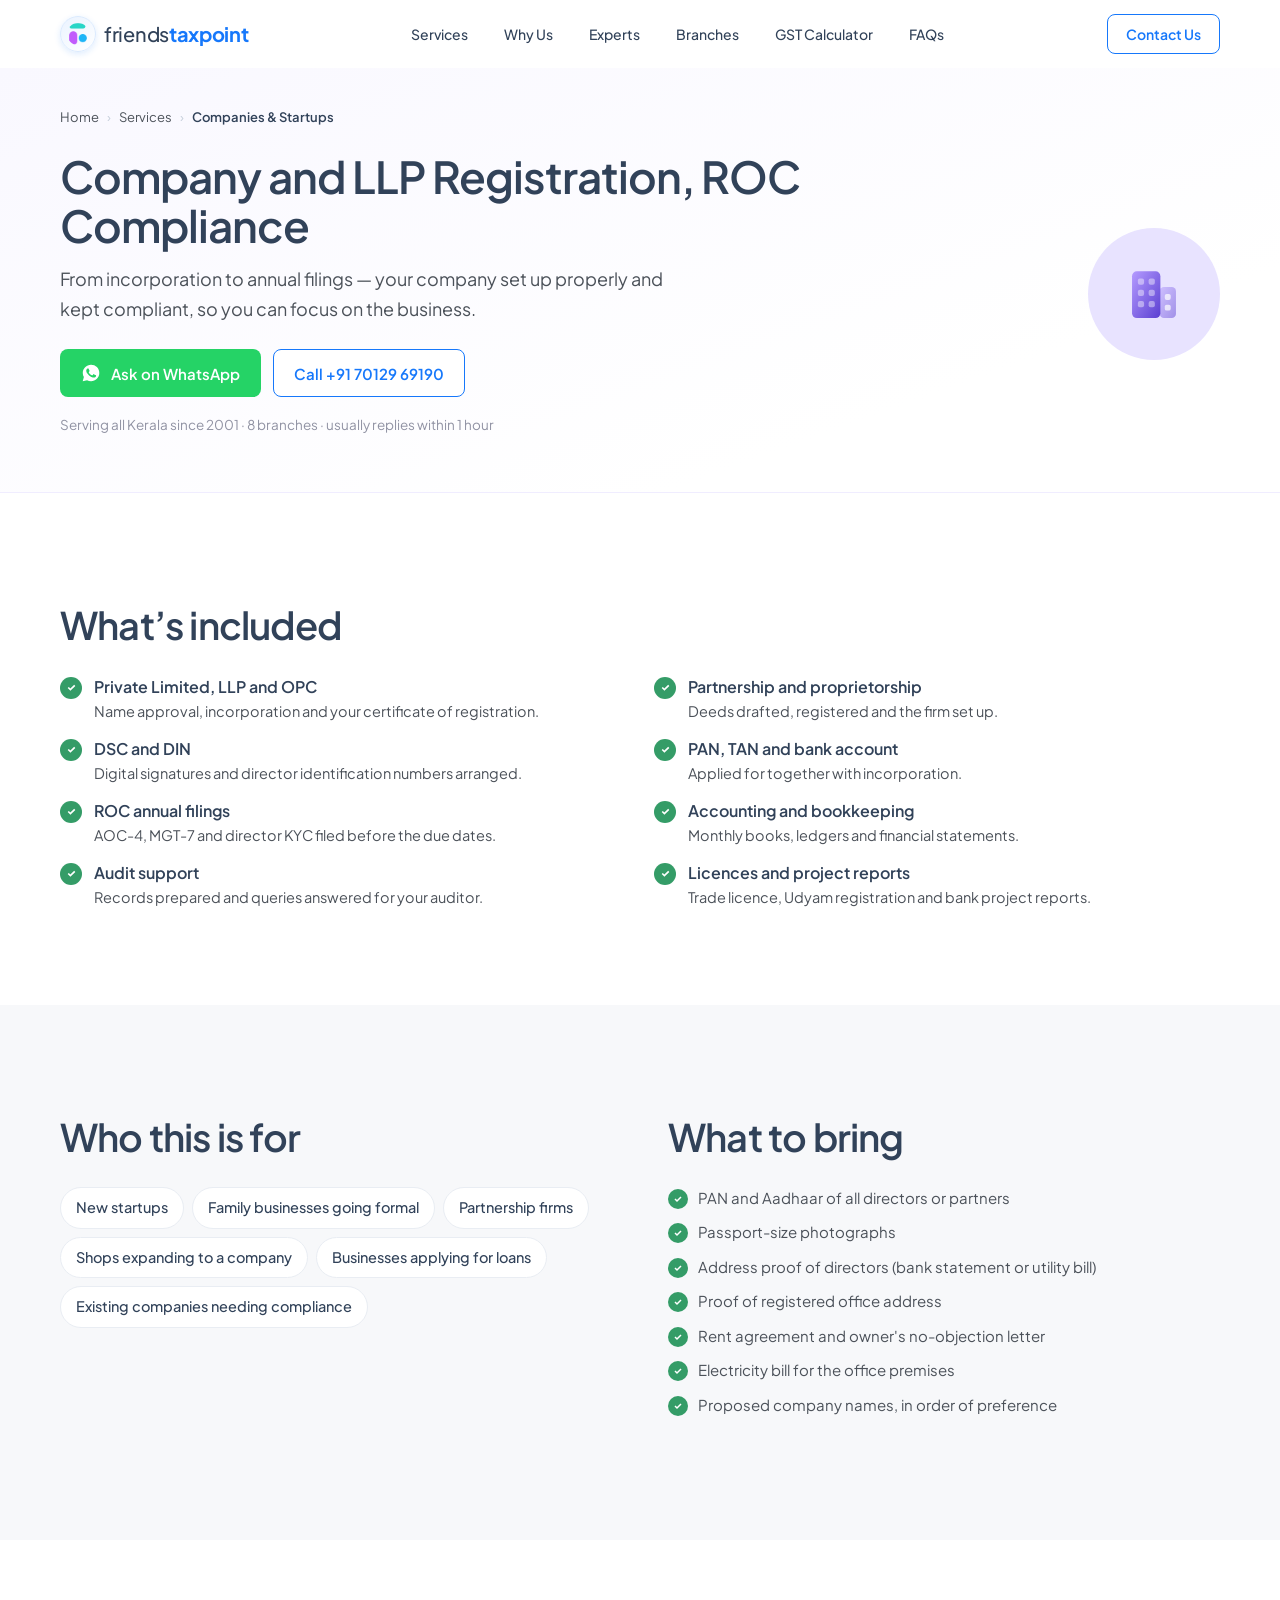
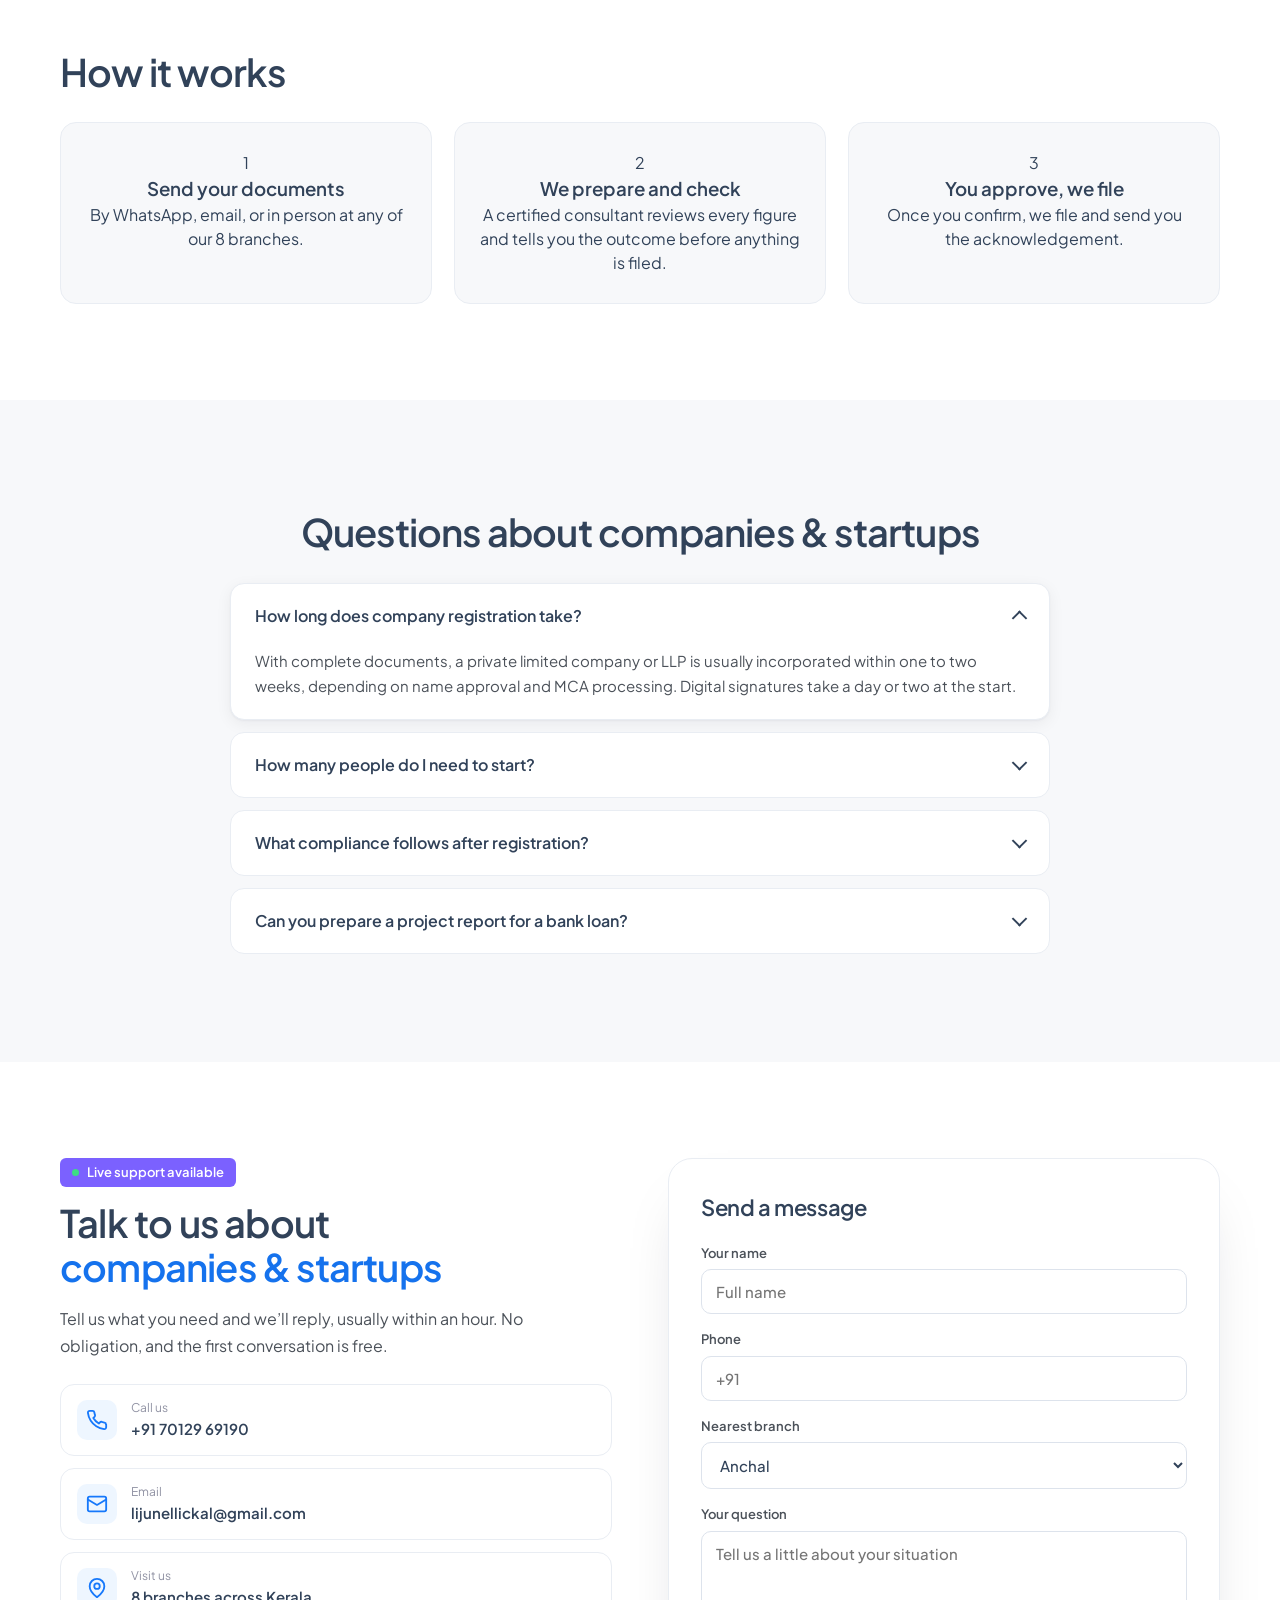
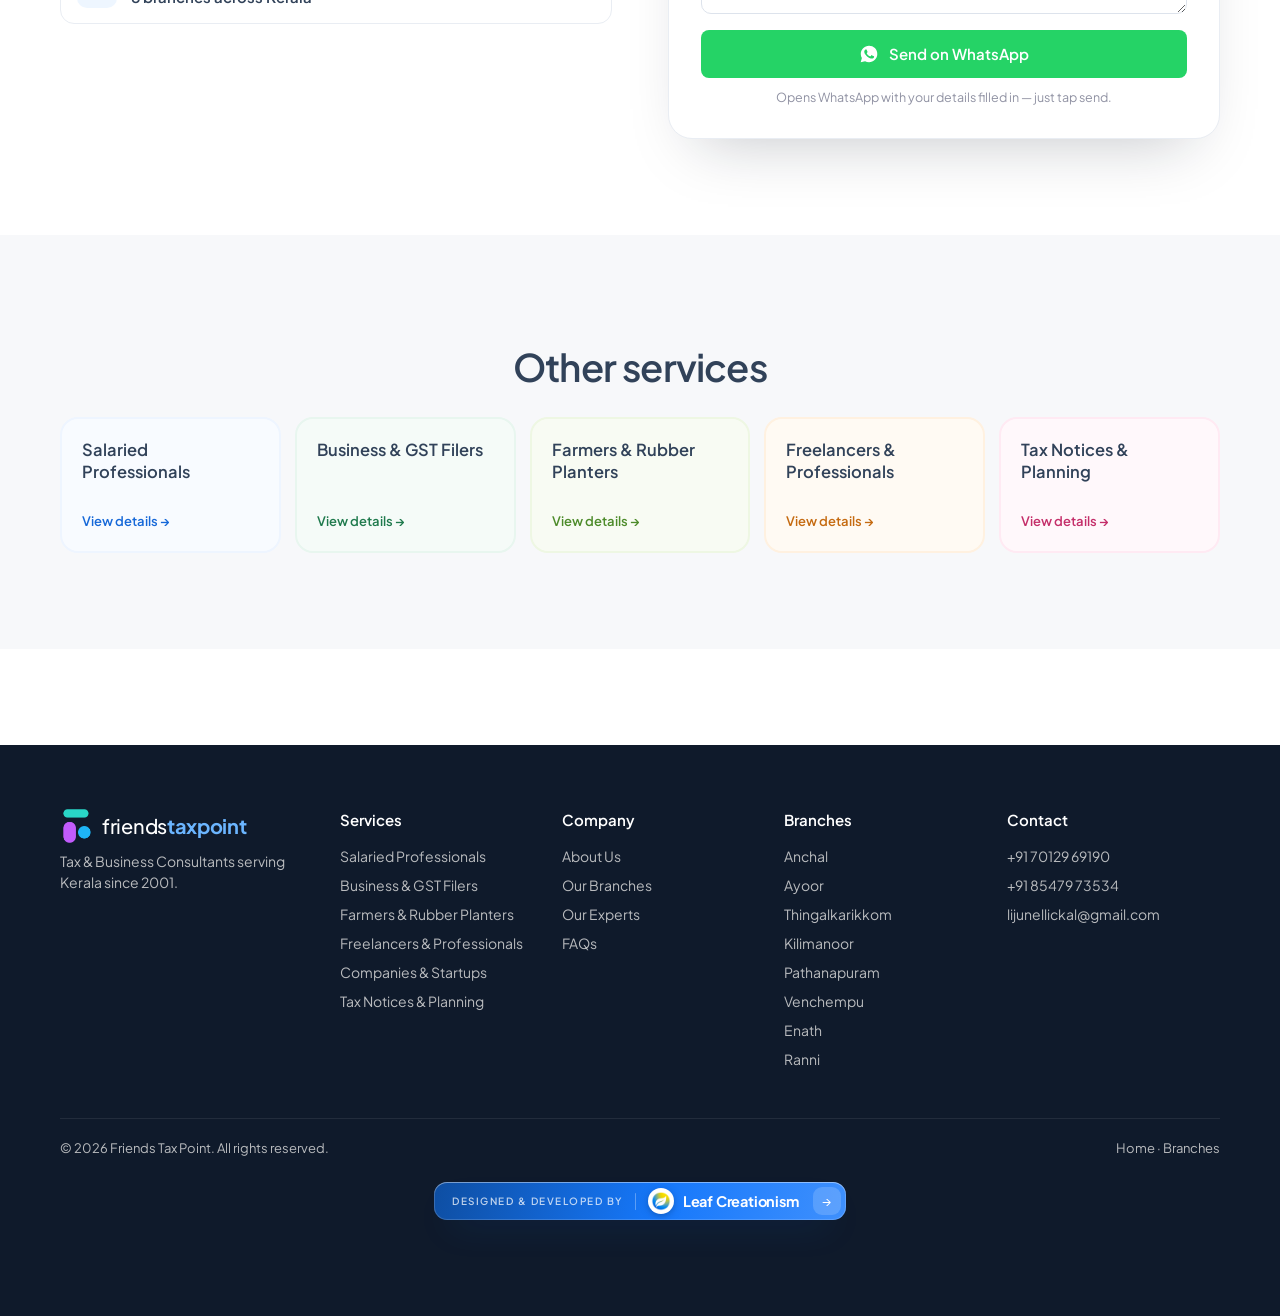
<file: services/company-llp-registration.html>
<!doctype html>
<html lang="en-IN">
<head>
  <meta charset="utf-8" />
  <meta name="viewport" content="width=device-width, initial-scale=1" />
  <title>Company & LLP Registration in Kerala | ROC Filing | Friends Tax Point</title>
  <meta name="description" content="Private limited, LLP and OPC registration in Kerala, plus ROC annual filings, bookkeeping, audit support, partnership deeds, licences and project reports." />
  <link rel="canonical" href="https://friendstaxpoint.com/services/company-llp-registration.html" />
  <meta name="robots" content="index, follow, max-image-preview:large, max-snippet:-1" />
  <meta name="geo.region" content="IN-KL" />
  <meta property="og:type" content="website" />
  <meta property="og:site_name" content="Friends Tax Point" />
  <meta property="og:locale" content="en_IN" />
  <meta property="og:url" content="https://friendstaxpoint.com/services/company-llp-registration.html" />
  <meta property="og:title" content="Company & LLP Registration in Kerala | ROC Filing | Friends Tax Point" />
  <meta property="og:description" content="Private limited, LLP and OPC registration in Kerala, plus ROC annual filings, bookkeeping, audit support, partnership deeds, licences and project reports." />
  <meta property="og:image" content="https://friendstaxpoint.com/images/og-image.jpg" />
  <meta name="twitter:card" content="summary_large_image" />
  <meta name="theme-color" content="#1678fb" />
  <link rel="icon" type="image/png" sizes="32x32" href="../favicon-32.png" />
  <link rel="apple-touch-icon" href="../apple-touch-icon.png" />
  <link rel="preconnect" href="https://fonts.googleapis.com" />
  <link rel="preconnect" href="https://fonts.gstatic.com" crossorigin />
  <link href="https://fonts.googleapis.com/css2?family=Plus+Jakarta+Sans:wght@400;500;600;700&display=swap" rel="stylesheet" />
  <link rel="stylesheet" href="../styles.css?v=144011c" />
  <script type="application/ld+json">
  {
    "@context": "https://schema.org",
    "@graph": [
      {
        "@type": "Service",
        "@id": "https://friendstaxpoint.com/services/company-llp-registration.html#service",
        "name": "Company and LLP Registration, ROC Compliance",
        "serviceType": "Companies & Startups",
        "description": "Private limited, LLP and OPC registration in Kerala, plus ROC annual filings, bookkeeping, audit support, partnership deeds, licences and project reports.",
        "url": "https://friendstaxpoint.com/services/company-llp-registration.html",
        "provider": {
          "@type": "AccountingService",
          "@id": "https://friendstaxpoint.com/#business",
          "name": "Friends Tax Point",
          "telephone": "+91-7012969190",
          "url": "https://friendstaxpoint.com/",
          "areaServed": [
            {
              "@type": "State",
              "name": "Kerala"
            },
            {
              "@type": "AdministrativeArea",
              "name": "Thiruvananthapuram district"
            },
            {
              "@type": "AdministrativeArea",
              "name": "Kollam district"
            },
            {
              "@type": "AdministrativeArea",
              "name": "Pathanamthitta district"
            },
            {
              "@type": "AdministrativeArea",
              "name": "Alappuzha district"
            },
            {
              "@type": "AdministrativeArea",
              "name": "Kottayam district"
            },
            {
              "@type": "AdministrativeArea",
              "name": "Idukki district"
            },
            {
              "@type": "AdministrativeArea",
              "name": "Ernakulam district"
            },
            {
              "@type": "AdministrativeArea",
              "name": "Thrissur district"
            },
            {
              "@type": "AdministrativeArea",
              "name": "Palakkad district"
            },
            {
              "@type": "AdministrativeArea",
              "name": "Malappuram district"
            },
            {
              "@type": "AdministrativeArea",
              "name": "Kozhikode district"
            },
            {
              "@type": "AdministrativeArea",
              "name": "Wayanad district"
            },
            {
              "@type": "AdministrativeArea",
              "name": "Kannur district"
            },
            {
              "@type": "AdministrativeArea",
              "name": "Kasaragod district"
            }
          ]
        },
        "areaServed": [
          {
            "@type": "State",
            "name": "Kerala"
          },
          {
            "@type": "AdministrativeArea",
            "name": "Thiruvananthapuram district"
          },
          {
            "@type": "AdministrativeArea",
            "name": "Kollam district"
          },
          {
            "@type": "AdministrativeArea",
            "name": "Pathanamthitta district"
          },
          {
            "@type": "AdministrativeArea",
            "name": "Alappuzha district"
          },
          {
            "@type": "AdministrativeArea",
            "name": "Kottayam district"
          },
          {
            "@type": "AdministrativeArea",
            "name": "Idukki district"
          },
          {
            "@type": "AdministrativeArea",
            "name": "Ernakulam district"
          },
          {
            "@type": "AdministrativeArea",
            "name": "Thrissur district"
          },
          {
            "@type": "AdministrativeArea",
            "name": "Palakkad district"
          },
          {
            "@type": "AdministrativeArea",
            "name": "Malappuram district"
          },
          {
            "@type": "AdministrativeArea",
            "name": "Kozhikode district"
          },
          {
            "@type": "AdministrativeArea",
            "name": "Wayanad district"
          },
          {
            "@type": "AdministrativeArea",
            "name": "Kannur district"
          },
          {
            "@type": "AdministrativeArea",
            "name": "Kasaragod district"
          }
        ],
        "hasOfferCatalog": {
          "@type": "OfferCatalog",
          "name": "Company and LLP Registration, ROC Compliance",
          "itemListElement": [
            {
              "@type": "Offer",
              "itemOffered": {
                "@type": "Service",
                "name": "Private Limited, LLP and OPC"
              }
            },
            {
              "@type": "Offer",
              "itemOffered": {
                "@type": "Service",
                "name": "Partnership and proprietorship"
              }
            },
            {
              "@type": "Offer",
              "itemOffered": {
                "@type": "Service",
                "name": "DSC and DIN"
              }
            },
            {
              "@type": "Offer",
              "itemOffered": {
                "@type": "Service",
                "name": "PAN, TAN and bank account"
              }
            },
            {
              "@type": "Offer",
              "itemOffered": {
                "@type": "Service",
                "name": "ROC annual filings"
              }
            },
            {
              "@type": "Offer",
              "itemOffered": {
                "@type": "Service",
                "name": "Accounting and bookkeeping"
              }
            },
            {
              "@type": "Offer",
              "itemOffered": {
                "@type": "Service",
                "name": "Audit support"
              }
            },
            {
              "@type": "Offer",
              "itemOffered": {
                "@type": "Service",
                "name": "Licences and project reports"
              }
            }
          ]
        }
      },
      {
        "@type": "BreadcrumbList",
        "itemListElement": [
          {
            "@type": "ListItem",
            "position": 1,
            "name": "Home",
            "item": "https://friendstaxpoint.com/"
          },
          {
            "@type": "ListItem",
            "position": 2,
            "name": "Services",
            "item": "https://friendstaxpoint.com/#for"
          },
          {
            "@type": "ListItem",
            "position": 3,
            "name": "Companies & Startups",
            "item": "https://friendstaxpoint.com/services/company-llp-registration.html"
          }
        ]
      },
      {
        "@type": "FAQPage",
        "mainEntity": [
          {
            "@type": "Question",
            "name": "How long does company registration take?",
            "acceptedAnswer": {
              "@type": "Answer",
              "text": "With complete documents, a private limited company or LLP is usually incorporated within one to two weeks, depending on name approval and MCA processing. Digital signatures take a day or two at the start."
            }
          },
          {
            "@type": "Question",
            "name": "How many people do I need to start?",
            "acceptedAnswer": {
              "@type": "Answer",
              "text": "A private limited company needs at least two directors and two shareholders. An LLP needs two partners. If you are on your own, a One Person Company or a proprietorship may suit you better — we'll explain the trade-offs."
            }
          },
          {
            "@type": "Question",
            "name": "What compliance follows after registration?",
            "acceptedAnswer": {
              "@type": "Answer",
              "text": "Every company files annual returns with the ROC, keeps books, holds board meetings and files income tax returns — whether or not it trades. Missing these brings penalties that grow daily, so we keep a calendar for you."
            }
          },
          {
            "@type": "Question",
            "name": "Can you prepare a project report for a bank loan?",
            "acceptedAnswer": {
              "@type": "Answer",
              "text": "Yes. We prepare project reports with financial projections in the format banks and schemes expect, based on realistic figures for your business."
            }
          }
        ]
      }
    ]
  }
  </script>
</head>
<body>

<header class="header" id="top">
  <div class="container header__inner">
    <a href="../index.html" class="logo">
      <img src="../images/logo.png?v=2" alt="Friends Tax Point" />
      <span>friends<b>taxpoint</b></span>
    </a>
    <nav class="nav" id="nav">
      <a href="../index.html#for">Services</a>
      <a href="../index.html#why">Why Us</a>
      <a href="../index.html#experts">Experts</a>
      <a href="../index.html#branches">Branches</a>
      <a href="../index.html#calculator">GST Calculator</a>
      <a href="../index.html#faq">FAQs</a>
    </nav>
    <div class="header__cta">
      <a href="#enquire" class="btn btn--outline btn--sm shine">Contact Us</a>
      <a href="tel:+917012969190" class="hcall" aria-label="Call Friends Tax Point"><svg viewBox="0 0 24 24"><path d="M22 16.9v3a2 2 0 0 1-2.2 2 19.8 19.8 0 0 1-8.6-3.1 19.5 19.5 0 0 1-6-6A19.8 19.8 0 0 1 2.1 4.2 2 2 0 0 1 4.1 2h3a2 2 0 0 1 2 1.7c.1.9.4 1.8.7 2.7a2 2 0 0 1-.5 2.1L8 9.8a16 16 0 0 0 6 6l1.3-1.3a2 2 0 0 1 2.1-.4c.9.3 1.8.6 2.7.7a2 2 0 0 1 1.7 2z"/></svg></a>
      <button class="burger" id="burger" aria-label="Menu" aria-expanded="false"><span></span><span></span><span></span></button>
    </div>
  </div>
</header>

<main>
<section class="svc-hero p-lav">
  <div class="container">
    <nav class="crumb" aria-label="Breadcrumb">
      <a href="../index.html">Home</a> <span>&#8250;</span> <a href="../index.html#for">Services</a> <span>&#8250;</span> <b>Companies & Startups</b>
    </nav>
    <div class="svc-hero__grid">
      <div>
        <h1>Company and LLP Registration, ROC Compliance</h1>
        <p class="lead">From incorporation to annual filings — your company set up properly and kept compliant, so you can focus on the business.</p>
        <div class="svc-hero__cta">
          <a href="#enquire" class="btn btn--wa"><svg viewBox="0 0 24 24" class="wa-ico" aria-hidden="true"><path fill="currentColor" stroke="none" d="M12.04 2C6.58 2 2.13 6.45 2.13 11.91c0 1.75.46 3.45 1.32 4.95L2.05 22l5.25-1.38a9.9 9.9 0 0 0 4.74 1.21h.01c5.46 0 9.91-4.45 9.91-9.91 0-2.65-1.03-5.14-2.9-7.01A9.84 9.84 0 0 0 12.04 2zm5.8 14.06c-.24.68-1.4 1.3-1.95 1.38-.5.07-1.13.1-1.82-.11-.42-.13-.96-.31-1.65-.61-2.9-1.25-4.8-4.17-4.94-4.36-.14-.2-1.18-1.57-1.18-3s.75-2.13 1.02-2.42c.27-.29.58-.36.78-.36l.56.01c.18.01.42-.07.66.5.24.58.82 2 .89 2.14.07.15.12.32.02.51-.1.2-.15.32-.29.5-.15.17-.31.38-.44.51-.15.15-.3.31-.13.6.17.29.75 1.24 1.61 2 1.1.98 2.03 1.29 2.32 1.43.29.15.46.12.63-.07.17-.2.73-.85.92-1.14.2-.29.39-.24.66-.15.27.1 1.7.8 2 .95.29.14.48.22.55.34.07.12.07.7-.17 1.38z"/></svg>Ask on WhatsApp</a>
          <a href="tel:+917012969190" class="btn btn--outline">Call +91 70129 69190</a>
        </div>
        <p class="svc-hero__note">Serving all Kerala since 2001 &middot; 8 branches &middot; usually replies within 1 hour</p>
      </div>
      <span class="svc-hero__icon"><svg viewBox="0 0 48 48" class="ai ai-building"><defs><linearGradient id="gBld" x1="0" y1="0" x2="1" y2="1"><stop offset="0" stop-color="#b49bff"/><stop offset="1" stop-color="#5b3fd1"/></linearGradient></defs><rect x="28" y="19" width="11.5" height="22" rx="3" fill="url(#gBld)" fill-opacity=".5"/><rect x="8.5" y="8" width="20" height="33" rx="3.4" fill="url(#gBld)"/><g class="win"><rect x="12.6" y="13" width="4.4" height="4.4" rx="1.4"/><rect x="20.2" y="13" width="4.4" height="4.4" rx="1.4"/><rect x="12.6" y="21" width="4.4" height="4.4" rx="1.4"/><rect x="20.2" y="21" width="4.4" height="4.4" rx="1.4"/><rect x="12.6" y="29" width="4.4" height="4.4" rx="1.4"/><rect x="20.2" y="29" width="4.4" height="4.4" rx="1.4"/></g><rect x="31.6" y="24" width="4.2" height="4.2" rx="1.3" fill="#fff" fill-opacity=".7"/><rect x="31.6" y="31.5" width="4.2" height="4.2" rx="1.3" fill="#fff" fill-opacity=".7"/></svg></span>
    </div>
  </div>
</section>

<section class="section">
  <div class="container">
    <h2 class="h2 svc-h2">What&rsquo;s included</h2>
    <ul class="inc-grid">
        <li><b>Private Limited, LLP and OPC</b><span>Name approval, incorporation and your certificate of registration.</span></li>
        <li><b>Partnership and proprietorship</b><span>Deeds drafted, registered and the firm set up.</span></li>
        <li><b>DSC and DIN</b><span>Digital signatures and director identification numbers arranged.</span></li>
        <li><b>PAN, TAN and bank account</b><span>Applied for together with incorporation.</span></li>
        <li><b>ROC annual filings</b><span>AOC-4, MGT-7 and director KYC filed before the due dates.</span></li>
        <li><b>Accounting and bookkeeping</b><span>Monthly books, ledgers and financial statements.</span></li>
        <li><b>Audit support</b><span>Records prepared and queries answered for your auditor.</span></li>
        <li><b>Licences and project reports</b><span>Trade licence, Udyam registration and bank project reports.</span></li>
    </ul>
  </div>
</section>

<section class="section section--soft">
  <div class="container svc-two">
    <div>
      <h2 class="h2 svc-h2">Who this is for</h2>
      <ul class="chips-list">
<li>New startups</li>
<li>Family businesses going formal</li>
<li>Partnership firms</li>
<li>Shops expanding to a company</li>
<li>Businesses applying for loans</li>
<li>Existing companies needing compliance</li>
      </ul>
    </div>
    <div>
      <h2 class="h2 svc-h2">What to bring</h2>
      <ul class="ticks">
<li>PAN and Aadhaar of all directors or partners</li>
<li>Passport-size photographs</li>
<li>Address proof of directors (bank statement or utility bill)</li>
<li>Proof of registered office address</li>
<li>Rent agreement and owner's no-objection letter</li>
<li>Electricity bill for the office premises</li>
<li>Proposed company names, in order of preference</li>
      </ul>
    </div>
  </div>
</section>

<section class="section">
  <div class="container">
    <h2 class="h2 svc-h2">How it works</h2>
    <div class="steps-row">
      <div class="step"><div class="step__num">1</div><h3>Send your documents</h3><p>By WhatsApp, email, or in person at any of our 8 branches.</p></div>
      <div class="step"><div class="step__num">2</div><h3>We prepare and check</h3><p>A certified consultant reviews every figure and tells you the outcome before anything is filed.</p></div>
      <div class="step"><div class="step__num">3</div><h3>You approve, we file</h3><p>Once you confirm, we file and send you the acknowledgement.</p></div>
    </div>
  </div>
</section>

<section class="section section--soft">
  <div class="container narrow">
    <h2 class="h2 svc-h2 centered">Questions about companies & startups</h2>
    <div class="faq">
      <details class="reveal" open><summary>How long does company registration take?</summary><div><p>With complete documents, a private limited company or LLP is usually incorporated within one to two weeks, depending on name approval and MCA processing. Digital signatures take a day or two at the start.</p></div></details>
      <details class="reveal"><summary>How many people do I need to start?</summary><div><p>A private limited company needs at least two directors and two shareholders. An LLP needs two partners. If you are on your own, a One Person Company or a proprietorship may suit you better — we'll explain the trade-offs.</p></div></details>
      <details class="reveal"><summary>What compliance follows after registration?</summary><div><p>Every company files annual returns with the ROC, keeps books, holds board meetings and files income tax returns — whether or not it trades. Missing these brings penalties that grow daily, so we keep a calendar for you.</p></div></details>
      <details class="reveal"><summary>Can you prepare a project report for a bank loan?</summary><div><p>Yes. We prepare project reports with financial projections in the format banks and schemes expect, based on realistic figures for your business.</p></div></details>
    </div>
  </div>
</section>

<section class="section" id="enquire">
  <div class="container svc-form-wrap">
    <div class="reveal">
      <span class="label"><i class="live"></i> Live support available</span>
      <h2 class="h2">Talk to us about<br /><span class="blue">companies & startups</span></h2>
      <p class="lead">Tell us what you need and we&rsquo;ll reply, usually within an hour. No obligation, and the first conversation is free.</p>
      <div class="clist">
        <a href="tel:+917012969190" class="citem"><svg viewBox="0 0 24 24" class="ai ai-phone"><path class="wiggle" d="M22 16.9v3a2 2 0 0 1-2.2 2 19.8 19.8 0 0 1-8.6-3.1 19.5 19.5 0 0 1-6-6A19.8 19.8 0 0 1 2.1 4.2 2 2 0 0 1 4.1 2h3a2 2 0 0 1 2 1.7c.1.9.4 1.8.7 2.7a2 2 0 0 1-.5 2.1L8 9.8a16 16 0 0 0 6 6l1.3-1.3a2 2 0 0 1 2.1-.4c.9.3 1.8.6 2.7.7a2 2 0 0 1 1.7 2z"/></svg><div><small>Call us</small><b>+91 70129 69190</b></div></a>
        <a href="mailto:lijunellickal@gmail.com" class="citem"><svg viewBox="0 0 24 24" class="ai ai-mail"><rect x="2" y="4" width="20" height="16" rx="2"/><path class="flap" d="m22 7-10 6L2 7"/></svg><div><small>Email</small><b>lijunellickal@gmail.com</b></div></a>
        <a href="../index.html#branches" class="citem"><svg viewBox="0 0 24 24" class="ai ai-pin"><g class="drop"><path d="M20 10c0 6-8 12-8 12s-8-6-8-12a8 8 0 0 1 16 0z"/><circle cx="12" cy="10" r="3"/></g></svg><div><small>Visit us</small><b>8 branches across Kerala</b></div></a>
      </div>
    </div>
    <form class="form reveal" id="contactForm" data-service="Business Registration">
      <h3>Send a message</h3>
      <label>Your name<input name="name" required placeholder="Full name" /></label>
      <label>Phone<input name="phone" required placeholder="+91" /></label>
      <label>Nearest branch
        <select name="branch"><option>Anchal</option><option>Ayoor</option><option>Thingalkarikkom</option><option>Kilimanoor</option><option>Pathanapuram</option><option>Venchempu</option><option>Enath</option><option>Ranni</option><option>Not sure</option></select>
      </label>
      <label>Your question<textarea name="message" rows="3" placeholder="Tell us a little about your situation"></textarea></label>
      <button type="submit" class="btn btn--wa btn--block"><svg viewBox="0 0 24 24" class="wa-ico" aria-hidden="true"><path fill="currentColor" stroke="none" d="M12.04 2C6.58 2 2.13 6.45 2.13 11.91c0 1.75.46 3.45 1.32 4.95L2.05 22l5.25-1.38a9.9 9.9 0 0 0 4.74 1.21h.01c5.46 0 9.91-4.45 9.91-9.91 0-2.65-1.03-5.14-2.9-7.01A9.84 9.84 0 0 0 12.04 2zm5.8 14.06c-.24.68-1.4 1.3-1.95 1.38-.5.07-1.13.1-1.82-.11-.42-.13-.96-.31-1.65-.61-2.9-1.25-4.8-4.17-4.94-4.36-.14-.2-1.18-1.57-1.18-3s.75-2.13 1.02-2.42c.27-.29.58-.36.78-.36l.56.01c.18.01.42-.07.66.5.24.58.82 2 .89 2.14.07.15.12.32.02.51-.1.2-.15.32-.29.5-.15.17-.31.38-.44.51-.15.15-.3.31-.13.6.17.29.75 1.24 1.61 2 1.1.98 2.03 1.29 2.32 1.43.29.15.46.12.63-.07.17-.2.73-.85.92-1.14.2-.29.39-.24.66-.15.27.1 1.7.8 2 .95.29.14.48.22.55.34.07.12.07.7-.17 1.38z"/></svg>Send on WhatsApp</button>
      <p class="form__note">Opens WhatsApp with your details filled in &mdash; just tap send.</p>
    </form>
  </div>
</section>

<section class="section section--soft">
  <div class="container">
    <h2 class="h2 svc-h2 centered">Other services</h2>
    <div class="rel-grid">
        <a class="rel-card p-blue" href="itr-filing-salaried.html"><span class="rel-card__t">Salaried Professionals</span><span class="rel-card__g">View details <i>&#8594;</i></span></a>
        <a class="rel-card p-mint" href="gst-registration-returns.html"><span class="rel-card__t">Business & GST Filers</span><span class="rel-card__g">View details <i>&#8594;</i></span></a>
        <a class="rel-card p-lime" href="rubber-board-agriculture.html"><span class="rel-card__t">Farmers & Rubber Planters</span><span class="rel-card__g">View details <i>&#8594;</i></span></a>
        <a class="rel-card p-peach" href="freelancer-tax-filing.html"><span class="rel-card__t">Freelancers & Professionals</span><span class="rel-card__g">View details <i>&#8594;</i></span></a>
        <a class="rel-card p-pink" href="tax-notice-reply.html"><span class="rel-card__t">Tax Notices & Planning</span><span class="rel-card__g">View details <i>&#8594;</i></span></a>
    </div>
  </div>
</section>
</main>

<footer class="footer">
  <div class="container footer__grid">
    <div>
      <a href="../index.html" class="logo logo--light"><img src="../images/logo.png?v=2" alt="" /><span>friends<b>taxpoint</b></span></a>
      <p>Tax &amp; Business Consultants serving Kerala since 2001.</p>
    </div>
    <div><h4>Services</h4><a href="itr-filing-salaried.html">Salaried Professionals</a>
<a href="gst-registration-returns.html">Business & GST Filers</a>
<a href="rubber-board-agriculture.html">Farmers & Rubber Planters</a>
<a href="freelancer-tax-filing.html">Freelancers & Professionals</a>
<a href="company-llp-registration.html">Companies & Startups</a>
<a href="tax-notice-reply.html">Tax Notices & Planning</a></div>
    <div><h4>Company</h4><a href="../index.html#about">About Us</a><a href="../index.html#branches">Our Branches</a><a href="../index.html#experts">Our Experts</a><a href="../index.html#faq">FAQs</a></div>
    <div><h4>Branches</h4><a href="../index.html#branches">Anchal</a><a href="../index.html#branches">Ayoor</a><a href="../index.html#branches">Thingalkarikkom</a><a href="../index.html#branches">Kilimanoor</a><a href="../index.html#branches">Pathanapuram</a><a href="../index.html#branches">Venchempu</a><a href="../index.html#branches">Enath</a><a href="../index.html#branches">Ranni</a></div>
    <div><h4>Contact</h4><a href="tel:+917012969190">+91 70129 69190</a><a href="tel:+918547973534">+91 85479 73534</a><a href="mailto:lijunellickal@gmail.com">lijunellickal@gmail.com</a></div>
  </div>
  <div class="container footer__bottom">
    <span>&copy; <span id="year"></span> Friends Tax Point. All rights reserved.</span>
    <span><a href="../index.html">Home</a> &middot; <a href="../index.html#branches">Branches</a></span>
  </div>
  <div class="container">
    <a class="credit" href="https://leafcreationism.in" target="_blank" rel="noopener">
      <span class="credit__shine" aria-hidden="true"></span>
      <span class="credit__label">Designed &amp; developed by</span>
      <span class="credit__brand">
        <img class="credit__leaf" src="../images/leaf-creationism-logo.png" alt="Leaf Creationism logo" width="22" height="22" loading="lazy" decoding="async" />
        Leaf Creationism
      </span>
      <i class="credit__go" aria-hidden="true">&#8594;</i>
    </a>
  </div>
</footer>

<script src="../service.js?v=144011c"></script>
</body>
</html>
</file>
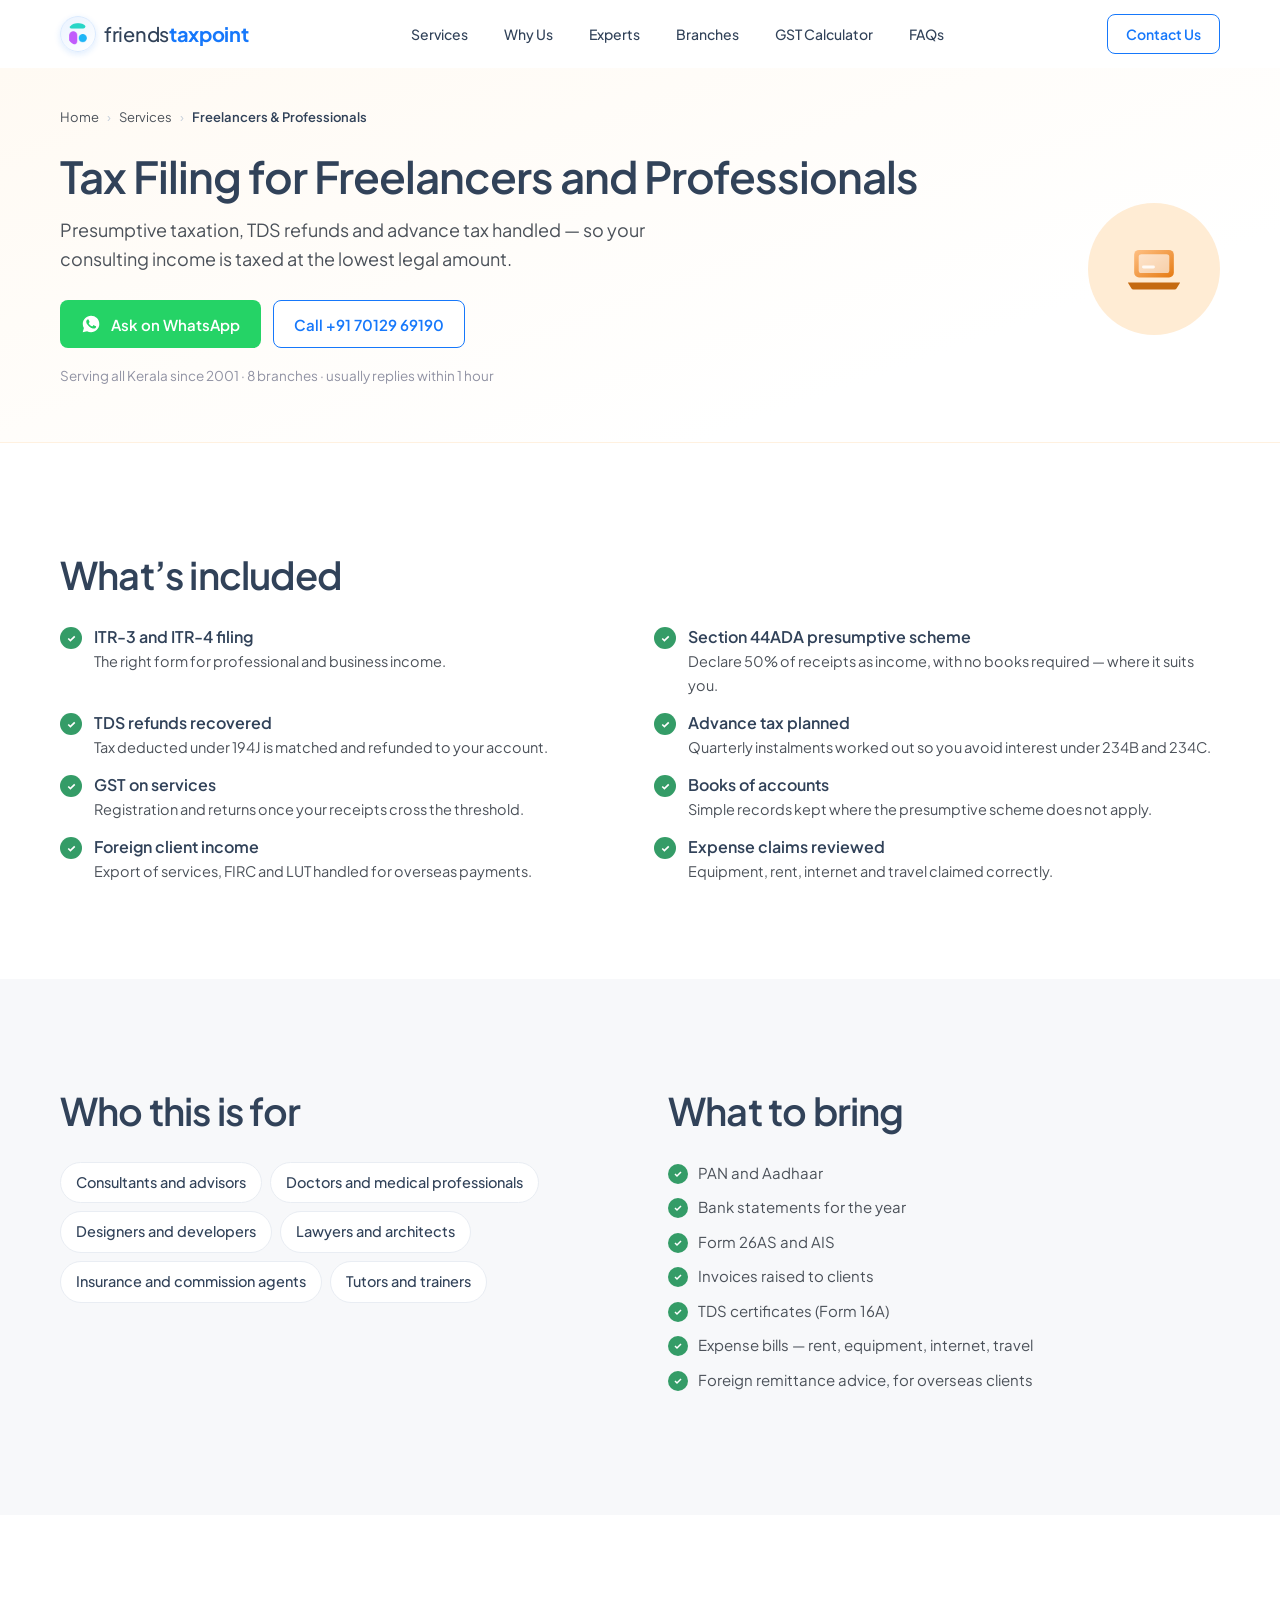
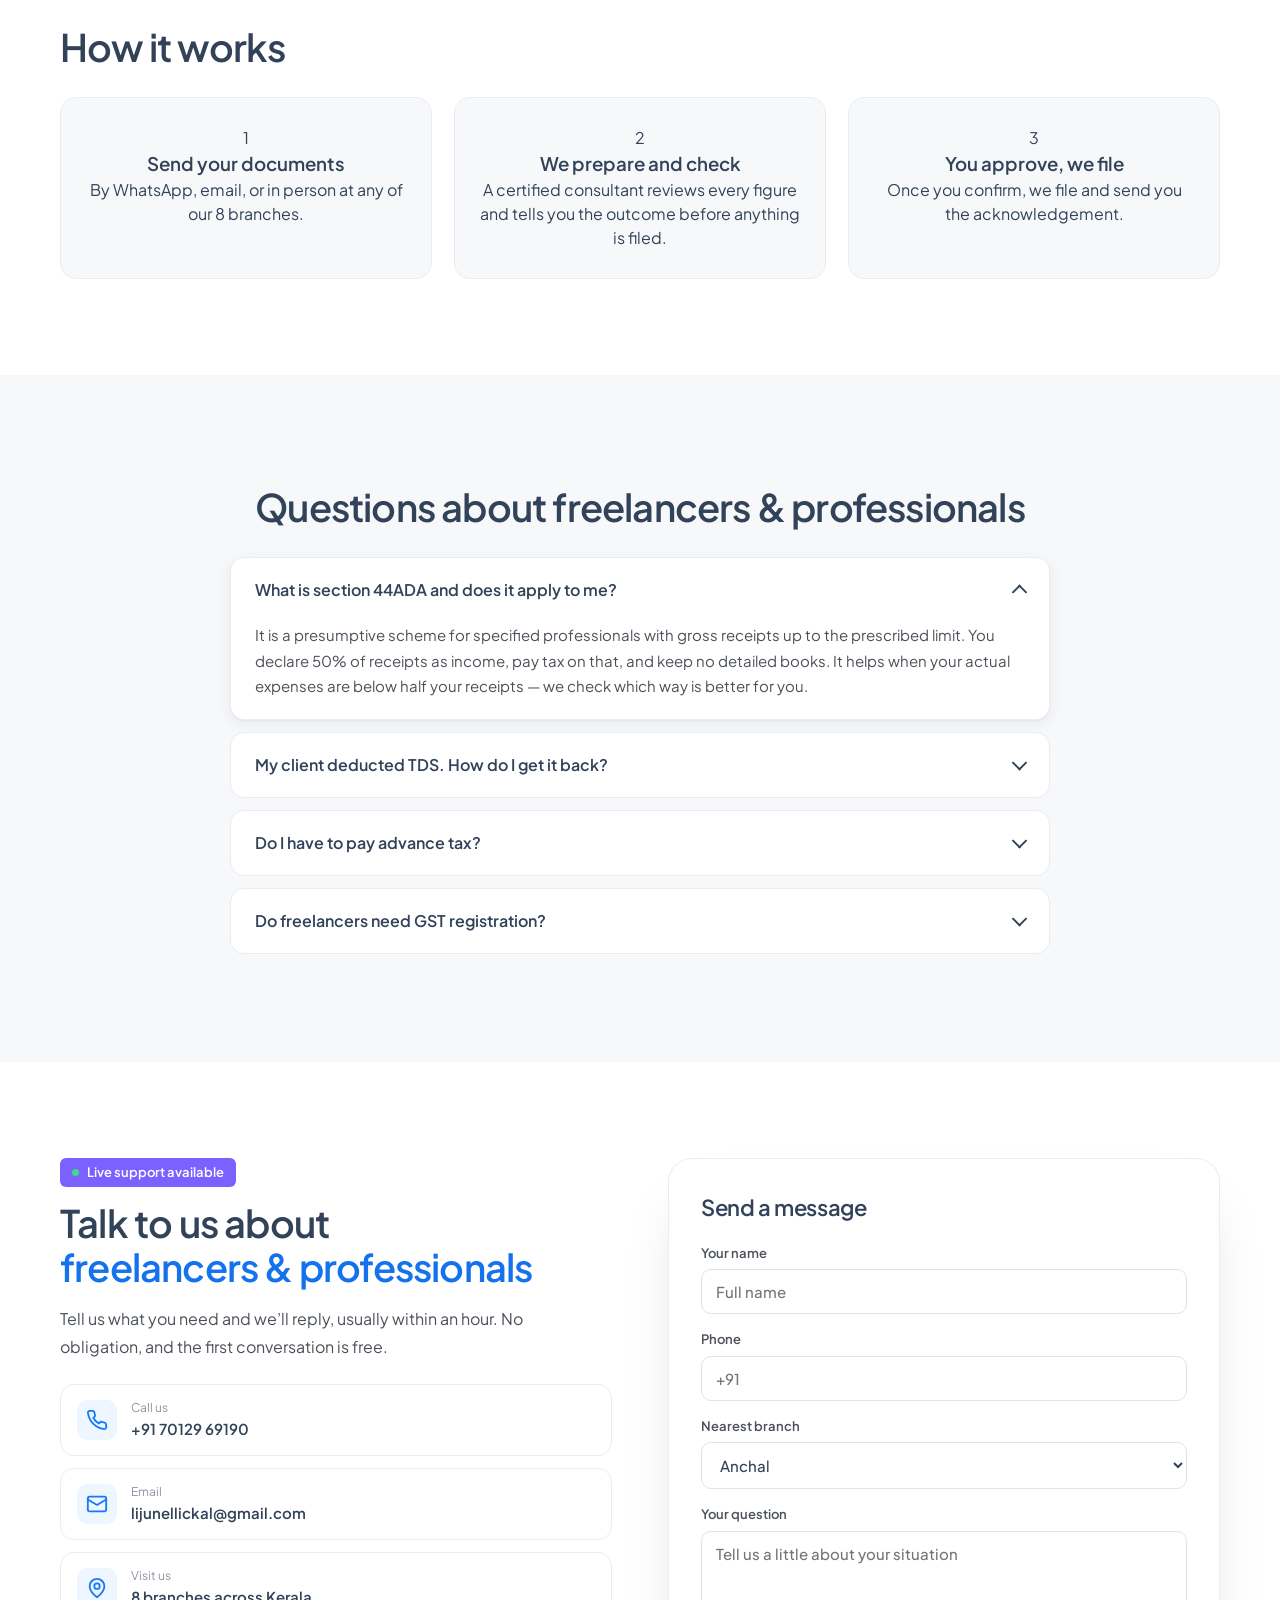
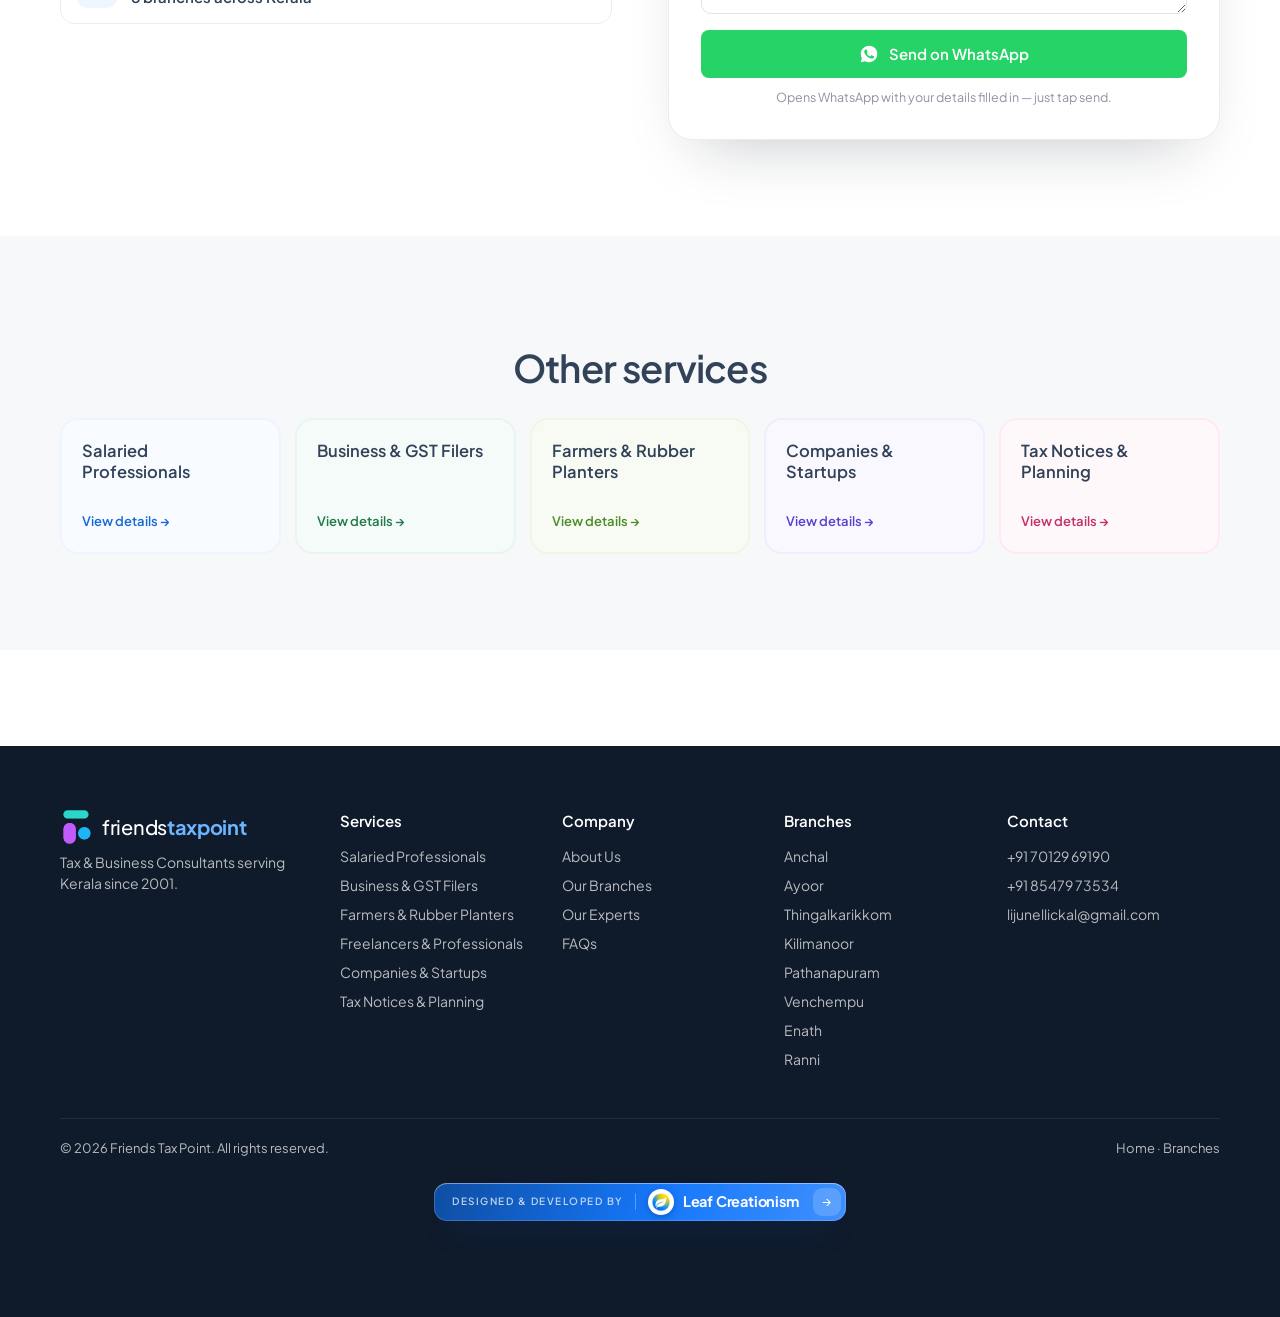
<file: services/freelancer-tax-filing.html>
<!doctype html>
<html lang="en-IN">
<head>
  <meta charset="utf-8" />
  <meta name="viewport" content="width=device-width, initial-scale=1" />
  <title>Freelancer & Professional Tax Filing in Kerala | Friends Tax Point</title>
  <meta name="description" content="Income tax filing for freelancers, consultants, doctors and professionals in Kerala. Section 44ADA presumptive taxation, TDS refunds, advance tax and GST on services." />
  <link rel="canonical" href="https://friendstaxpoint.com/services/freelancer-tax-filing.html" />
  <meta name="robots" content="index, follow, max-image-preview:large, max-snippet:-1" />
  <meta name="geo.region" content="IN-KL" />
  <meta property="og:type" content="website" />
  <meta property="og:site_name" content="Friends Tax Point" />
  <meta property="og:locale" content="en_IN" />
  <meta property="og:url" content="https://friendstaxpoint.com/services/freelancer-tax-filing.html" />
  <meta property="og:title" content="Freelancer & Professional Tax Filing in Kerala | Friends Tax Point" />
  <meta property="og:description" content="Income tax filing for freelancers, consultants, doctors and professionals in Kerala. Section 44ADA presumptive taxation, TDS refunds, advance tax and GST on services." />
  <meta property="og:image" content="https://friendstaxpoint.com/images/og-image.jpg" />
  <meta name="twitter:card" content="summary_large_image" />
  <meta name="theme-color" content="#1678fb" />
  <link rel="icon" type="image/png" sizes="32x32" href="../favicon-32.png" />
  <link rel="apple-touch-icon" href="../apple-touch-icon.png" />
  <link rel="preconnect" href="https://fonts.googleapis.com" />
  <link rel="preconnect" href="https://fonts.gstatic.com" crossorigin />
  <link href="https://fonts.googleapis.com/css2?family=Plus+Jakarta+Sans:wght@400;500;600;700&display=swap" rel="stylesheet" />
  <link rel="stylesheet" href="../styles.css?v=144011c" />
  <script type="application/ld+json">
  {
    "@context": "https://schema.org",
    "@graph": [
      {
        "@type": "Service",
        "@id": "https://friendstaxpoint.com/services/freelancer-tax-filing.html#service",
        "name": "Tax Filing for Freelancers and Professionals",
        "serviceType": "Freelancers & Professionals",
        "description": "Income tax filing for freelancers, consultants, doctors and professionals in Kerala. Section 44ADA presumptive taxation, TDS refunds, advance tax and GST on services.",
        "url": "https://friendstaxpoint.com/services/freelancer-tax-filing.html",
        "provider": {
          "@type": "AccountingService",
          "@id": "https://friendstaxpoint.com/#business",
          "name": "Friends Tax Point",
          "telephone": "+91-7012969190",
          "url": "https://friendstaxpoint.com/",
          "areaServed": [
            {
              "@type": "State",
              "name": "Kerala"
            },
            {
              "@type": "AdministrativeArea",
              "name": "Thiruvananthapuram district"
            },
            {
              "@type": "AdministrativeArea",
              "name": "Kollam district"
            },
            {
              "@type": "AdministrativeArea",
              "name": "Pathanamthitta district"
            },
            {
              "@type": "AdministrativeArea",
              "name": "Alappuzha district"
            },
            {
              "@type": "AdministrativeArea",
              "name": "Kottayam district"
            },
            {
              "@type": "AdministrativeArea",
              "name": "Idukki district"
            },
            {
              "@type": "AdministrativeArea",
              "name": "Ernakulam district"
            },
            {
              "@type": "AdministrativeArea",
              "name": "Thrissur district"
            },
            {
              "@type": "AdministrativeArea",
              "name": "Palakkad district"
            },
            {
              "@type": "AdministrativeArea",
              "name": "Malappuram district"
            },
            {
              "@type": "AdministrativeArea",
              "name": "Kozhikode district"
            },
            {
              "@type": "AdministrativeArea",
              "name": "Wayanad district"
            },
            {
              "@type": "AdministrativeArea",
              "name": "Kannur district"
            },
            {
              "@type": "AdministrativeArea",
              "name": "Kasaragod district"
            }
          ]
        },
        "areaServed": [
          {
            "@type": "State",
            "name": "Kerala"
          },
          {
            "@type": "AdministrativeArea",
            "name": "Thiruvananthapuram district"
          },
          {
            "@type": "AdministrativeArea",
            "name": "Kollam district"
          },
          {
            "@type": "AdministrativeArea",
            "name": "Pathanamthitta district"
          },
          {
            "@type": "AdministrativeArea",
            "name": "Alappuzha district"
          },
          {
            "@type": "AdministrativeArea",
            "name": "Kottayam district"
          },
          {
            "@type": "AdministrativeArea",
            "name": "Idukki district"
          },
          {
            "@type": "AdministrativeArea",
            "name": "Ernakulam district"
          },
          {
            "@type": "AdministrativeArea",
            "name": "Thrissur district"
          },
          {
            "@type": "AdministrativeArea",
            "name": "Palakkad district"
          },
          {
            "@type": "AdministrativeArea",
            "name": "Malappuram district"
          },
          {
            "@type": "AdministrativeArea",
            "name": "Kozhikode district"
          },
          {
            "@type": "AdministrativeArea",
            "name": "Wayanad district"
          },
          {
            "@type": "AdministrativeArea",
            "name": "Kannur district"
          },
          {
            "@type": "AdministrativeArea",
            "name": "Kasaragod district"
          }
        ],
        "hasOfferCatalog": {
          "@type": "OfferCatalog",
          "name": "Tax Filing for Freelancers and Professionals",
          "itemListElement": [
            {
              "@type": "Offer",
              "itemOffered": {
                "@type": "Service",
                "name": "ITR-3 and ITR-4 filing"
              }
            },
            {
              "@type": "Offer",
              "itemOffered": {
                "@type": "Service",
                "name": "Section 44ADA presumptive scheme"
              }
            },
            {
              "@type": "Offer",
              "itemOffered": {
                "@type": "Service",
                "name": "TDS refunds recovered"
              }
            },
            {
              "@type": "Offer",
              "itemOffered": {
                "@type": "Service",
                "name": "Advance tax planned"
              }
            },
            {
              "@type": "Offer",
              "itemOffered": {
                "@type": "Service",
                "name": "GST on services"
              }
            },
            {
              "@type": "Offer",
              "itemOffered": {
                "@type": "Service",
                "name": "Books of accounts"
              }
            },
            {
              "@type": "Offer",
              "itemOffered": {
                "@type": "Service",
                "name": "Foreign client income"
              }
            },
            {
              "@type": "Offer",
              "itemOffered": {
                "@type": "Service",
                "name": "Expense claims reviewed"
              }
            }
          ]
        }
      },
      {
        "@type": "BreadcrumbList",
        "itemListElement": [
          {
            "@type": "ListItem",
            "position": 1,
            "name": "Home",
            "item": "https://friendstaxpoint.com/"
          },
          {
            "@type": "ListItem",
            "position": 2,
            "name": "Services",
            "item": "https://friendstaxpoint.com/#for"
          },
          {
            "@type": "ListItem",
            "position": 3,
            "name": "Freelancers & Professionals",
            "item": "https://friendstaxpoint.com/services/freelancer-tax-filing.html"
          }
        ]
      },
      {
        "@type": "FAQPage",
        "mainEntity": [
          {
            "@type": "Question",
            "name": "What is section 44ADA and does it apply to me?",
            "acceptedAnswer": {
              "@type": "Answer",
              "text": "It is a presumptive scheme for specified professionals with gross receipts up to the prescribed limit. You declare 50% of receipts as income, pay tax on that, and keep no detailed books. It helps when your actual expenses are below half your receipts — we check which way is better for you."
            }
          },
          {
            "@type": "Question",
            "name": "My client deducted TDS. How do I get it back?",
            "acceptedAnswer": {
              "@type": "Answer",
              "text": "The TDS appears in your Form 26AS. When your actual tax works out lower than the amount deducted, filing a return gets the difference refunded to your bank account, usually within a few weeks."
            }
          },
          {
            "@type": "Question",
            "name": "Do I have to pay advance tax?",
            "acceptedAnswer": {
              "@type": "Answer",
              "text": "If your tax for the year after TDS exceeds Rs 10,000, yes — in quarterly instalments. Missing them means interest under sections 234B and 234C. We work out a schedule at the start of the year."
            }
          },
          {
            "@type": "Question",
            "name": "Do freelancers need GST registration?",
            "acceptedAnswer": {
              "@type": "Answer",
              "text": "Only once your receipts cross the threshold for services, or if you supply inter-state or through an online platform. Export of services has its own rules, and we set up an LUT so you can bill overseas clients without IGST."
            }
          }
        ]
      }
    ]
  }
  </script>
</head>
<body>

<header class="header" id="top">
  <div class="container header__inner">
    <a href="../index.html" class="logo">
      <img src="../images/logo.png?v=2" alt="Friends Tax Point" />
      <span>friends<b>taxpoint</b></span>
    </a>
    <nav class="nav" id="nav">
      <a href="../index.html#for">Services</a>
      <a href="../index.html#why">Why Us</a>
      <a href="../index.html#experts">Experts</a>
      <a href="../index.html#branches">Branches</a>
      <a href="../index.html#calculator">GST Calculator</a>
      <a href="../index.html#faq">FAQs</a>
    </nav>
    <div class="header__cta">
      <a href="#enquire" class="btn btn--outline btn--sm shine">Contact Us</a>
      <a href="tel:+917012969190" class="hcall" aria-label="Call Friends Tax Point"><svg viewBox="0 0 24 24"><path d="M22 16.9v3a2 2 0 0 1-2.2 2 19.8 19.8 0 0 1-8.6-3.1 19.5 19.5 0 0 1-6-6A19.8 19.8 0 0 1 2.1 4.2 2 2 0 0 1 4.1 2h3a2 2 0 0 1 2 1.7c.1.9.4 1.8.7 2.7a2 2 0 0 1-.5 2.1L8 9.8a16 16 0 0 0 6 6l1.3-1.3a2 2 0 0 1 2.1-.4c.9.3 1.8.6 2.7.7a2 2 0 0 1 1.7 2z"/></svg></a>
      <button class="burger" id="burger" aria-label="Menu" aria-expanded="false"><span></span><span></span><span></span></button>
    </div>
  </div>
</header>

<main>
<section class="svc-hero p-peach">
  <div class="container">
    <nav class="crumb" aria-label="Breadcrumb">
      <a href="../index.html">Home</a> <span>&#8250;</span> <a href="../index.html#for">Services</a> <span>&#8250;</span> <b>Freelancers & Professionals</b>
    </nav>
    <div class="svc-hero__grid">
      <div>
        <h1>Tax Filing for Freelancers and Professionals</h1>
        <p class="lead">Presumptive taxation, TDS refunds and advance tax handled — so your consulting income is taxed at the lowest legal amount.</p>
        <div class="svc-hero__cta">
          <a href="#enquire" class="btn btn--wa"><svg viewBox="0 0 24 24" class="wa-ico" aria-hidden="true"><path fill="currentColor" stroke="none" d="M12.04 2C6.58 2 2.13 6.45 2.13 11.91c0 1.75.46 3.45 1.32 4.95L2.05 22l5.25-1.38a9.9 9.9 0 0 0 4.74 1.21h.01c5.46 0 9.91-4.45 9.91-9.91 0-2.65-1.03-5.14-2.9-7.01A9.84 9.84 0 0 0 12.04 2zm5.8 14.06c-.24.68-1.4 1.3-1.95 1.38-.5.07-1.13.1-1.82-.11-.42-.13-.96-.31-1.65-.61-2.9-1.25-4.8-4.17-4.94-4.36-.14-.2-1.18-1.57-1.18-3s.75-2.13 1.02-2.42c.27-.29.58-.36.78-.36l.56.01c.18.01.42-.07.66.5.24.58.82 2 .89 2.14.07.15.12.32.02.51-.1.2-.15.32-.29.5-.15.17-.31.38-.44.51-.15.15-.3.31-.13.6.17.29.75 1.24 1.61 2 1.1.98 2.03 1.29 2.32 1.43.29.15.46.12.63-.07.17-.2.73-.85.92-1.14.2-.29.39-.24.66-.15.27.1 1.7.8 2 .95.29.14.48.22.55.34.07.12.07.7-.17 1.38z"/></svg>Ask on WhatsApp</a>
          <a href="tel:+917012969190" class="btn btn--outline">Call +91 70129 69190</a>
        </div>
        <p class="svc-hero__note">Serving all Kerala since 2001 &middot; 8 branches &middot; usually replies within 1 hour</p>
      </div>
      <span class="svc-hero__icon"><svg viewBox="0 0 48 48" class="ai ai-laptop"><defs><linearGradient id="gLap" x1="0" y1="0" x2="1" y2="1"><stop offset="0" stop-color="#ffc083"/><stop offset="1" stop-color="#e57a12"/></linearGradient></defs><rect x="10" y="10.5" width="28" height="19.5" rx="3.4" fill="url(#gLap)"/><rect x="13.2" y="13.6" width="21.6" height="13.3" rx="1.8" fill="#fff" fill-opacity=".62"/><path class="type" d="M16.6 18.4h12.8" stroke="#fff" stroke-width="2.1" stroke-linecap="round"/><path class="cursor" d="M16.6 22.6h7" stroke="#fff" stroke-opacity=".85" stroke-width="2.1" stroke-linecap="round"/><path d="M5.5 33.5h37l-2.6 4.2a1.6 1.6 0 0 1-1.3.8H9.4a1.6 1.6 0 0 1-1.3-.8z" fill="#c56a10"/></svg></span>
    </div>
  </div>
</section>

<section class="section">
  <div class="container">
    <h2 class="h2 svc-h2">What&rsquo;s included</h2>
    <ul class="inc-grid">
        <li><b>ITR-3 and ITR-4 filing</b><span>The right form for professional and business income.</span></li>
        <li><b>Section 44ADA presumptive scheme</b><span>Declare 50% of receipts as income, with no books required — where it suits you.</span></li>
        <li><b>TDS refunds recovered</b><span>Tax deducted under 194J is matched and refunded to your account.</span></li>
        <li><b>Advance tax planned</b><span>Quarterly instalments worked out so you avoid interest under 234B and 234C.</span></li>
        <li><b>GST on services</b><span>Registration and returns once your receipts cross the threshold.</span></li>
        <li><b>Books of accounts</b><span>Simple records kept where the presumptive scheme does not apply.</span></li>
        <li><b>Foreign client income</b><span>Export of services, FIRC and LUT handled for overseas payments.</span></li>
        <li><b>Expense claims reviewed</b><span>Equipment, rent, internet and travel claimed correctly.</span></li>
    </ul>
  </div>
</section>

<section class="section section--soft">
  <div class="container svc-two">
    <div>
      <h2 class="h2 svc-h2">Who this is for</h2>
      <ul class="chips-list">
<li>Consultants and advisors</li>
<li>Doctors and medical professionals</li>
<li>Designers and developers</li>
<li>Lawyers and architects</li>
<li>Insurance and commission agents</li>
<li>Tutors and trainers</li>
      </ul>
    </div>
    <div>
      <h2 class="h2 svc-h2">What to bring</h2>
      <ul class="ticks">
<li>PAN and Aadhaar</li>
<li>Bank statements for the year</li>
<li>Form 26AS and AIS</li>
<li>Invoices raised to clients</li>
<li>TDS certificates (Form 16A)</li>
<li>Expense bills — rent, equipment, internet, travel</li>
<li>Foreign remittance advice, for overseas clients</li>
      </ul>
    </div>
  </div>
</section>

<section class="section">
  <div class="container">
    <h2 class="h2 svc-h2">How it works</h2>
    <div class="steps-row">
      <div class="step"><div class="step__num">1</div><h3>Send your documents</h3><p>By WhatsApp, email, or in person at any of our 8 branches.</p></div>
      <div class="step"><div class="step__num">2</div><h3>We prepare and check</h3><p>A certified consultant reviews every figure and tells you the outcome before anything is filed.</p></div>
      <div class="step"><div class="step__num">3</div><h3>You approve, we file</h3><p>Once you confirm, we file and send you the acknowledgement.</p></div>
    </div>
  </div>
</section>

<section class="section section--soft">
  <div class="container narrow">
    <h2 class="h2 svc-h2 centered">Questions about freelancers & professionals</h2>
    <div class="faq">
      <details class="reveal" open><summary>What is section 44ADA and does it apply to me?</summary><div><p>It is a presumptive scheme for specified professionals with gross receipts up to the prescribed limit. You declare 50% of receipts as income, pay tax on that, and keep no detailed books. It helps when your actual expenses are below half your receipts — we check which way is better for you.</p></div></details>
      <details class="reveal"><summary>My client deducted TDS. How do I get it back?</summary><div><p>The TDS appears in your Form 26AS. When your actual tax works out lower than the amount deducted, filing a return gets the difference refunded to your bank account, usually within a few weeks.</p></div></details>
      <details class="reveal"><summary>Do I have to pay advance tax?</summary><div><p>If your tax for the year after TDS exceeds Rs 10,000, yes — in quarterly instalments. Missing them means interest under sections 234B and 234C. We work out a schedule at the start of the year.</p></div></details>
      <details class="reveal"><summary>Do freelancers need GST registration?</summary><div><p>Only once your receipts cross the threshold for services, or if you supply inter-state or through an online platform. Export of services has its own rules, and we set up an LUT so you can bill overseas clients without IGST.</p></div></details>
    </div>
  </div>
</section>

<section class="section" id="enquire">
  <div class="container svc-form-wrap">
    <div class="reveal">
      <span class="label"><i class="live"></i> Live support available</span>
      <h2 class="h2">Talk to us about<br /><span class="blue">freelancers & professionals</span></h2>
      <p class="lead">Tell us what you need and we&rsquo;ll reply, usually within an hour. No obligation, and the first conversation is free.</p>
      <div class="clist">
        <a href="tel:+917012969190" class="citem"><svg viewBox="0 0 24 24" class="ai ai-phone"><path class="wiggle" d="M22 16.9v3a2 2 0 0 1-2.2 2 19.8 19.8 0 0 1-8.6-3.1 19.5 19.5 0 0 1-6-6A19.8 19.8 0 0 1 2.1 4.2 2 2 0 0 1 4.1 2h3a2 2 0 0 1 2 1.7c.1.9.4 1.8.7 2.7a2 2 0 0 1-.5 2.1L8 9.8a16 16 0 0 0 6 6l1.3-1.3a2 2 0 0 1 2.1-.4c.9.3 1.8.6 2.7.7a2 2 0 0 1 1.7 2z"/></svg><div><small>Call us</small><b>+91 70129 69190</b></div></a>
        <a href="mailto:lijunellickal@gmail.com" class="citem"><svg viewBox="0 0 24 24" class="ai ai-mail"><rect x="2" y="4" width="20" height="16" rx="2"/><path class="flap" d="m22 7-10 6L2 7"/></svg><div><small>Email</small><b>lijunellickal@gmail.com</b></div></a>
        <a href="../index.html#branches" class="citem"><svg viewBox="0 0 24 24" class="ai ai-pin"><g class="drop"><path d="M20 10c0 6-8 12-8 12s-8-6-8-12a8 8 0 0 1 16 0z"/><circle cx="12" cy="10" r="3"/></g></svg><div><small>Visit us</small><b>8 branches across Kerala</b></div></a>
      </div>
    </div>
    <form class="form reveal" id="contactForm" data-service="Income Tax Filing (Freelancer)">
      <h3>Send a message</h3>
      <label>Your name<input name="name" required placeholder="Full name" /></label>
      <label>Phone<input name="phone" required placeholder="+91" /></label>
      <label>Nearest branch
        <select name="branch"><option>Anchal</option><option>Ayoor</option><option>Thingalkarikkom</option><option>Kilimanoor</option><option>Pathanapuram</option><option>Venchempu</option><option>Enath</option><option>Ranni</option><option>Not sure</option></select>
      </label>
      <label>Your question<textarea name="message" rows="3" placeholder="Tell us a little about your situation"></textarea></label>
      <button type="submit" class="btn btn--wa btn--block"><svg viewBox="0 0 24 24" class="wa-ico" aria-hidden="true"><path fill="currentColor" stroke="none" d="M12.04 2C6.58 2 2.13 6.45 2.13 11.91c0 1.75.46 3.45 1.32 4.95L2.05 22l5.25-1.38a9.9 9.9 0 0 0 4.74 1.21h.01c5.46 0 9.91-4.45 9.91-9.91 0-2.65-1.03-5.14-2.9-7.01A9.84 9.84 0 0 0 12.04 2zm5.8 14.06c-.24.68-1.4 1.3-1.95 1.38-.5.07-1.13.1-1.82-.11-.42-.13-.96-.31-1.65-.61-2.9-1.25-4.8-4.17-4.94-4.36-.14-.2-1.18-1.57-1.18-3s.75-2.13 1.02-2.42c.27-.29.58-.36.78-.36l.56.01c.18.01.42-.07.66.5.24.58.82 2 .89 2.14.07.15.12.32.02.51-.1.2-.15.32-.29.5-.15.17-.31.38-.44.51-.15.15-.3.31-.13.6.17.29.75 1.24 1.61 2 1.1.98 2.03 1.29 2.32 1.43.29.15.46.12.63-.07.17-.2.73-.85.92-1.14.2-.29.39-.24.66-.15.27.1 1.7.8 2 .95.29.14.48.22.55.34.07.12.07.7-.17 1.38z"/></svg>Send on WhatsApp</button>
      <p class="form__note">Opens WhatsApp with your details filled in &mdash; just tap send.</p>
    </form>
  </div>
</section>

<section class="section section--soft">
  <div class="container">
    <h2 class="h2 svc-h2 centered">Other services</h2>
    <div class="rel-grid">
        <a class="rel-card p-blue" href="itr-filing-salaried.html"><span class="rel-card__t">Salaried Professionals</span><span class="rel-card__g">View details <i>&#8594;</i></span></a>
        <a class="rel-card p-mint" href="gst-registration-returns.html"><span class="rel-card__t">Business & GST Filers</span><span class="rel-card__g">View details <i>&#8594;</i></span></a>
        <a class="rel-card p-lime" href="rubber-board-agriculture.html"><span class="rel-card__t">Farmers & Rubber Planters</span><span class="rel-card__g">View details <i>&#8594;</i></span></a>
        <a class="rel-card p-lav" href="company-llp-registration.html"><span class="rel-card__t">Companies & Startups</span><span class="rel-card__g">View details <i>&#8594;</i></span></a>
        <a class="rel-card p-pink" href="tax-notice-reply.html"><span class="rel-card__t">Tax Notices & Planning</span><span class="rel-card__g">View details <i>&#8594;</i></span></a>
    </div>
  </div>
</section>
</main>

<footer class="footer">
  <div class="container footer__grid">
    <div>
      <a href="../index.html" class="logo logo--light"><img src="../images/logo.png?v=2" alt="" /><span>friends<b>taxpoint</b></span></a>
      <p>Tax &amp; Business Consultants serving Kerala since 2001.</p>
    </div>
    <div><h4>Services</h4><a href="itr-filing-salaried.html">Salaried Professionals</a>
<a href="gst-registration-returns.html">Business & GST Filers</a>
<a href="rubber-board-agriculture.html">Farmers & Rubber Planters</a>
<a href="freelancer-tax-filing.html">Freelancers & Professionals</a>
<a href="company-llp-registration.html">Companies & Startups</a>
<a href="tax-notice-reply.html">Tax Notices & Planning</a></div>
    <div><h4>Company</h4><a href="../index.html#about">About Us</a><a href="../index.html#branches">Our Branches</a><a href="../index.html#experts">Our Experts</a><a href="../index.html#faq">FAQs</a></div>
    <div><h4>Branches</h4><a href="../index.html#branches">Anchal</a><a href="../index.html#branches">Ayoor</a><a href="../index.html#branches">Thingalkarikkom</a><a href="../index.html#branches">Kilimanoor</a><a href="../index.html#branches">Pathanapuram</a><a href="../index.html#branches">Venchempu</a><a href="../index.html#branches">Enath</a><a href="../index.html#branches">Ranni</a></div>
    <div><h4>Contact</h4><a href="tel:+917012969190">+91 70129 69190</a><a href="tel:+918547973534">+91 85479 73534</a><a href="mailto:lijunellickal@gmail.com">lijunellickal@gmail.com</a></div>
  </div>
  <div class="container footer__bottom">
    <span>&copy; <span id="year"></span> Friends Tax Point. All rights reserved.</span>
    <span><a href="../index.html">Home</a> &middot; <a href="../index.html#branches">Branches</a></span>
  </div>
  <div class="container">
    <a class="credit" href="https://leafcreationism.in" target="_blank" rel="noopener">
      <span class="credit__shine" aria-hidden="true"></span>
      <span class="credit__label">Designed &amp; developed by</span>
      <span class="credit__brand">
        <img class="credit__leaf" src="../images/leaf-creationism-logo.png" alt="Leaf Creationism logo" width="22" height="22" loading="lazy" decoding="async" />
        Leaf Creationism
      </span>
      <i class="credit__go" aria-hidden="true">&#8594;</i>
    </a>
  </div>
</footer>

<script src="../service.js?v=144011c"></script>
</body>
</html>
</file>
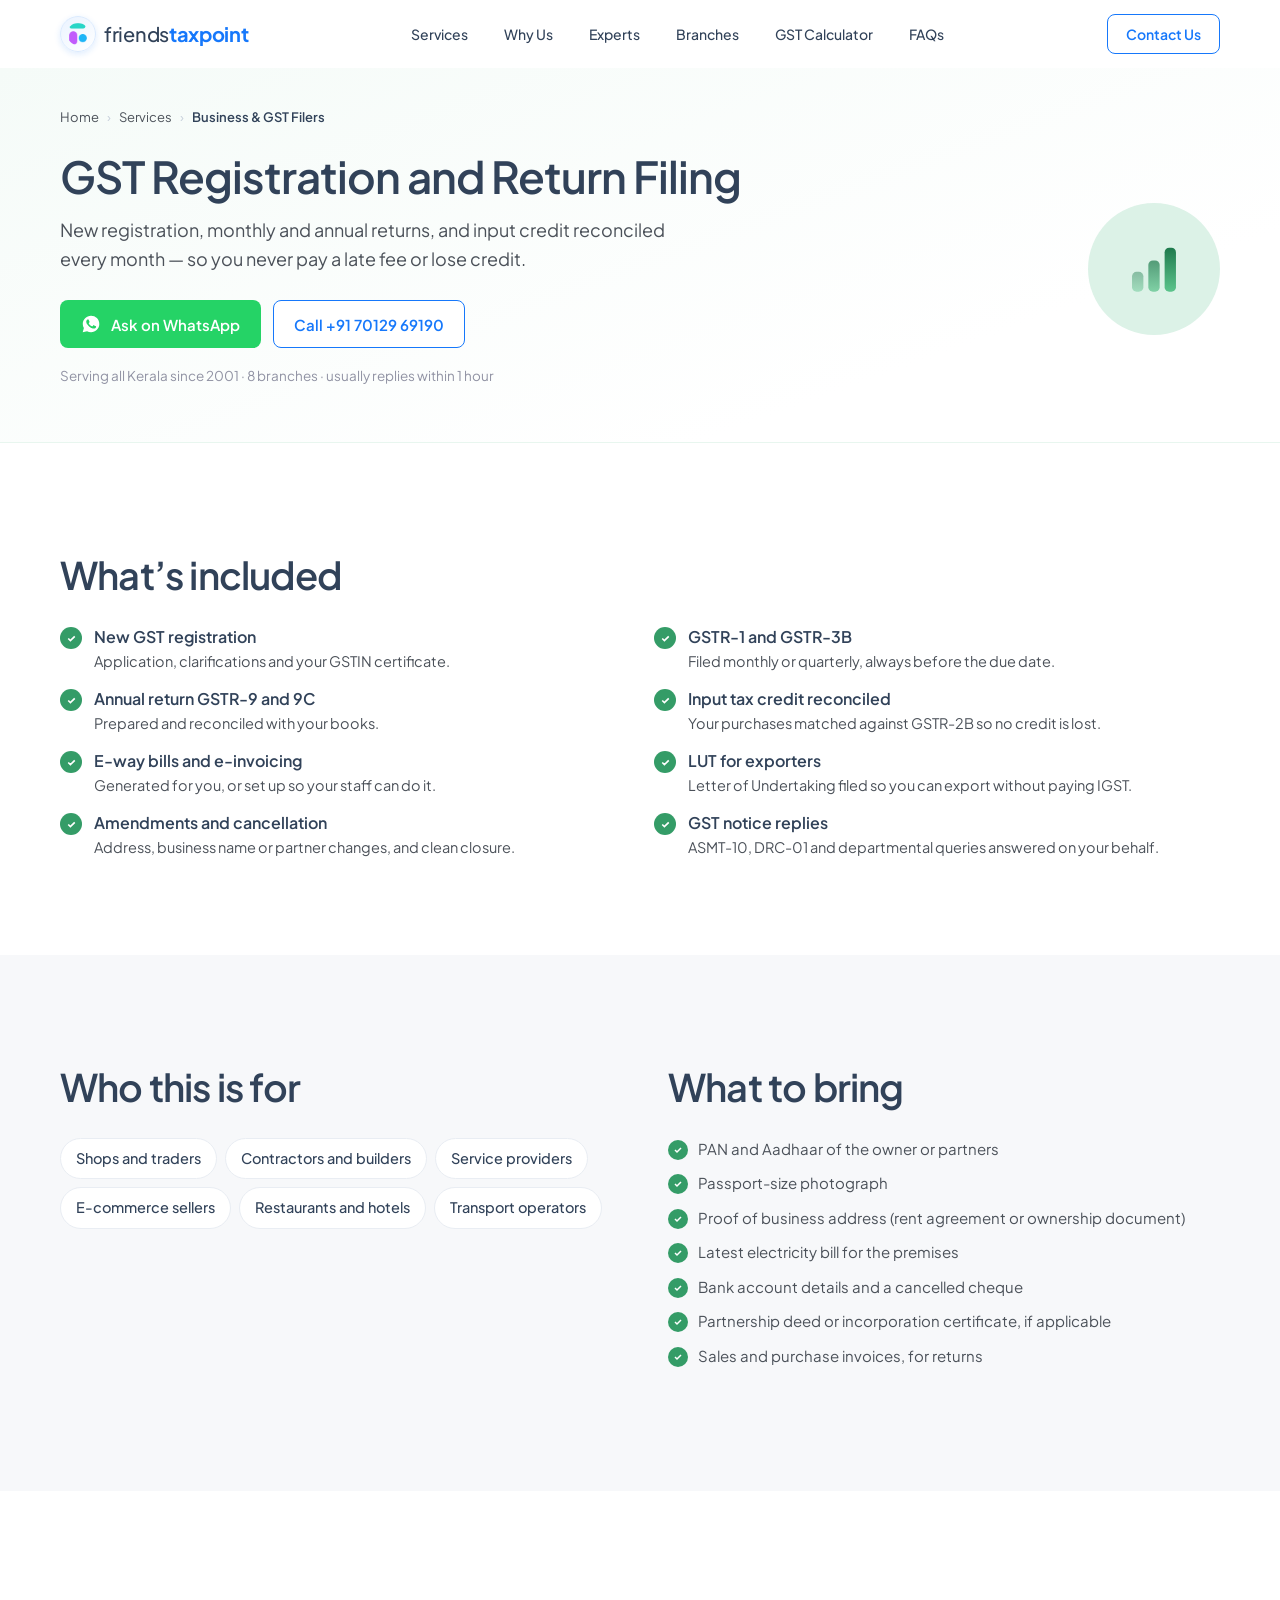
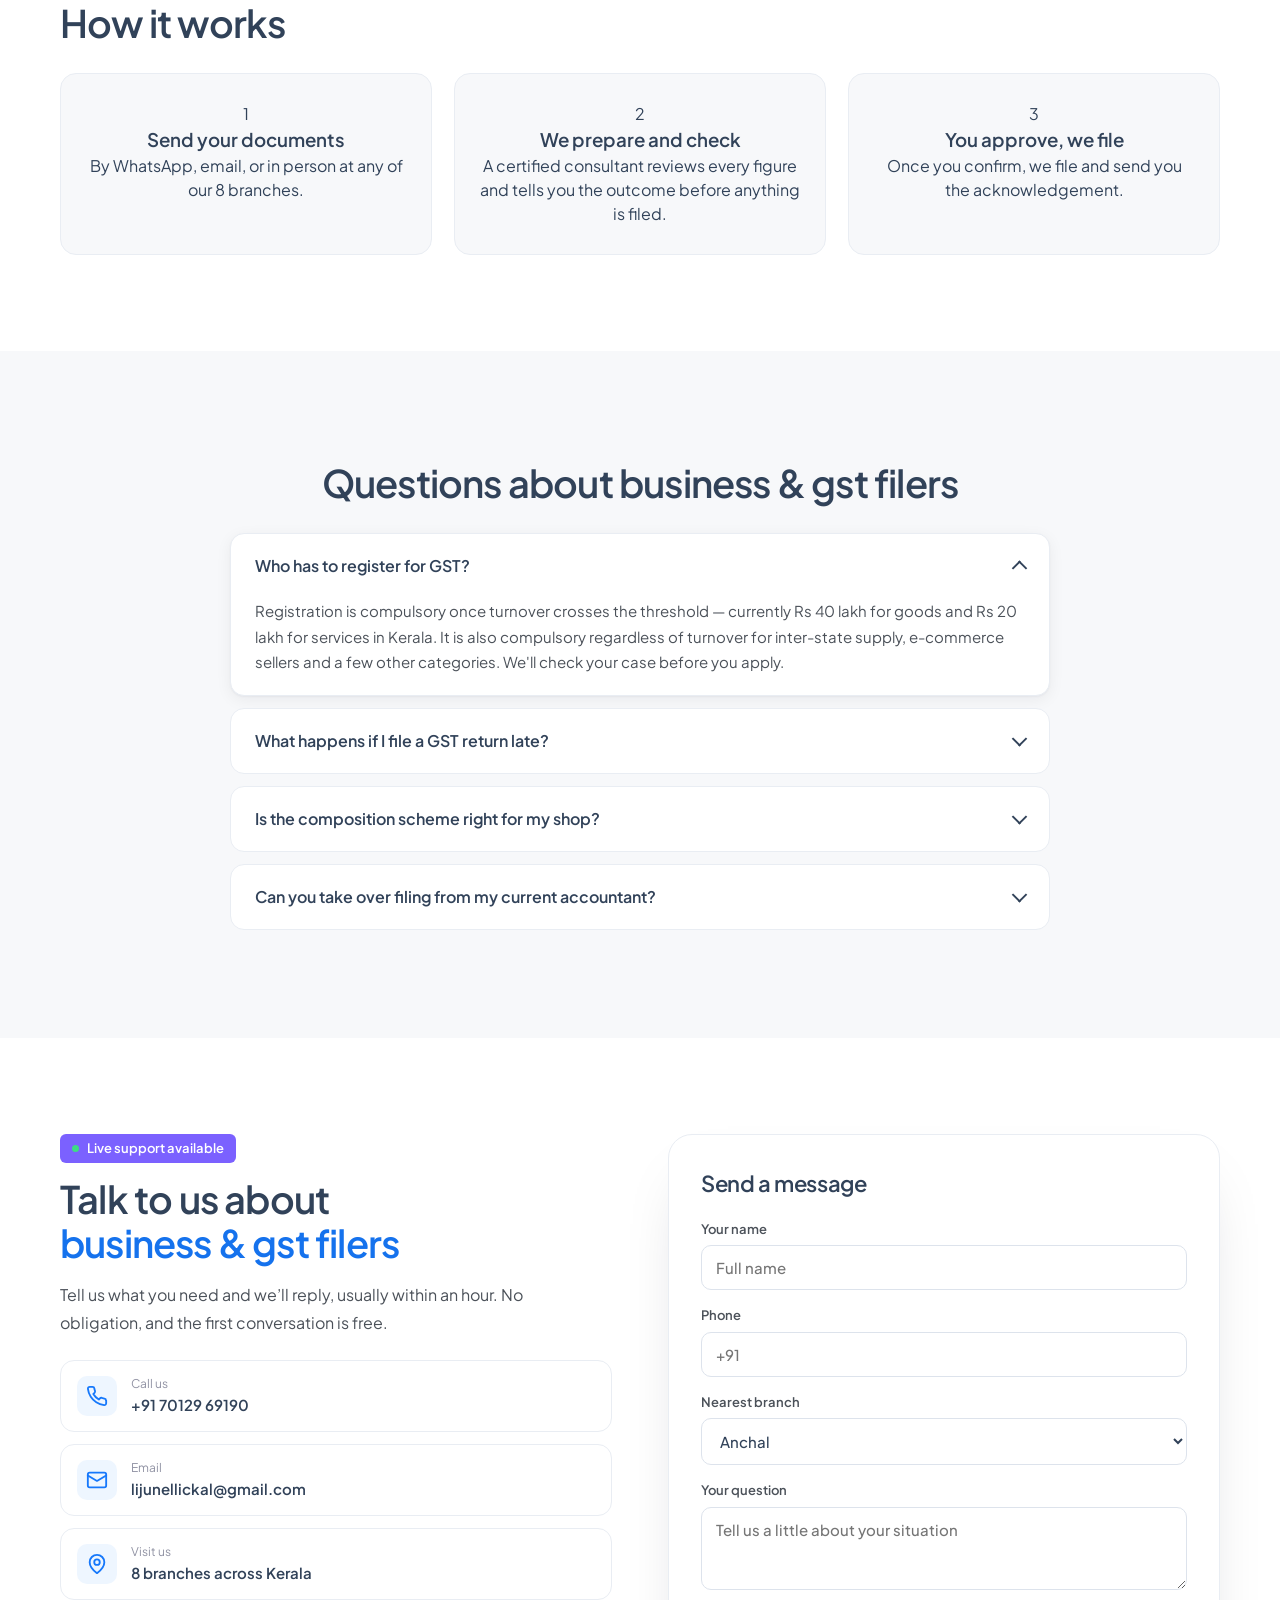
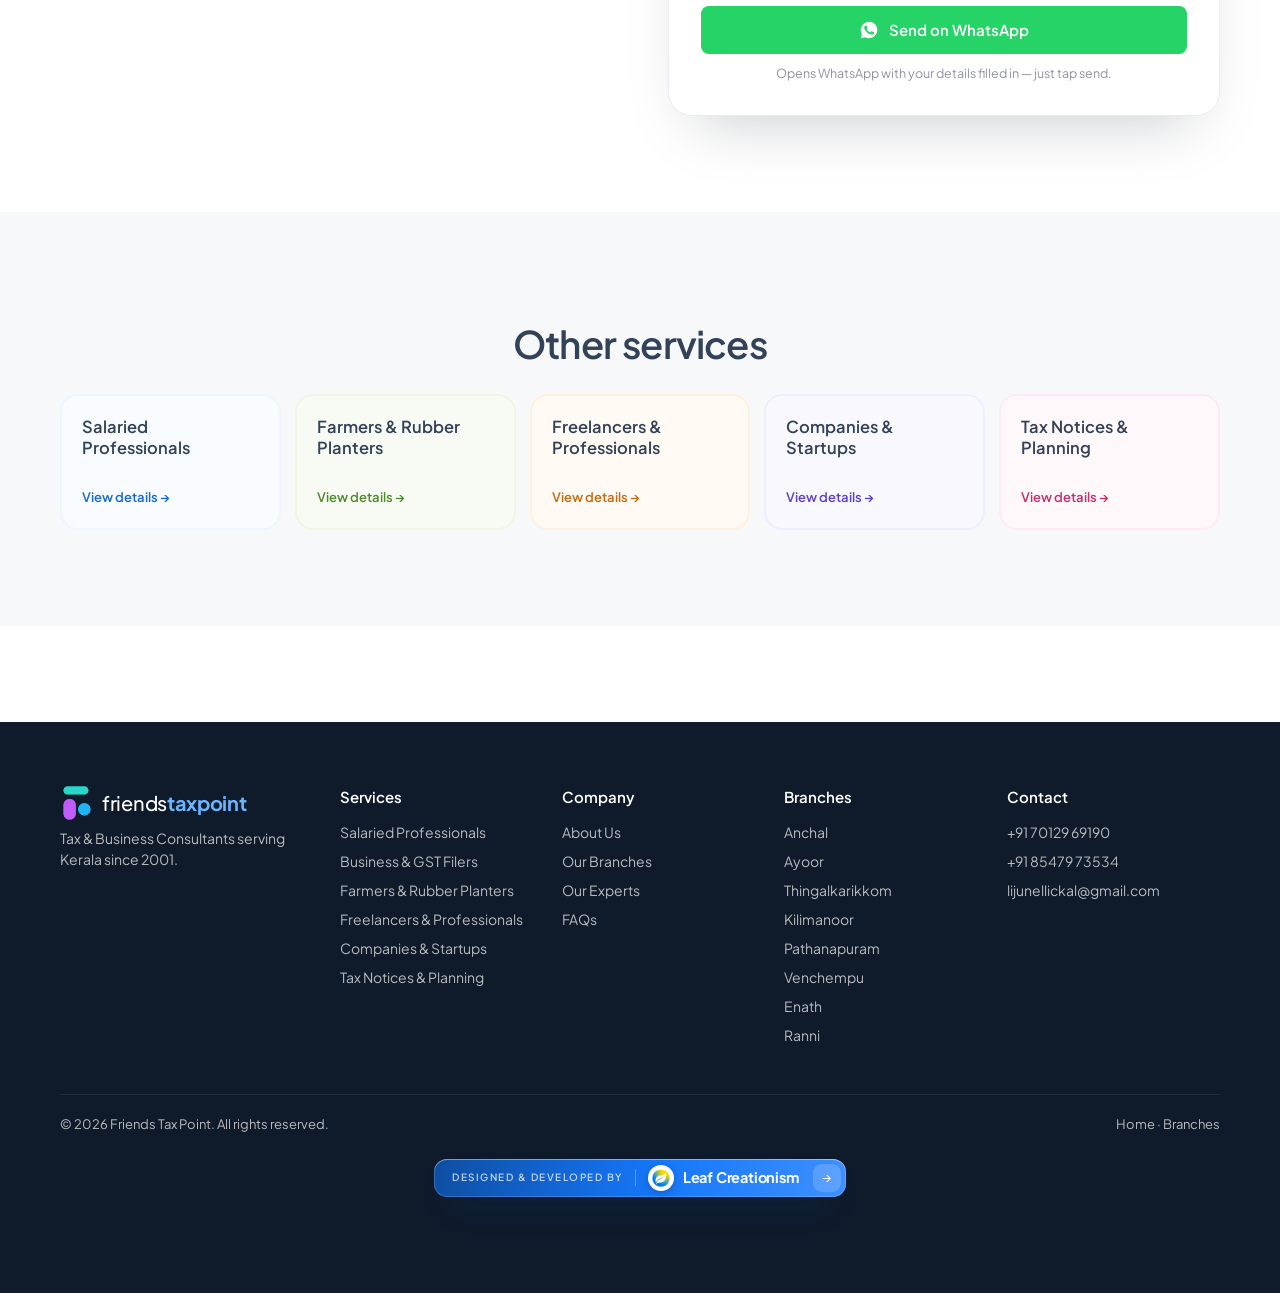
<file: services/gst-registration-returns.html>
<!doctype html>
<html lang="en-IN">
<head>
  <meta charset="utf-8" />
  <meta name="viewport" content="width=device-width, initial-scale=1" />
  <title>GST Registration & Return Filing in Kerala | Friends Tax Point</title>
  <meta name="description" content="GST registration, GSTR-1, GSTR-3B and annual returns for businesses in Kerala. Input tax credit reconciled, e-way bills, e-invoicing and GST notice replies." />
  <link rel="canonical" href="https://friendstaxpoint.com/services/gst-registration-returns.html" />
  <meta name="robots" content="index, follow, max-image-preview:large, max-snippet:-1" />
  <meta name="geo.region" content="IN-KL" />
  <meta property="og:type" content="website" />
  <meta property="og:site_name" content="Friends Tax Point" />
  <meta property="og:locale" content="en_IN" />
  <meta property="og:url" content="https://friendstaxpoint.com/services/gst-registration-returns.html" />
  <meta property="og:title" content="GST Registration & Return Filing in Kerala | Friends Tax Point" />
  <meta property="og:description" content="GST registration, GSTR-1, GSTR-3B and annual returns for businesses in Kerala. Input tax credit reconciled, e-way bills, e-invoicing and GST notice replies." />
  <meta property="og:image" content="https://friendstaxpoint.com/images/og-image.jpg" />
  <meta name="twitter:card" content="summary_large_image" />
  <meta name="theme-color" content="#1678fb" />
  <link rel="icon" type="image/png" sizes="32x32" href="../favicon-32.png" />
  <link rel="apple-touch-icon" href="../apple-touch-icon.png" />
  <link rel="preconnect" href="https://fonts.googleapis.com" />
  <link rel="preconnect" href="https://fonts.gstatic.com" crossorigin />
  <link href="https://fonts.googleapis.com/css2?family=Plus+Jakarta+Sans:wght@400;500;600;700&display=swap" rel="stylesheet" />
  <link rel="stylesheet" href="../styles.css?v=144011c" />
  <script type="application/ld+json">
  {
    "@context": "https://schema.org",
    "@graph": [
      {
        "@type": "Service",
        "@id": "https://friendstaxpoint.com/services/gst-registration-returns.html#service",
        "name": "GST Registration and Return Filing",
        "serviceType": "Business & GST Filers",
        "description": "GST registration, GSTR-1, GSTR-3B and annual returns for businesses in Kerala. Input tax credit reconciled, e-way bills, e-invoicing and GST notice replies.",
        "url": "https://friendstaxpoint.com/services/gst-registration-returns.html",
        "provider": {
          "@type": "AccountingService",
          "@id": "https://friendstaxpoint.com/#business",
          "name": "Friends Tax Point",
          "telephone": "+91-7012969190",
          "url": "https://friendstaxpoint.com/",
          "areaServed": [
            {
              "@type": "State",
              "name": "Kerala"
            },
            {
              "@type": "AdministrativeArea",
              "name": "Thiruvananthapuram district"
            },
            {
              "@type": "AdministrativeArea",
              "name": "Kollam district"
            },
            {
              "@type": "AdministrativeArea",
              "name": "Pathanamthitta district"
            },
            {
              "@type": "AdministrativeArea",
              "name": "Alappuzha district"
            },
            {
              "@type": "AdministrativeArea",
              "name": "Kottayam district"
            },
            {
              "@type": "AdministrativeArea",
              "name": "Idukki district"
            },
            {
              "@type": "AdministrativeArea",
              "name": "Ernakulam district"
            },
            {
              "@type": "AdministrativeArea",
              "name": "Thrissur district"
            },
            {
              "@type": "AdministrativeArea",
              "name": "Palakkad district"
            },
            {
              "@type": "AdministrativeArea",
              "name": "Malappuram district"
            },
            {
              "@type": "AdministrativeArea",
              "name": "Kozhikode district"
            },
            {
              "@type": "AdministrativeArea",
              "name": "Wayanad district"
            },
            {
              "@type": "AdministrativeArea",
              "name": "Kannur district"
            },
            {
              "@type": "AdministrativeArea",
              "name": "Kasaragod district"
            }
          ]
        },
        "areaServed": [
          {
            "@type": "State",
            "name": "Kerala"
          },
          {
            "@type": "AdministrativeArea",
            "name": "Thiruvananthapuram district"
          },
          {
            "@type": "AdministrativeArea",
            "name": "Kollam district"
          },
          {
            "@type": "AdministrativeArea",
            "name": "Pathanamthitta district"
          },
          {
            "@type": "AdministrativeArea",
            "name": "Alappuzha district"
          },
          {
            "@type": "AdministrativeArea",
            "name": "Kottayam district"
          },
          {
            "@type": "AdministrativeArea",
            "name": "Idukki district"
          },
          {
            "@type": "AdministrativeArea",
            "name": "Ernakulam district"
          },
          {
            "@type": "AdministrativeArea",
            "name": "Thrissur district"
          },
          {
            "@type": "AdministrativeArea",
            "name": "Palakkad district"
          },
          {
            "@type": "AdministrativeArea",
            "name": "Malappuram district"
          },
          {
            "@type": "AdministrativeArea",
            "name": "Kozhikode district"
          },
          {
            "@type": "AdministrativeArea",
            "name": "Wayanad district"
          },
          {
            "@type": "AdministrativeArea",
            "name": "Kannur district"
          },
          {
            "@type": "AdministrativeArea",
            "name": "Kasaragod district"
          }
        ],
        "hasOfferCatalog": {
          "@type": "OfferCatalog",
          "name": "GST Registration and Return Filing",
          "itemListElement": [
            {
              "@type": "Offer",
              "itemOffered": {
                "@type": "Service",
                "name": "New GST registration"
              }
            },
            {
              "@type": "Offer",
              "itemOffered": {
                "@type": "Service",
                "name": "GSTR-1 and GSTR-3B"
              }
            },
            {
              "@type": "Offer",
              "itemOffered": {
                "@type": "Service",
                "name": "Annual return GSTR-9 and 9C"
              }
            },
            {
              "@type": "Offer",
              "itemOffered": {
                "@type": "Service",
                "name": "Input tax credit reconciled"
              }
            },
            {
              "@type": "Offer",
              "itemOffered": {
                "@type": "Service",
                "name": "E-way bills and e-invoicing"
              }
            },
            {
              "@type": "Offer",
              "itemOffered": {
                "@type": "Service",
                "name": "LUT for exporters"
              }
            },
            {
              "@type": "Offer",
              "itemOffered": {
                "@type": "Service",
                "name": "Amendments and cancellation"
              }
            },
            {
              "@type": "Offer",
              "itemOffered": {
                "@type": "Service",
                "name": "GST notice replies"
              }
            }
          ]
        }
      },
      {
        "@type": "BreadcrumbList",
        "itemListElement": [
          {
            "@type": "ListItem",
            "position": 1,
            "name": "Home",
            "item": "https://friendstaxpoint.com/"
          },
          {
            "@type": "ListItem",
            "position": 2,
            "name": "Services",
            "item": "https://friendstaxpoint.com/#for"
          },
          {
            "@type": "ListItem",
            "position": 3,
            "name": "Business & GST Filers",
            "item": "https://friendstaxpoint.com/services/gst-registration-returns.html"
          }
        ]
      },
      {
        "@type": "FAQPage",
        "mainEntity": [
          {
            "@type": "Question",
            "name": "Who has to register for GST?",
            "acceptedAnswer": {
              "@type": "Answer",
              "text": "Registration is compulsory once turnover crosses the threshold — currently Rs 40 lakh for goods and Rs 20 lakh for services in Kerala. It is also compulsory regardless of turnover for inter-state supply, e-commerce sellers and a few other categories. We'll check your case before you apply."
            }
          },
          {
            "@type": "Question",
            "name": "What happens if I file a GST return late?",
            "acceptedAnswer": {
              "@type": "Answer",
              "text": "A late fee runs per day for each return, plus interest on any tax due, and your buyers cannot claim credit until you file. We track all your due dates and file on time."
            }
          },
          {
            "@type": "Question",
            "name": "Is the composition scheme right for my shop?",
            "acceptedAnswer": {
              "@type": "Answer",
              "text": "It means a lower flat rate and simpler quarterly returns, but you cannot collect GST from customers or claim input credit. It suits small retailers selling to end customers. We'll work out whether it saves you money."
            }
          },
          {
            "@type": "Question",
            "name": "Can you take over filing from my current accountant?",
            "acceptedAnswer": {
              "@type": "Answer",
              "text": "Yes. We review the returns already filed, fix any mismatch in your input credit, and continue from the current period."
            }
          }
        ]
      }
    ]
  }
  </script>
</head>
<body>

<header class="header" id="top">
  <div class="container header__inner">
    <a href="../index.html" class="logo">
      <img src="../images/logo.png?v=2" alt="Friends Tax Point" />
      <span>friends<b>taxpoint</b></span>
    </a>
    <nav class="nav" id="nav">
      <a href="../index.html#for">Services</a>
      <a href="../index.html#why">Why Us</a>
      <a href="../index.html#experts">Experts</a>
      <a href="../index.html#branches">Branches</a>
      <a href="../index.html#calculator">GST Calculator</a>
      <a href="../index.html#faq">FAQs</a>
    </nav>
    <div class="header__cta">
      <a href="#enquire" class="btn btn--outline btn--sm shine">Contact Us</a>
      <a href="tel:+917012969190" class="hcall" aria-label="Call Friends Tax Point"><svg viewBox="0 0 24 24"><path d="M22 16.9v3a2 2 0 0 1-2.2 2 19.8 19.8 0 0 1-8.6-3.1 19.5 19.5 0 0 1-6-6A19.8 19.8 0 0 1 2.1 4.2 2 2 0 0 1 4.1 2h3a2 2 0 0 1 2 1.7c.1.9.4 1.8.7 2.7a2 2 0 0 1-.5 2.1L8 9.8a16 16 0 0 0 6 6l1.3-1.3a2 2 0 0 1 2.1-.4c.9.3 1.8.6 2.7.7a2 2 0 0 1 1.7 2z"/></svg></a>
      <button class="burger" id="burger" aria-label="Menu" aria-expanded="false"><span></span><span></span><span></span></button>
    </div>
  </div>
</header>

<main>
<section class="svc-hero p-mint">
  <div class="container">
    <nav class="crumb" aria-label="Breadcrumb">
      <a href="../index.html">Home</a> <span>&#8250;</span> <a href="../index.html#for">Services</a> <span>&#8250;</span> <b>Business & GST Filers</b>
    </nav>
    <div class="svc-hero__grid">
      <div>
        <h1>GST Registration and Return Filing</h1>
        <p class="lead">New registration, monthly and annual returns, and input credit reconciled every month — so you never pay a late fee or lose credit.</p>
        <div class="svc-hero__cta">
          <a href="#enquire" class="btn btn--wa"><svg viewBox="0 0 24 24" class="wa-ico" aria-hidden="true"><path fill="currentColor" stroke="none" d="M12.04 2C6.58 2 2.13 6.45 2.13 11.91c0 1.75.46 3.45 1.32 4.95L2.05 22l5.25-1.38a9.9 9.9 0 0 0 4.74 1.21h.01c5.46 0 9.91-4.45 9.91-9.91 0-2.65-1.03-5.14-2.9-7.01A9.84 9.84 0 0 0 12.04 2zm5.8 14.06c-.24.68-1.4 1.3-1.95 1.38-.5.07-1.13.1-1.82-.11-.42-.13-.96-.31-1.65-.61-2.9-1.25-4.8-4.17-4.94-4.36-.14-.2-1.18-1.57-1.18-3s.75-2.13 1.02-2.42c.27-.29.58-.36.78-.36l.56.01c.18.01.42-.07.66.5.24.58.82 2 .89 2.14.07.15.12.32.02.51-.1.2-.15.32-.29.5-.15.17-.31.38-.44.51-.15.15-.3.31-.13.6.17.29.75 1.24 1.61 2 1.1.98 2.03 1.29 2.32 1.43.29.15.46.12.63-.07.17-.2.73-.85.92-1.14.2-.29.39-.24.66-.15.27.1 1.7.8 2 .95.29.14.48.22.55.34.07.12.07.7-.17 1.38z"/></svg>Ask on WhatsApp</a>
          <a href="tel:+917012969190" class="btn btn--outline">Call +91 70129 69190</a>
        </div>
        <p class="svc-hero__note">Serving all Kerala since 2001 &middot; 8 branches &middot; usually replies within 1 hour</p>
      </div>
      <span class="svc-hero__icon"><svg viewBox="0 0 48 48" class="ai ai-bars"><defs><linearGradient id="gBar" x1="0" y1="1" x2="0" y2="0"><stop offset="0" stop-color="#5cc48c"/><stop offset="1" stop-color="#1f7a4d"/></linearGradient></defs><rect class="b b1" x="8.5" y="26" width="8" height="14" rx="3.2" fill="url(#gBar)" fill-opacity=".45"/><rect class="b b2" x="20" y="18" width="8" height="22" rx="3.2" fill="url(#gBar)" fill-opacity=".72"/><rect class="b b3" x="31.5" y="9" width="8" height="31" rx="3.2" fill="url(#gBar)"/><path class="trend" d="M11 22.5 24 14l13-6.5" stroke="#1f7a4d" stroke-opacity=".5" stroke-width="2" stroke-linecap="round"/></svg></span>
    </div>
  </div>
</section>

<section class="section">
  <div class="container">
    <h2 class="h2 svc-h2">What&rsquo;s included</h2>
    <ul class="inc-grid">
        <li><b>New GST registration</b><span>Application, clarifications and your GSTIN certificate.</span></li>
        <li><b>GSTR-1 and GSTR-3B</b><span>Filed monthly or quarterly, always before the due date.</span></li>
        <li><b>Annual return GSTR-9 and 9C</b><span>Prepared and reconciled with your books.</span></li>
        <li><b>Input tax credit reconciled</b><span>Your purchases matched against GSTR-2B so no credit is lost.</span></li>
        <li><b>E-way bills and e-invoicing</b><span>Generated for you, or set up so your staff can do it.</span></li>
        <li><b>LUT for exporters</b><span>Letter of Undertaking filed so you can export without paying IGST.</span></li>
        <li><b>Amendments and cancellation</b><span>Address, business name or partner changes, and clean closure.</span></li>
        <li><b>GST notice replies</b><span>ASMT-10, DRC-01 and departmental queries answered on your behalf.</span></li>
    </ul>
  </div>
</section>

<section class="section section--soft">
  <div class="container svc-two">
    <div>
      <h2 class="h2 svc-h2">Who this is for</h2>
      <ul class="chips-list">
<li>Shops and traders</li>
<li>Contractors and builders</li>
<li>Service providers</li>
<li>E-commerce sellers</li>
<li>Restaurants and hotels</li>
<li>Transport operators</li>
      </ul>
    </div>
    <div>
      <h2 class="h2 svc-h2">What to bring</h2>
      <ul class="ticks">
<li>PAN and Aadhaar of the owner or partners</li>
<li>Passport-size photograph</li>
<li>Proof of business address (rent agreement or ownership document)</li>
<li>Latest electricity bill for the premises</li>
<li>Bank account details and a cancelled cheque</li>
<li>Partnership deed or incorporation certificate, if applicable</li>
<li>Sales and purchase invoices, for returns</li>
      </ul>
    </div>
  </div>
</section>

<section class="section">
  <div class="container">
    <h2 class="h2 svc-h2">How it works</h2>
    <div class="steps-row">
      <div class="step"><div class="step__num">1</div><h3>Send your documents</h3><p>By WhatsApp, email, or in person at any of our 8 branches.</p></div>
      <div class="step"><div class="step__num">2</div><h3>We prepare and check</h3><p>A certified consultant reviews every figure and tells you the outcome before anything is filed.</p></div>
      <div class="step"><div class="step__num">3</div><h3>You approve, we file</h3><p>Once you confirm, we file and send you the acknowledgement.</p></div>
    </div>
  </div>
</section>

<section class="section section--soft">
  <div class="container narrow">
    <h2 class="h2 svc-h2 centered">Questions about business & gst filers</h2>
    <div class="faq">
      <details class="reveal" open><summary>Who has to register for GST?</summary><div><p>Registration is compulsory once turnover crosses the threshold — currently Rs 40 lakh for goods and Rs 20 lakh for services in Kerala. It is also compulsory regardless of turnover for inter-state supply, e-commerce sellers and a few other categories. We'll check your case before you apply.</p></div></details>
      <details class="reveal"><summary>What happens if I file a GST return late?</summary><div><p>A late fee runs per day for each return, plus interest on any tax due, and your buyers cannot claim credit until you file. We track all your due dates and file on time.</p></div></details>
      <details class="reveal"><summary>Is the composition scheme right for my shop?</summary><div><p>It means a lower flat rate and simpler quarterly returns, but you cannot collect GST from customers or claim input credit. It suits small retailers selling to end customers. We'll work out whether it saves you money.</p></div></details>
      <details class="reveal"><summary>Can you take over filing from my current accountant?</summary><div><p>Yes. We review the returns already filed, fix any mismatch in your input credit, and continue from the current period.</p></div></details>
    </div>
  </div>
</section>

<section class="section" id="enquire">
  <div class="container svc-form-wrap">
    <div class="reveal">
      <span class="label"><i class="live"></i> Live support available</span>
      <h2 class="h2">Talk to us about<br /><span class="blue">business & gst filers</span></h2>
      <p class="lead">Tell us what you need and we&rsquo;ll reply, usually within an hour. No obligation, and the first conversation is free.</p>
      <div class="clist">
        <a href="tel:+917012969190" class="citem"><svg viewBox="0 0 24 24" class="ai ai-phone"><path class="wiggle" d="M22 16.9v3a2 2 0 0 1-2.2 2 19.8 19.8 0 0 1-8.6-3.1 19.5 19.5 0 0 1-6-6A19.8 19.8 0 0 1 2.1 4.2 2 2 0 0 1 4.1 2h3a2 2 0 0 1 2 1.7c.1.9.4 1.8.7 2.7a2 2 0 0 1-.5 2.1L8 9.8a16 16 0 0 0 6 6l1.3-1.3a2 2 0 0 1 2.1-.4c.9.3 1.8.6 2.7.7a2 2 0 0 1 1.7 2z"/></svg><div><small>Call us</small><b>+91 70129 69190</b></div></a>
        <a href="mailto:lijunellickal@gmail.com" class="citem"><svg viewBox="0 0 24 24" class="ai ai-mail"><rect x="2" y="4" width="20" height="16" rx="2"/><path class="flap" d="m22 7-10 6L2 7"/></svg><div><small>Email</small><b>lijunellickal@gmail.com</b></div></a>
        <a href="../index.html#branches" class="citem"><svg viewBox="0 0 24 24" class="ai ai-pin"><g class="drop"><path d="M20 10c0 6-8 12-8 12s-8-6-8-12a8 8 0 0 1 16 0z"/><circle cx="12" cy="10" r="3"/></g></svg><div><small>Visit us</small><b>8 branches across Kerala</b></div></a>
      </div>
    </div>
    <form class="form reveal" id="contactForm" data-service="GST Registration & Returns">
      <h3>Send a message</h3>
      <label>Your name<input name="name" required placeholder="Full name" /></label>
      <label>Phone<input name="phone" required placeholder="+91" /></label>
      <label>Nearest branch
        <select name="branch"><option>Anchal</option><option>Ayoor</option><option>Thingalkarikkom</option><option>Kilimanoor</option><option>Pathanapuram</option><option>Venchempu</option><option>Enath</option><option>Ranni</option><option>Not sure</option></select>
      </label>
      <label>Your question<textarea name="message" rows="3" placeholder="Tell us a little about your situation"></textarea></label>
      <button type="submit" class="btn btn--wa btn--block"><svg viewBox="0 0 24 24" class="wa-ico" aria-hidden="true"><path fill="currentColor" stroke="none" d="M12.04 2C6.58 2 2.13 6.45 2.13 11.91c0 1.75.46 3.45 1.32 4.95L2.05 22l5.25-1.38a9.9 9.9 0 0 0 4.74 1.21h.01c5.46 0 9.91-4.45 9.91-9.91 0-2.65-1.03-5.14-2.9-7.01A9.84 9.84 0 0 0 12.04 2zm5.8 14.06c-.24.68-1.4 1.3-1.95 1.38-.5.07-1.13.1-1.82-.11-.42-.13-.96-.31-1.65-.61-2.9-1.25-4.8-4.17-4.94-4.36-.14-.2-1.18-1.57-1.18-3s.75-2.13 1.02-2.42c.27-.29.58-.36.78-.36l.56.01c.18.01.42-.07.66.5.24.58.82 2 .89 2.14.07.15.12.32.02.51-.1.2-.15.32-.29.5-.15.17-.31.38-.44.51-.15.15-.3.31-.13.6.17.29.75 1.24 1.61 2 1.1.98 2.03 1.29 2.32 1.43.29.15.46.12.63-.07.17-.2.73-.85.92-1.14.2-.29.39-.24.66-.15.27.1 1.7.8 2 .95.29.14.48.22.55.34.07.12.07.7-.17 1.38z"/></svg>Send on WhatsApp</button>
      <p class="form__note">Opens WhatsApp with your details filled in &mdash; just tap send.</p>
    </form>
  </div>
</section>

<section class="section section--soft">
  <div class="container">
    <h2 class="h2 svc-h2 centered">Other services</h2>
    <div class="rel-grid">
        <a class="rel-card p-blue" href="itr-filing-salaried.html"><span class="rel-card__t">Salaried Professionals</span><span class="rel-card__g">View details <i>&#8594;</i></span></a>
        <a class="rel-card p-lime" href="rubber-board-agriculture.html"><span class="rel-card__t">Farmers & Rubber Planters</span><span class="rel-card__g">View details <i>&#8594;</i></span></a>
        <a class="rel-card p-peach" href="freelancer-tax-filing.html"><span class="rel-card__t">Freelancers & Professionals</span><span class="rel-card__g">View details <i>&#8594;</i></span></a>
        <a class="rel-card p-lav" href="company-llp-registration.html"><span class="rel-card__t">Companies & Startups</span><span class="rel-card__g">View details <i>&#8594;</i></span></a>
        <a class="rel-card p-pink" href="tax-notice-reply.html"><span class="rel-card__t">Tax Notices & Planning</span><span class="rel-card__g">View details <i>&#8594;</i></span></a>
    </div>
  </div>
</section>
</main>

<footer class="footer">
  <div class="container footer__grid">
    <div>
      <a href="../index.html" class="logo logo--light"><img src="../images/logo.png?v=2" alt="" /><span>friends<b>taxpoint</b></span></a>
      <p>Tax &amp; Business Consultants serving Kerala since 2001.</p>
    </div>
    <div><h4>Services</h4><a href="itr-filing-salaried.html">Salaried Professionals</a>
<a href="gst-registration-returns.html">Business & GST Filers</a>
<a href="rubber-board-agriculture.html">Farmers & Rubber Planters</a>
<a href="freelancer-tax-filing.html">Freelancers & Professionals</a>
<a href="company-llp-registration.html">Companies & Startups</a>
<a href="tax-notice-reply.html">Tax Notices & Planning</a></div>
    <div><h4>Company</h4><a href="../index.html#about">About Us</a><a href="../index.html#branches">Our Branches</a><a href="../index.html#experts">Our Experts</a><a href="../index.html#faq">FAQs</a></div>
    <div><h4>Branches</h4><a href="../index.html#branches">Anchal</a><a href="../index.html#branches">Ayoor</a><a href="../index.html#branches">Thingalkarikkom</a><a href="../index.html#branches">Kilimanoor</a><a href="../index.html#branches">Pathanapuram</a><a href="../index.html#branches">Venchempu</a><a href="../index.html#branches">Enath</a><a href="../index.html#branches">Ranni</a></div>
    <div><h4>Contact</h4><a href="tel:+917012969190">+91 70129 69190</a><a href="tel:+918547973534">+91 85479 73534</a><a href="mailto:lijunellickal@gmail.com">lijunellickal@gmail.com</a></div>
  </div>
  <div class="container footer__bottom">
    <span>&copy; <span id="year"></span> Friends Tax Point. All rights reserved.</span>
    <span><a href="../index.html">Home</a> &middot; <a href="../index.html#branches">Branches</a></span>
  </div>
  <div class="container">
    <a class="credit" href="https://leafcreationism.in" target="_blank" rel="noopener">
      <span class="credit__shine" aria-hidden="true"></span>
      <span class="credit__label">Designed &amp; developed by</span>
      <span class="credit__brand">
        <img class="credit__leaf" src="../images/leaf-creationism-logo.png" alt="Leaf Creationism logo" width="22" height="22" loading="lazy" decoding="async" />
        Leaf Creationism
      </span>
      <i class="credit__go" aria-hidden="true">&#8594;</i>
    </a>
  </div>
</footer>

<script src="../service.js?v=144011c"></script>
</body>
</html>
</file>
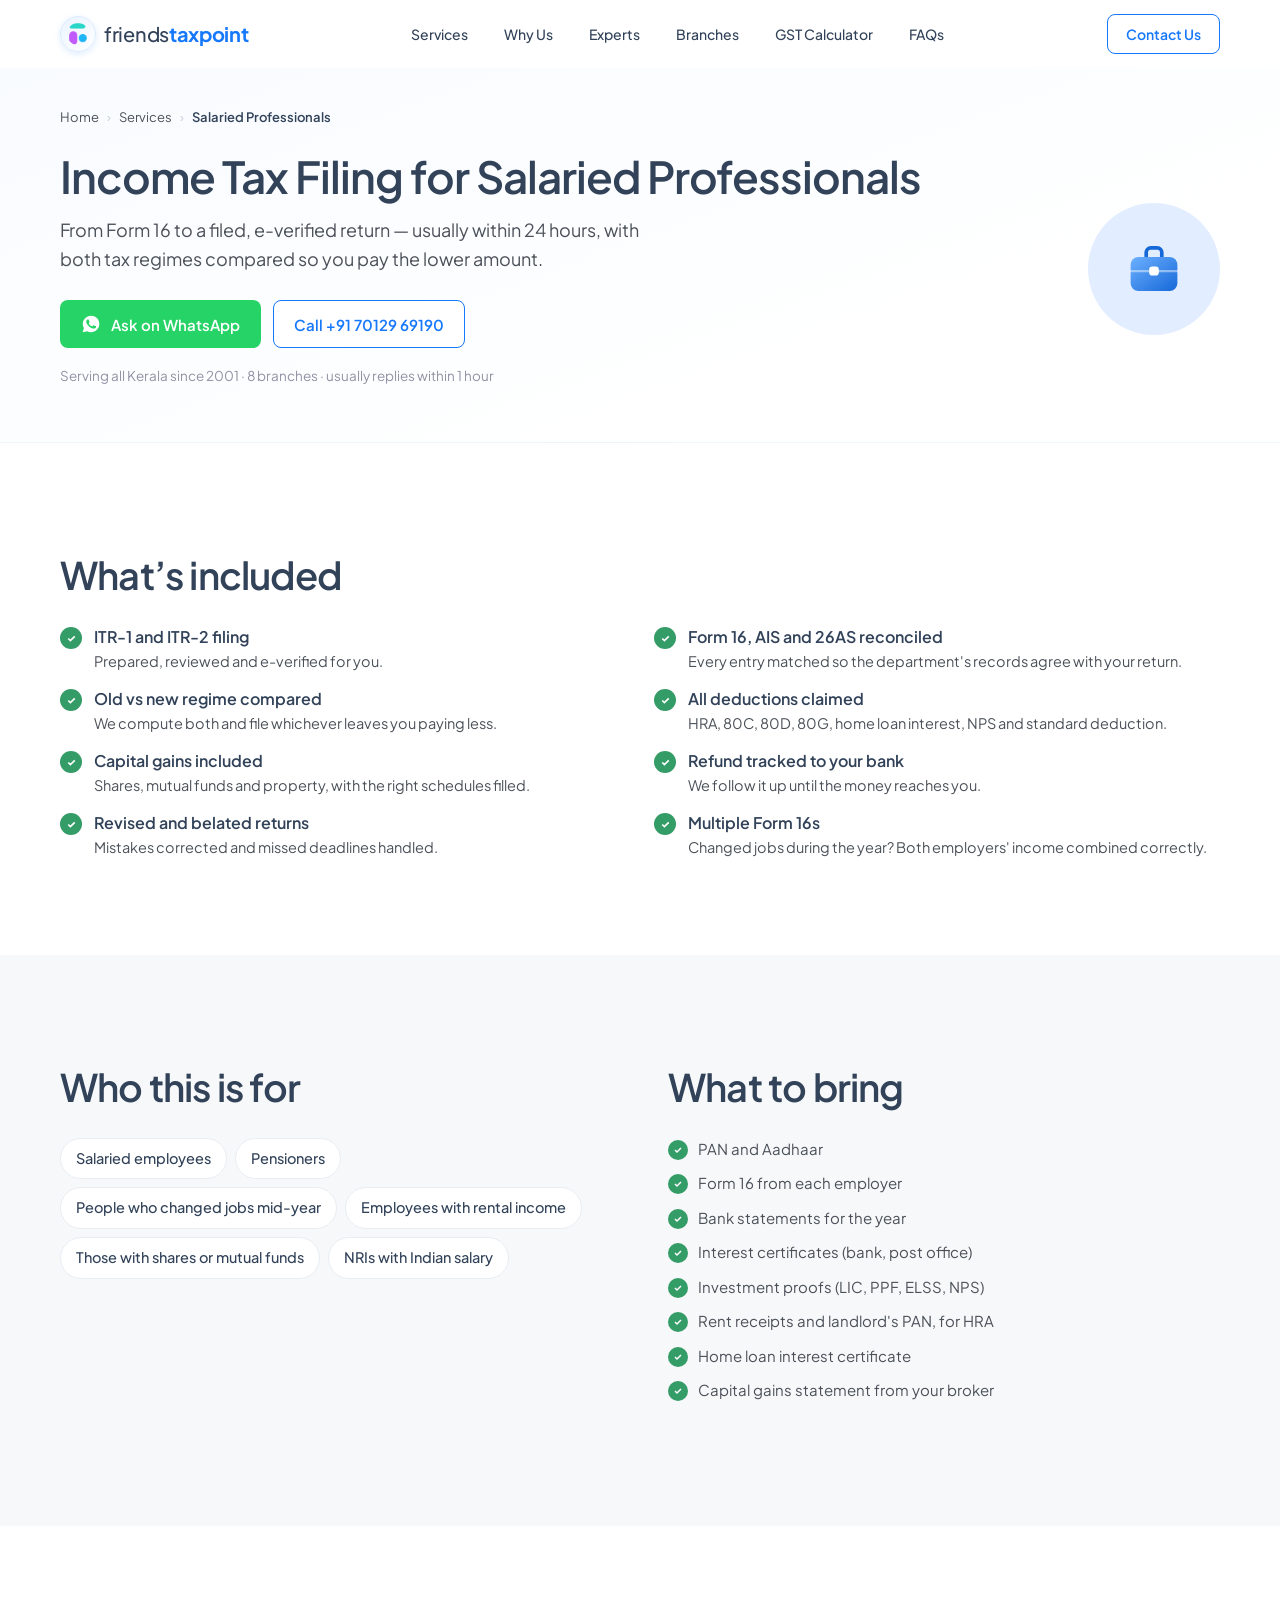
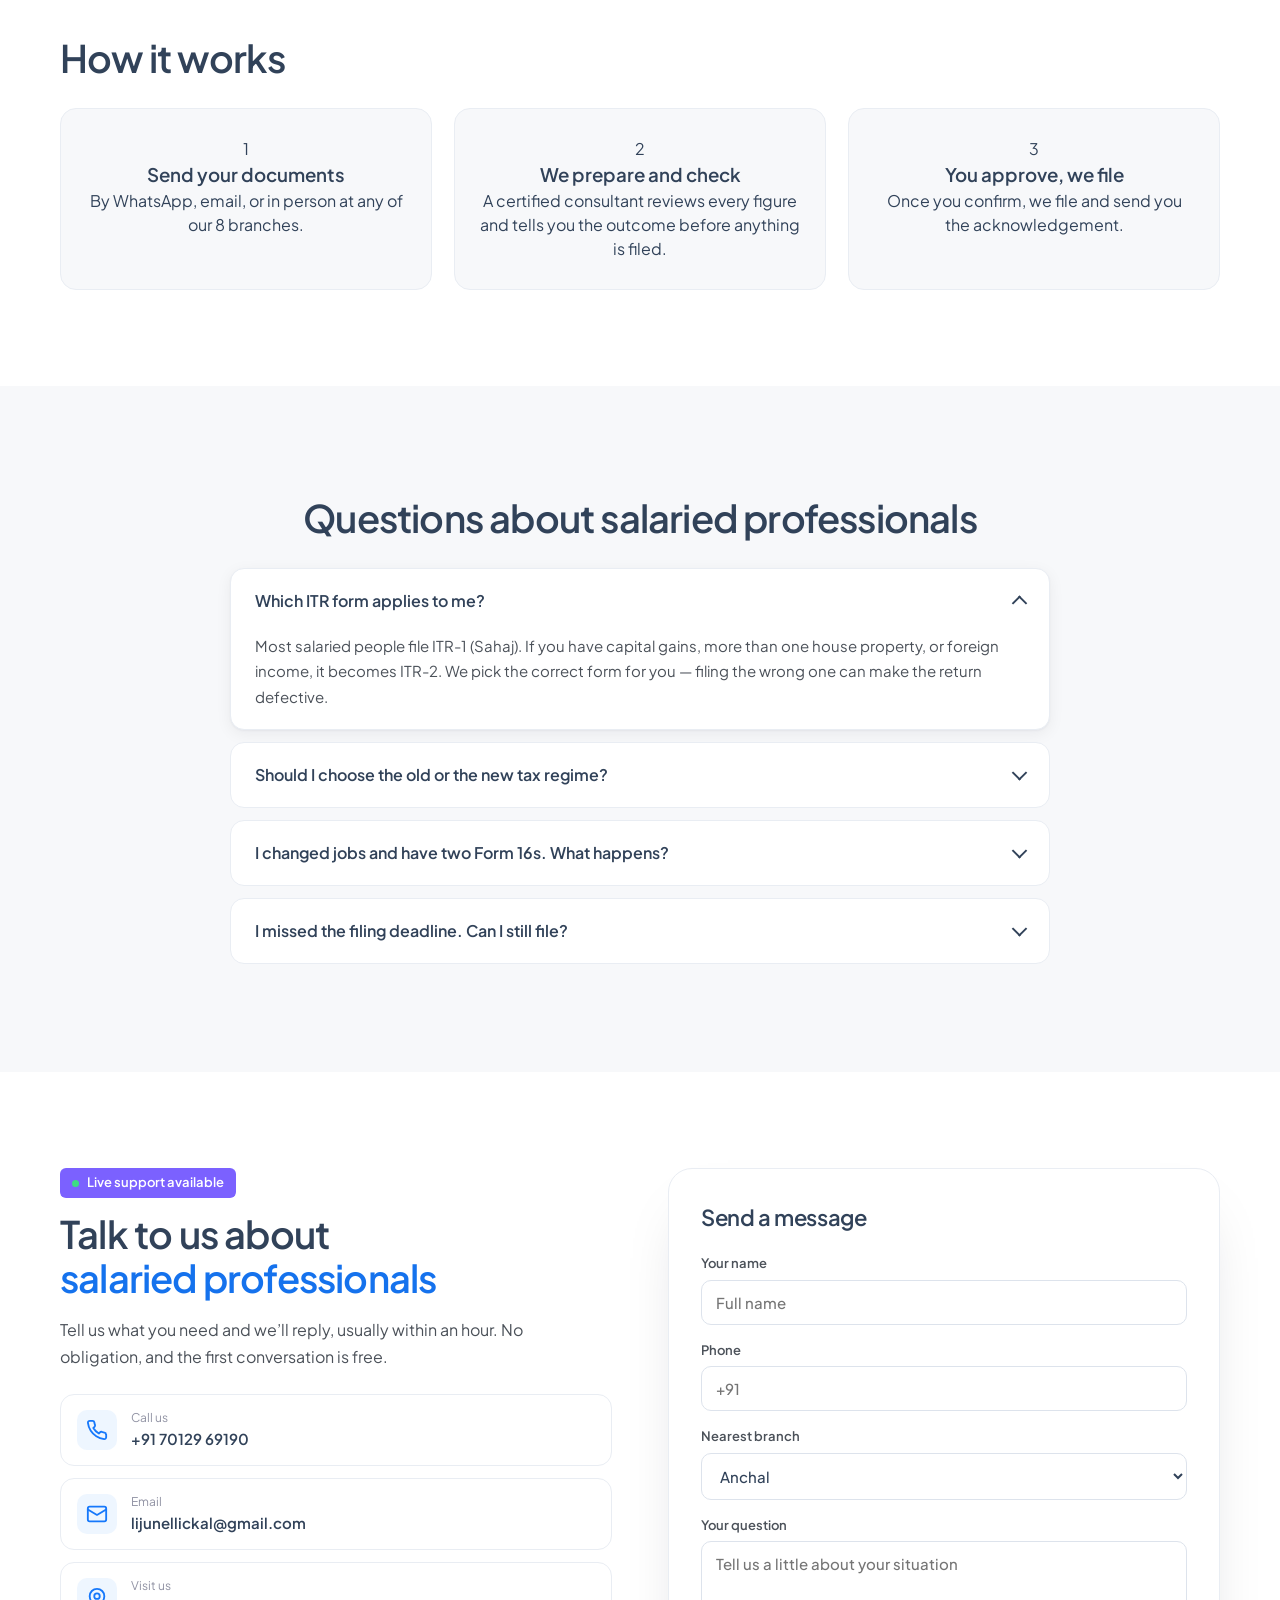
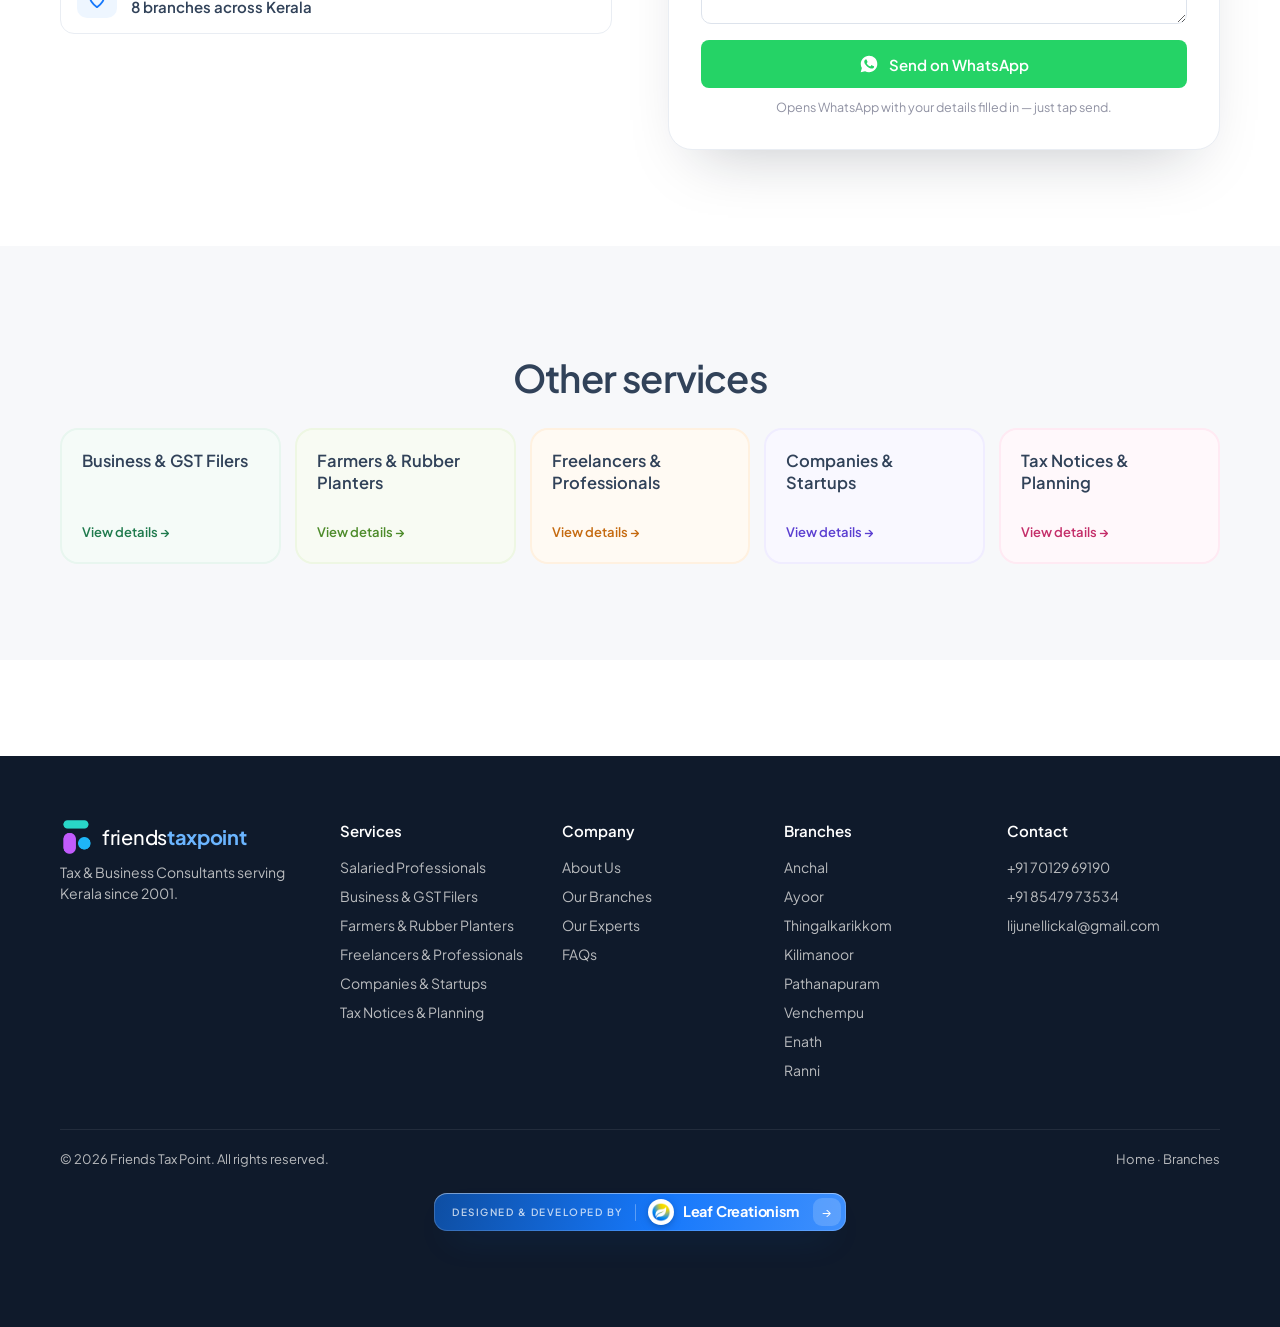
<file: services/itr-filing-salaried.html>
<!doctype html>
<html lang="en-IN">
<head>
  <meta charset="utf-8" />
  <meta name="viewport" content="width=device-width, initial-scale=1" />
  <title>ITR Filing for Salaried Employees in Kerala | Friends Tax Point</title>
  <meta name="description" content="Income tax return filing for salaried employees and pensioners in Kerala. Form 16, AIS and 26AS reconciled, old vs new regime compared, every deduction claimed." />
  <link rel="canonical" href="https://friendstaxpoint.com/services/itr-filing-salaried.html" />
  <meta name="robots" content="index, follow, max-image-preview:large, max-snippet:-1" />
  <meta name="geo.region" content="IN-KL" />
  <meta property="og:type" content="website" />
  <meta property="og:site_name" content="Friends Tax Point" />
  <meta property="og:locale" content="en_IN" />
  <meta property="og:url" content="https://friendstaxpoint.com/services/itr-filing-salaried.html" />
  <meta property="og:title" content="ITR Filing for Salaried Employees in Kerala | Friends Tax Point" />
  <meta property="og:description" content="Income tax return filing for salaried employees and pensioners in Kerala. Form 16, AIS and 26AS reconciled, old vs new regime compared, every deduction claimed." />
  <meta property="og:image" content="https://friendstaxpoint.com/images/og-image.jpg" />
  <meta name="twitter:card" content="summary_large_image" />
  <meta name="theme-color" content="#1678fb" />
  <link rel="icon" type="image/png" sizes="32x32" href="../favicon-32.png" />
  <link rel="apple-touch-icon" href="../apple-touch-icon.png" />
  <link rel="preconnect" href="https://fonts.googleapis.com" />
  <link rel="preconnect" href="https://fonts.gstatic.com" crossorigin />
  <link href="https://fonts.googleapis.com/css2?family=Plus+Jakarta+Sans:wght@400;500;600;700&display=swap" rel="stylesheet" />
  <link rel="stylesheet" href="../styles.css?v=144011c" />
  <script type="application/ld+json">
  {
    "@context": "https://schema.org",
    "@graph": [
      {
        "@type": "Service",
        "@id": "https://friendstaxpoint.com/services/itr-filing-salaried.html#service",
        "name": "Income Tax Filing for Salaried Professionals",
        "serviceType": "Salaried Professionals",
        "description": "Income tax return filing for salaried employees and pensioners in Kerala. Form 16, AIS and 26AS reconciled, old vs new regime compared, every deduction claimed.",
        "url": "https://friendstaxpoint.com/services/itr-filing-salaried.html",
        "provider": {
          "@type": "AccountingService",
          "@id": "https://friendstaxpoint.com/#business",
          "name": "Friends Tax Point",
          "telephone": "+91-7012969190",
          "url": "https://friendstaxpoint.com/",
          "areaServed": [
            {
              "@type": "State",
              "name": "Kerala"
            },
            {
              "@type": "AdministrativeArea",
              "name": "Thiruvananthapuram district"
            },
            {
              "@type": "AdministrativeArea",
              "name": "Kollam district"
            },
            {
              "@type": "AdministrativeArea",
              "name": "Pathanamthitta district"
            },
            {
              "@type": "AdministrativeArea",
              "name": "Alappuzha district"
            },
            {
              "@type": "AdministrativeArea",
              "name": "Kottayam district"
            },
            {
              "@type": "AdministrativeArea",
              "name": "Idukki district"
            },
            {
              "@type": "AdministrativeArea",
              "name": "Ernakulam district"
            },
            {
              "@type": "AdministrativeArea",
              "name": "Thrissur district"
            },
            {
              "@type": "AdministrativeArea",
              "name": "Palakkad district"
            },
            {
              "@type": "AdministrativeArea",
              "name": "Malappuram district"
            },
            {
              "@type": "AdministrativeArea",
              "name": "Kozhikode district"
            },
            {
              "@type": "AdministrativeArea",
              "name": "Wayanad district"
            },
            {
              "@type": "AdministrativeArea",
              "name": "Kannur district"
            },
            {
              "@type": "AdministrativeArea",
              "name": "Kasaragod district"
            }
          ]
        },
        "areaServed": [
          {
            "@type": "State",
            "name": "Kerala"
          },
          {
            "@type": "AdministrativeArea",
            "name": "Thiruvananthapuram district"
          },
          {
            "@type": "AdministrativeArea",
            "name": "Kollam district"
          },
          {
            "@type": "AdministrativeArea",
            "name": "Pathanamthitta district"
          },
          {
            "@type": "AdministrativeArea",
            "name": "Alappuzha district"
          },
          {
            "@type": "AdministrativeArea",
            "name": "Kottayam district"
          },
          {
            "@type": "AdministrativeArea",
            "name": "Idukki district"
          },
          {
            "@type": "AdministrativeArea",
            "name": "Ernakulam district"
          },
          {
            "@type": "AdministrativeArea",
            "name": "Thrissur district"
          },
          {
            "@type": "AdministrativeArea",
            "name": "Palakkad district"
          },
          {
            "@type": "AdministrativeArea",
            "name": "Malappuram district"
          },
          {
            "@type": "AdministrativeArea",
            "name": "Kozhikode district"
          },
          {
            "@type": "AdministrativeArea",
            "name": "Wayanad district"
          },
          {
            "@type": "AdministrativeArea",
            "name": "Kannur district"
          },
          {
            "@type": "AdministrativeArea",
            "name": "Kasaragod district"
          }
        ],
        "hasOfferCatalog": {
          "@type": "OfferCatalog",
          "name": "Income Tax Filing for Salaried Professionals",
          "itemListElement": [
            {
              "@type": "Offer",
              "itemOffered": {
                "@type": "Service",
                "name": "ITR-1 and ITR-2 filing"
              }
            },
            {
              "@type": "Offer",
              "itemOffered": {
                "@type": "Service",
                "name": "Form 16, AIS and 26AS reconciled"
              }
            },
            {
              "@type": "Offer",
              "itemOffered": {
                "@type": "Service",
                "name": "Old vs new regime compared"
              }
            },
            {
              "@type": "Offer",
              "itemOffered": {
                "@type": "Service",
                "name": "All deductions claimed"
              }
            },
            {
              "@type": "Offer",
              "itemOffered": {
                "@type": "Service",
                "name": "Capital gains included"
              }
            },
            {
              "@type": "Offer",
              "itemOffered": {
                "@type": "Service",
                "name": "Refund tracked to your bank"
              }
            },
            {
              "@type": "Offer",
              "itemOffered": {
                "@type": "Service",
                "name": "Revised and belated returns"
              }
            },
            {
              "@type": "Offer",
              "itemOffered": {
                "@type": "Service",
                "name": "Multiple Form 16s"
              }
            }
          ]
        }
      },
      {
        "@type": "BreadcrumbList",
        "itemListElement": [
          {
            "@type": "ListItem",
            "position": 1,
            "name": "Home",
            "item": "https://friendstaxpoint.com/"
          },
          {
            "@type": "ListItem",
            "position": 2,
            "name": "Services",
            "item": "https://friendstaxpoint.com/#for"
          },
          {
            "@type": "ListItem",
            "position": 3,
            "name": "Salaried Professionals",
            "item": "https://friendstaxpoint.com/services/itr-filing-salaried.html"
          }
        ]
      },
      {
        "@type": "FAQPage",
        "mainEntity": [
          {
            "@type": "Question",
            "name": "Which ITR form applies to me?",
            "acceptedAnswer": {
              "@type": "Answer",
              "text": "Most salaried people file ITR-1 (Sahaj). If you have capital gains, more than one house property, or foreign income, it becomes ITR-2. We pick the correct form for you — filing the wrong one can make the return defective."
            }
          },
          {
            "@type": "Question",
            "name": "Should I choose the old or the new tax regime?",
            "acceptedAnswer": {
              "@type": "Answer",
              "text": "It depends on your deductions. The new regime has lower rates but removes most exemptions. We calculate your tax both ways and file under whichever is cheaper for you that year."
            }
          },
          {
            "@type": "Question",
            "name": "I changed jobs and have two Form 16s. What happens?",
            "acceptedAnswer": {
              "@type": "Answer",
              "text": "Both have to be combined, because each employer gave you the basic exemption and deductions separately. That often leaves tax payable. We merge them properly so you don't get a notice later."
            }
          },
          {
            "@type": "Question",
            "name": "I missed the filing deadline. Can I still file?",
            "acceptedAnswer": {
              "@type": "Answer",
              "text": "Yes. A belated return can be filed until the end of the assessment year, with a late fee under section 234F. Bring your documents and we'll file it right away."
            }
          }
        ]
      }
    ]
  }
  </script>
</head>
<body>

<header class="header" id="top">
  <div class="container header__inner">
    <a href="../index.html" class="logo">
      <img src="../images/logo.png?v=2" alt="Friends Tax Point" />
      <span>friends<b>taxpoint</b></span>
    </a>
    <nav class="nav" id="nav">
      <a href="../index.html#for">Services</a>
      <a href="../index.html#why">Why Us</a>
      <a href="../index.html#experts">Experts</a>
      <a href="../index.html#branches">Branches</a>
      <a href="../index.html#calculator">GST Calculator</a>
      <a href="../index.html#faq">FAQs</a>
    </nav>
    <div class="header__cta">
      <a href="#enquire" class="btn btn--outline btn--sm shine">Contact Us</a>
      <a href="tel:+917012969190" class="hcall" aria-label="Call Friends Tax Point"><svg viewBox="0 0 24 24"><path d="M22 16.9v3a2 2 0 0 1-2.2 2 19.8 19.8 0 0 1-8.6-3.1 19.5 19.5 0 0 1-6-6A19.8 19.8 0 0 1 2.1 4.2 2 2 0 0 1 4.1 2h3a2 2 0 0 1 2 1.7c.1.9.4 1.8.7 2.7a2 2 0 0 1-.5 2.1L8 9.8a16 16 0 0 0 6 6l1.3-1.3a2 2 0 0 1 2.1-.4c.9.3 1.8.6 2.7.7a2 2 0 0 1 1.7 2z"/></svg></a>
      <button class="burger" id="burger" aria-label="Menu" aria-expanded="false"><span></span><span></span><span></span></button>
    </div>
  </div>
</header>

<main>
<section class="svc-hero p-blue">
  <div class="container">
    <nav class="crumb" aria-label="Breadcrumb">
      <a href="../index.html">Home</a> <span>&#8250;</span> <a href="../index.html#for">Services</a> <span>&#8250;</span> <b>Salaried Professionals</b>
    </nav>
    <div class="svc-hero__grid">
      <div>
        <h1>Income Tax Filing for Salaried Professionals</h1>
        <p class="lead">From Form 16 to a filed, e-verified return — usually within 24 hours, with both tax regimes compared so you pay the lower amount.</p>
        <div class="svc-hero__cta">
          <a href="#enquire" class="btn btn--wa"><svg viewBox="0 0 24 24" class="wa-ico" aria-hidden="true"><path fill="currentColor" stroke="none" d="M12.04 2C6.58 2 2.13 6.45 2.13 11.91c0 1.75.46 3.45 1.32 4.95L2.05 22l5.25-1.38a9.9 9.9 0 0 0 4.74 1.21h.01c5.46 0 9.91-4.45 9.91-9.91 0-2.65-1.03-5.14-2.9-7.01A9.84 9.84 0 0 0 12.04 2zm5.8 14.06c-.24.68-1.4 1.3-1.95 1.38-.5.07-1.13.1-1.82-.11-.42-.13-.96-.31-1.65-.61-2.9-1.25-4.8-4.17-4.94-4.36-.14-.2-1.18-1.57-1.18-3s.75-2.13 1.02-2.42c.27-.29.58-.36.78-.36l.56.01c.18.01.42-.07.66.5.24.58.82 2 .89 2.14.07.15.12.32.02.51-.1.2-.15.32-.29.5-.15.17-.31.38-.44.51-.15.15-.3.31-.13.6.17.29.75 1.24 1.61 2 1.1.98 2.03 1.29 2.32 1.43.29.15.46.12.63-.07.17-.2.73-.85.92-1.14.2-.29.39-.24.66-.15.27.1 1.7.8 2 .95.29.14.48.22.55.34.07.12.07.7-.17 1.38z"/></svg>Ask on WhatsApp</a>
          <a href="tel:+917012969190" class="btn btn--outline">Call +91 70129 69190</a>
        </div>
        <p class="svc-hero__note">Serving all Kerala since 2001 &middot; 8 branches &middot; usually replies within 1 hour</p>
      </div>
      <span class="svc-hero__icon"><svg viewBox="0 0 48 48" class="ai ai-bag"><defs><linearGradient id="gBag" x1="0" y1="0" x2="1" y2="1"><stop offset="0" stop-color="#6cb0ff"/><stop offset="1" stop-color="#1668d8"/></linearGradient></defs><path class="handle" d="M18.5 15.5v-3.2a3.2 3.2 0 0 1 3.2-3.2h4.6a3.2 3.2 0 0 1 3.2 3.2v3.2"/><rect x="7.5" y="15.5" width="33" height="24" rx="5.5" fill="url(#gBag)"/><path d="M7.5 25.5h33" stroke="#fff" stroke-opacity=".45" stroke-width="1.6"/><rect x="20.6" y="22.2" width="6.8" height="6.4" rx="2.2" fill="#fff"/></svg></span>
    </div>
  </div>
</section>

<section class="section">
  <div class="container">
    <h2 class="h2 svc-h2">What&rsquo;s included</h2>
    <ul class="inc-grid">
        <li><b>ITR-1 and ITR-2 filing</b><span>Prepared, reviewed and e-verified for you.</span></li>
        <li><b>Form 16, AIS and 26AS reconciled</b><span>Every entry matched so the department's records agree with your return.</span></li>
        <li><b>Old vs new regime compared</b><span>We compute both and file whichever leaves you paying less.</span></li>
        <li><b>All deductions claimed</b><span>HRA, 80C, 80D, 80G, home loan interest, NPS and standard deduction.</span></li>
        <li><b>Capital gains included</b><span>Shares, mutual funds and property, with the right schedules filled.</span></li>
        <li><b>Refund tracked to your bank</b><span>We follow it up until the money reaches you.</span></li>
        <li><b>Revised and belated returns</b><span>Mistakes corrected and missed deadlines handled.</span></li>
        <li><b>Multiple Form 16s</b><span>Changed jobs during the year? Both employers' income combined correctly.</span></li>
    </ul>
  </div>
</section>

<section class="section section--soft">
  <div class="container svc-two">
    <div>
      <h2 class="h2 svc-h2">Who this is for</h2>
      <ul class="chips-list">
<li>Salaried employees</li>
<li>Pensioners</li>
<li>People who changed jobs mid-year</li>
<li>Employees with rental income</li>
<li>Those with shares or mutual funds</li>
<li>NRIs with Indian salary</li>
      </ul>
    </div>
    <div>
      <h2 class="h2 svc-h2">What to bring</h2>
      <ul class="ticks">
<li>PAN and Aadhaar</li>
<li>Form 16 from each employer</li>
<li>Bank statements for the year</li>
<li>Interest certificates (bank, post office)</li>
<li>Investment proofs (LIC, PPF, ELSS, NPS)</li>
<li>Rent receipts and landlord's PAN, for HRA</li>
<li>Home loan interest certificate</li>
<li>Capital gains statement from your broker</li>
      </ul>
    </div>
  </div>
</section>

<section class="section">
  <div class="container">
    <h2 class="h2 svc-h2">How it works</h2>
    <div class="steps-row">
      <div class="step"><div class="step__num">1</div><h3>Send your documents</h3><p>By WhatsApp, email, or in person at any of our 8 branches.</p></div>
      <div class="step"><div class="step__num">2</div><h3>We prepare and check</h3><p>A certified consultant reviews every figure and tells you the outcome before anything is filed.</p></div>
      <div class="step"><div class="step__num">3</div><h3>You approve, we file</h3><p>Once you confirm, we file and send you the acknowledgement.</p></div>
    </div>
  </div>
</section>

<section class="section section--soft">
  <div class="container narrow">
    <h2 class="h2 svc-h2 centered">Questions about salaried professionals</h2>
    <div class="faq">
      <details class="reveal" open><summary>Which ITR form applies to me?</summary><div><p>Most salaried people file ITR-1 (Sahaj). If you have capital gains, more than one house property, or foreign income, it becomes ITR-2. We pick the correct form for you — filing the wrong one can make the return defective.</p></div></details>
      <details class="reveal"><summary>Should I choose the old or the new tax regime?</summary><div><p>It depends on your deductions. The new regime has lower rates but removes most exemptions. We calculate your tax both ways and file under whichever is cheaper for you that year.</p></div></details>
      <details class="reveal"><summary>I changed jobs and have two Form 16s. What happens?</summary><div><p>Both have to be combined, because each employer gave you the basic exemption and deductions separately. That often leaves tax payable. We merge them properly so you don't get a notice later.</p></div></details>
      <details class="reveal"><summary>I missed the filing deadline. Can I still file?</summary><div><p>Yes. A belated return can be filed until the end of the assessment year, with a late fee under section 234F. Bring your documents and we'll file it right away.</p></div></details>
    </div>
  </div>
</section>

<section class="section" id="enquire">
  <div class="container svc-form-wrap">
    <div class="reveal">
      <span class="label"><i class="live"></i> Live support available</span>
      <h2 class="h2">Talk to us about<br /><span class="blue">salaried professionals</span></h2>
      <p class="lead">Tell us what you need and we&rsquo;ll reply, usually within an hour. No obligation, and the first conversation is free.</p>
      <div class="clist">
        <a href="tel:+917012969190" class="citem"><svg viewBox="0 0 24 24" class="ai ai-phone"><path class="wiggle" d="M22 16.9v3a2 2 0 0 1-2.2 2 19.8 19.8 0 0 1-8.6-3.1 19.5 19.5 0 0 1-6-6A19.8 19.8 0 0 1 2.1 4.2 2 2 0 0 1 4.1 2h3a2 2 0 0 1 2 1.7c.1.9.4 1.8.7 2.7a2 2 0 0 1-.5 2.1L8 9.8a16 16 0 0 0 6 6l1.3-1.3a2 2 0 0 1 2.1-.4c.9.3 1.8.6 2.7.7a2 2 0 0 1 1.7 2z"/></svg><div><small>Call us</small><b>+91 70129 69190</b></div></a>
        <a href="mailto:lijunellickal@gmail.com" class="citem"><svg viewBox="0 0 24 24" class="ai ai-mail"><rect x="2" y="4" width="20" height="16" rx="2"/><path class="flap" d="m22 7-10 6L2 7"/></svg><div><small>Email</small><b>lijunellickal@gmail.com</b></div></a>
        <a href="../index.html#branches" class="citem"><svg viewBox="0 0 24 24" class="ai ai-pin"><g class="drop"><path d="M20 10c0 6-8 12-8 12s-8-6-8-12a8 8 0 0 1 16 0z"/><circle cx="12" cy="10" r="3"/></g></svg><div><small>Visit us</small><b>8 branches across Kerala</b></div></a>
      </div>
    </div>
    <form class="form reveal" id="contactForm" data-service="Income Tax Filing (Salaried)">
      <h3>Send a message</h3>
      <label>Your name<input name="name" required placeholder="Full name" /></label>
      <label>Phone<input name="phone" required placeholder="+91" /></label>
      <label>Nearest branch
        <select name="branch"><option>Anchal</option><option>Ayoor</option><option>Thingalkarikkom</option><option>Kilimanoor</option><option>Pathanapuram</option><option>Venchempu</option><option>Enath</option><option>Ranni</option><option>Not sure</option></select>
      </label>
      <label>Your question<textarea name="message" rows="3" placeholder="Tell us a little about your situation"></textarea></label>
      <button type="submit" class="btn btn--wa btn--block"><svg viewBox="0 0 24 24" class="wa-ico" aria-hidden="true"><path fill="currentColor" stroke="none" d="M12.04 2C6.58 2 2.13 6.45 2.13 11.91c0 1.75.46 3.45 1.32 4.95L2.05 22l5.25-1.38a9.9 9.9 0 0 0 4.74 1.21h.01c5.46 0 9.91-4.45 9.91-9.91 0-2.65-1.03-5.14-2.9-7.01A9.84 9.84 0 0 0 12.04 2zm5.8 14.06c-.24.68-1.4 1.3-1.95 1.38-.5.07-1.13.1-1.82-.11-.42-.13-.96-.31-1.65-.61-2.9-1.25-4.8-4.17-4.94-4.36-.14-.2-1.18-1.57-1.18-3s.75-2.13 1.02-2.42c.27-.29.58-.36.78-.36l.56.01c.18.01.42-.07.66.5.24.58.82 2 .89 2.14.07.15.12.32.02.51-.1.2-.15.32-.29.5-.15.17-.31.38-.44.51-.15.15-.3.31-.13.6.17.29.75 1.24 1.61 2 1.1.98 2.03 1.29 2.32 1.43.29.15.46.12.63-.07.17-.2.73-.85.92-1.14.2-.29.39-.24.66-.15.27.1 1.7.8 2 .95.29.14.48.22.55.34.07.12.07.7-.17 1.38z"/></svg>Send on WhatsApp</button>
      <p class="form__note">Opens WhatsApp with your details filled in &mdash; just tap send.</p>
    </form>
  </div>
</section>

<section class="section section--soft">
  <div class="container">
    <h2 class="h2 svc-h2 centered">Other services</h2>
    <div class="rel-grid">
        <a class="rel-card p-mint" href="gst-registration-returns.html"><span class="rel-card__t">Business & GST Filers</span><span class="rel-card__g">View details <i>&#8594;</i></span></a>
        <a class="rel-card p-lime" href="rubber-board-agriculture.html"><span class="rel-card__t">Farmers & Rubber Planters</span><span class="rel-card__g">View details <i>&#8594;</i></span></a>
        <a class="rel-card p-peach" href="freelancer-tax-filing.html"><span class="rel-card__t">Freelancers & Professionals</span><span class="rel-card__g">View details <i>&#8594;</i></span></a>
        <a class="rel-card p-lav" href="company-llp-registration.html"><span class="rel-card__t">Companies & Startups</span><span class="rel-card__g">View details <i>&#8594;</i></span></a>
        <a class="rel-card p-pink" href="tax-notice-reply.html"><span class="rel-card__t">Tax Notices & Planning</span><span class="rel-card__g">View details <i>&#8594;</i></span></a>
    </div>
  </div>
</section>
</main>

<footer class="footer">
  <div class="container footer__grid">
    <div>
      <a href="../index.html" class="logo logo--light"><img src="../images/logo.png?v=2" alt="" /><span>friends<b>taxpoint</b></span></a>
      <p>Tax &amp; Business Consultants serving Kerala since 2001.</p>
    </div>
    <div><h4>Services</h4><a href="itr-filing-salaried.html">Salaried Professionals</a>
<a href="gst-registration-returns.html">Business & GST Filers</a>
<a href="rubber-board-agriculture.html">Farmers & Rubber Planters</a>
<a href="freelancer-tax-filing.html">Freelancers & Professionals</a>
<a href="company-llp-registration.html">Companies & Startups</a>
<a href="tax-notice-reply.html">Tax Notices & Planning</a></div>
    <div><h4>Company</h4><a href="../index.html#about">About Us</a><a href="../index.html#branches">Our Branches</a><a href="../index.html#experts">Our Experts</a><a href="../index.html#faq">FAQs</a></div>
    <div><h4>Branches</h4><a href="../index.html#branches">Anchal</a><a href="../index.html#branches">Ayoor</a><a href="../index.html#branches">Thingalkarikkom</a><a href="../index.html#branches">Kilimanoor</a><a href="../index.html#branches">Pathanapuram</a><a href="../index.html#branches">Venchempu</a><a href="../index.html#branches">Enath</a><a href="../index.html#branches">Ranni</a></div>
    <div><h4>Contact</h4><a href="tel:+917012969190">+91 70129 69190</a><a href="tel:+918547973534">+91 85479 73534</a><a href="mailto:lijunellickal@gmail.com">lijunellickal@gmail.com</a></div>
  </div>
  <div class="container footer__bottom">
    <span>&copy; <span id="year"></span> Friends Tax Point. All rights reserved.</span>
    <span><a href="../index.html">Home</a> &middot; <a href="../index.html#branches">Branches</a></span>
  </div>
  <div class="container">
    <a class="credit" href="https://leafcreationism.in" target="_blank" rel="noopener">
      <span class="credit__shine" aria-hidden="true"></span>
      <span class="credit__label">Designed &amp; developed by</span>
      <span class="credit__brand">
        <img class="credit__leaf" src="../images/leaf-creationism-logo.png" alt="Leaf Creationism logo" width="22" height="22" loading="lazy" decoding="async" />
        Leaf Creationism
      </span>
      <i class="credit__go" aria-hidden="true">&#8594;</i>
    </a>
  </div>
</footer>

<script src="../service.js?v=144011c"></script>
</body>
</html>
</file>
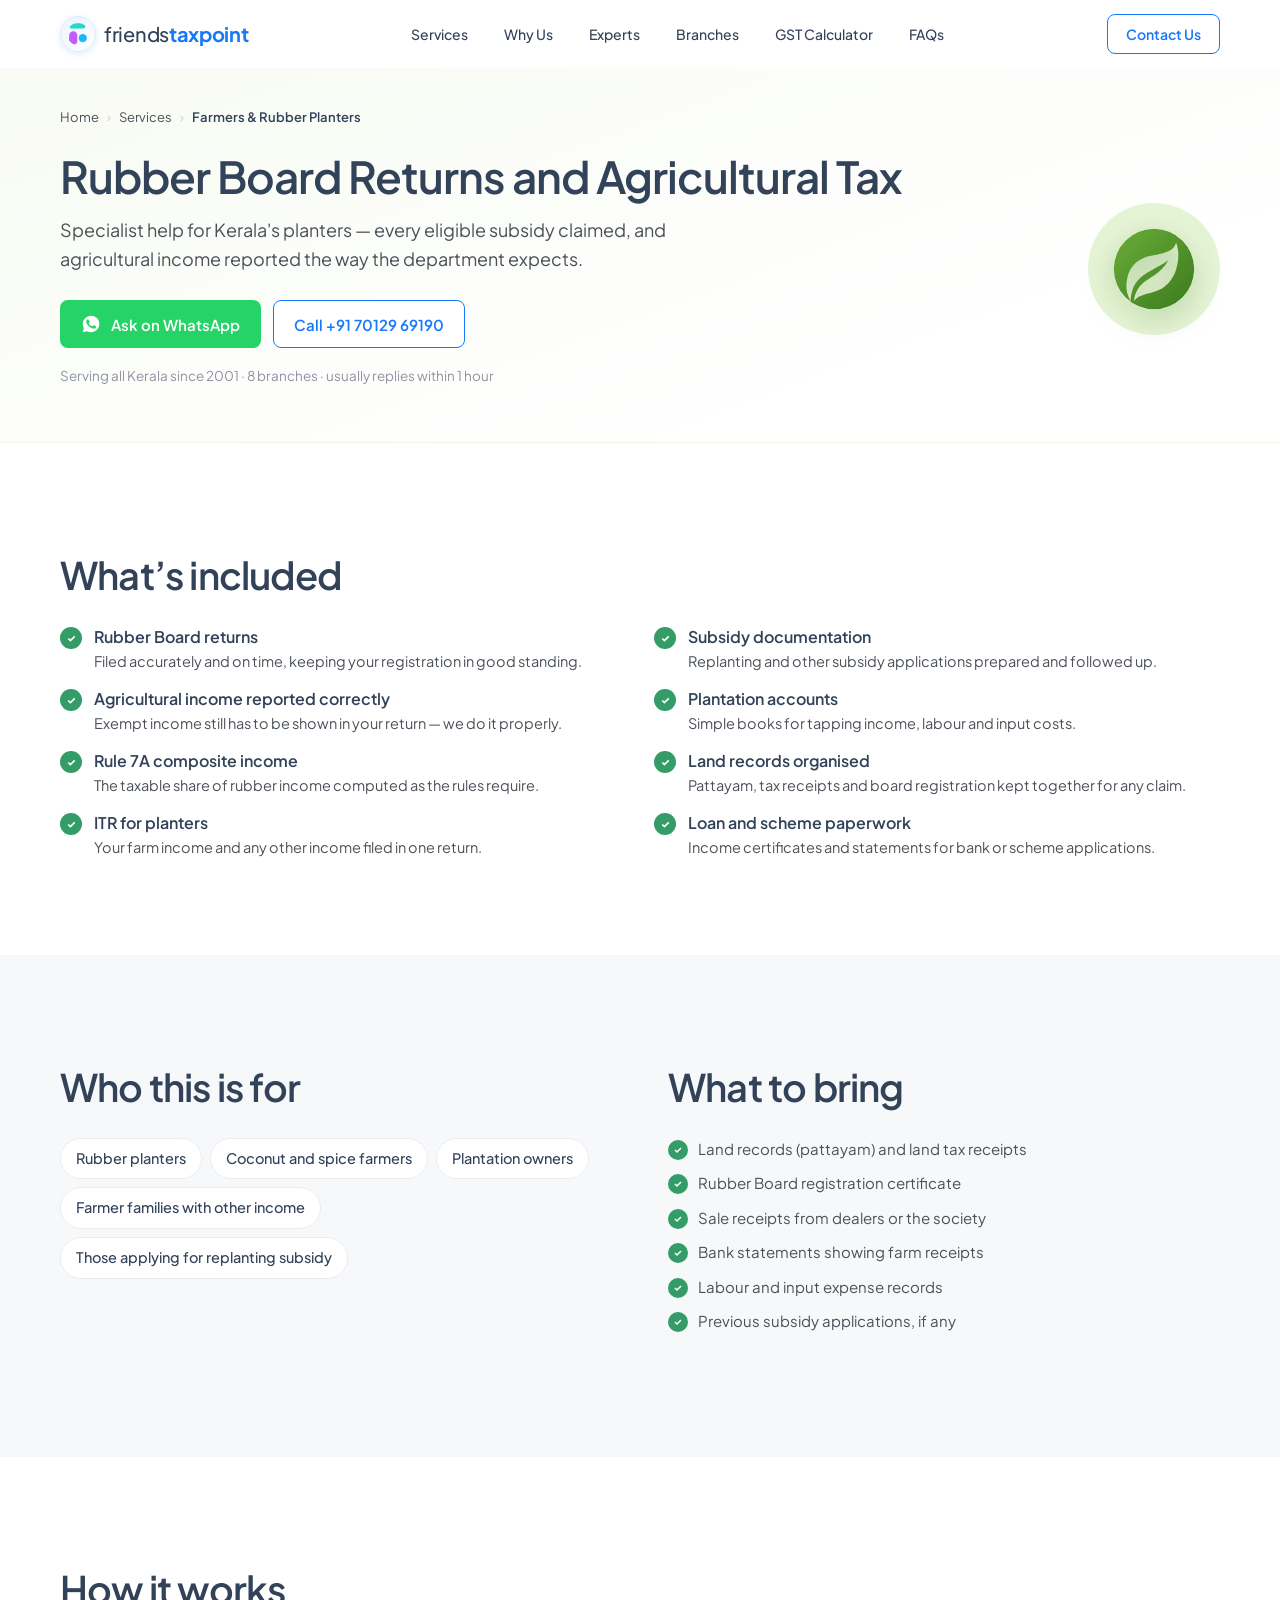
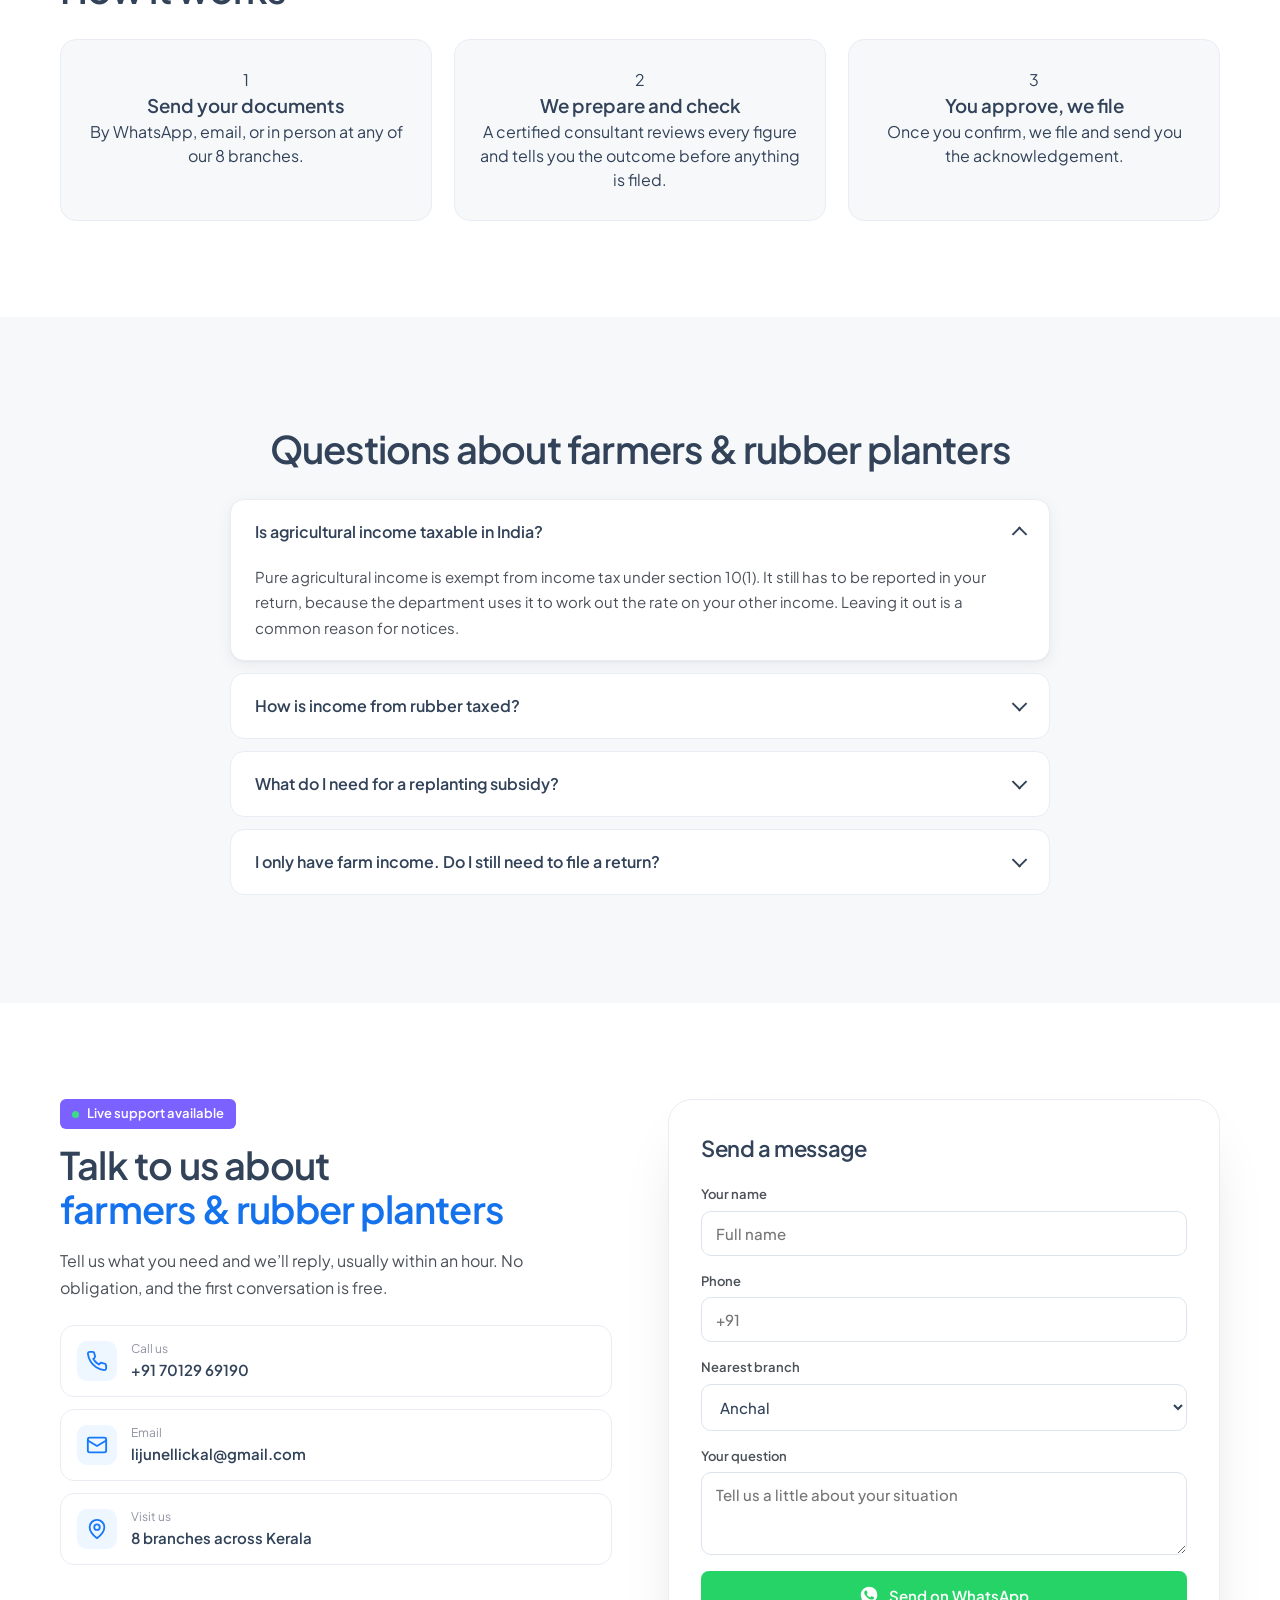
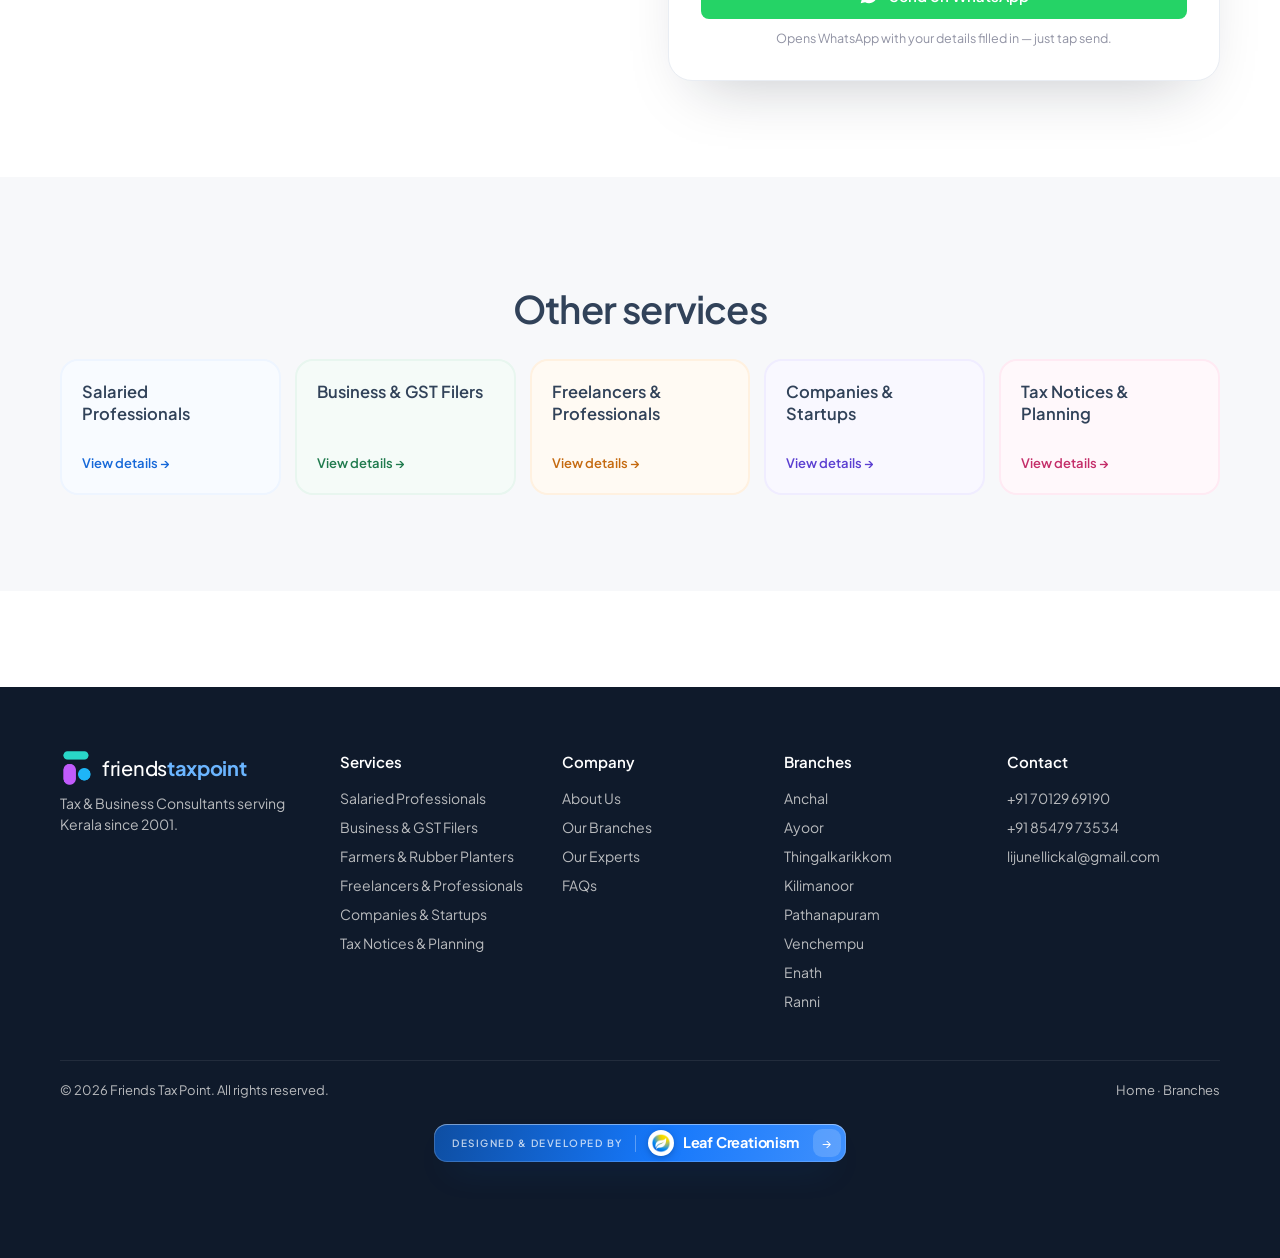
<file: services/rubber-board-agriculture.html>
<!doctype html>
<html lang="en-IN">
<head>
  <meta charset="utf-8" />
  <meta name="viewport" content="width=device-width, initial-scale=1" />
  <title>Rubber Board Returns & Agricultural Income Tax | Kerala</title>
  <meta name="description" content="Rubber Board return filing, subsidy documentation and agricultural income tax reporting for planters and farmers in Kerala. Serving Kollam, Pathanamthitta and Thiruvananthapuram." />
  <link rel="canonical" href="https://friendstaxpoint.com/services/rubber-board-agriculture.html" />
  <meta name="robots" content="index, follow, max-image-preview:large, max-snippet:-1" />
  <meta name="geo.region" content="IN-KL" />
  <meta property="og:type" content="website" />
  <meta property="og:site_name" content="Friends Tax Point" />
  <meta property="og:locale" content="en_IN" />
  <meta property="og:url" content="https://friendstaxpoint.com/services/rubber-board-agriculture.html" />
  <meta property="og:title" content="Rubber Board Returns & Agricultural Income Tax | Kerala" />
  <meta property="og:description" content="Rubber Board return filing, subsidy documentation and agricultural income tax reporting for planters and farmers in Kerala. Serving Kollam, Pathanamthitta and Thiruvananthapuram." />
  <meta property="og:image" content="https://friendstaxpoint.com/images/og-image.jpg" />
  <meta name="twitter:card" content="summary_large_image" />
  <meta name="theme-color" content="#1678fb" />
  <link rel="icon" type="image/png" sizes="32x32" href="../favicon-32.png" />
  <link rel="apple-touch-icon" href="../apple-touch-icon.png" />
  <link rel="preconnect" href="https://fonts.googleapis.com" />
  <link rel="preconnect" href="https://fonts.gstatic.com" crossorigin />
  <link href="https://fonts.googleapis.com/css2?family=Plus+Jakarta+Sans:wght@400;500;600;700&display=swap" rel="stylesheet" />
  <link rel="stylesheet" href="../styles.css?v=02de1f4" />
  <script type="application/ld+json">
  {
    "@context": "https://schema.org",
    "@graph": [
      {
        "@type": "Service",
        "@id": "https://friendstaxpoint.com/services/rubber-board-agriculture.html#service",
        "name": "Rubber Board Returns and Agricultural Tax",
        "serviceType": "Farmers & Rubber Planters",
        "description": "Rubber Board return filing, subsidy documentation and agricultural income tax reporting for planters and farmers in Kerala. Serving Kollam, Pathanamthitta and Thiruvananthapuram.",
        "url": "https://friendstaxpoint.com/services/rubber-board-agriculture.html",
        "provider": {
          "@type": "AccountingService",
          "@id": "https://friendstaxpoint.com/#business",
          "name": "Friends Tax Point",
          "telephone": "+91-7012969190",
          "url": "https://friendstaxpoint.com/",
          "areaServed": [
            {
              "@type": "State",
              "name": "Kerala"
            },
            {
              "@type": "AdministrativeArea",
              "name": "Thiruvananthapuram district"
            },
            {
              "@type": "AdministrativeArea",
              "name": "Kollam district"
            },
            {
              "@type": "AdministrativeArea",
              "name": "Pathanamthitta district"
            },
            {
              "@type": "AdministrativeArea",
              "name": "Alappuzha district"
            },
            {
              "@type": "AdministrativeArea",
              "name": "Kottayam district"
            },
            {
              "@type": "AdministrativeArea",
              "name": "Idukki district"
            },
            {
              "@type": "AdministrativeArea",
              "name": "Ernakulam district"
            },
            {
              "@type": "AdministrativeArea",
              "name": "Thrissur district"
            },
            {
              "@type": "AdministrativeArea",
              "name": "Palakkad district"
            },
            {
              "@type": "AdministrativeArea",
              "name": "Malappuram district"
            },
            {
              "@type": "AdministrativeArea",
              "name": "Kozhikode district"
            },
            {
              "@type": "AdministrativeArea",
              "name": "Wayanad district"
            },
            {
              "@type": "AdministrativeArea",
              "name": "Kannur district"
            },
            {
              "@type": "AdministrativeArea",
              "name": "Kasaragod district"
            }
          ]
        },
        "areaServed": [
          {
            "@type": "State",
            "name": "Kerala"
          },
          {
            "@type": "AdministrativeArea",
            "name": "Thiruvananthapuram district"
          },
          {
            "@type": "AdministrativeArea",
            "name": "Kollam district"
          },
          {
            "@type": "AdministrativeArea",
            "name": "Pathanamthitta district"
          },
          {
            "@type": "AdministrativeArea",
            "name": "Alappuzha district"
          },
          {
            "@type": "AdministrativeArea",
            "name": "Kottayam district"
          },
          {
            "@type": "AdministrativeArea",
            "name": "Idukki district"
          },
          {
            "@type": "AdministrativeArea",
            "name": "Ernakulam district"
          },
          {
            "@type": "AdministrativeArea",
            "name": "Thrissur district"
          },
          {
            "@type": "AdministrativeArea",
            "name": "Palakkad district"
          },
          {
            "@type": "AdministrativeArea",
            "name": "Malappuram district"
          },
          {
            "@type": "AdministrativeArea",
            "name": "Kozhikode district"
          },
          {
            "@type": "AdministrativeArea",
            "name": "Wayanad district"
          },
          {
            "@type": "AdministrativeArea",
            "name": "Kannur district"
          },
          {
            "@type": "AdministrativeArea",
            "name": "Kasaragod district"
          }
        ],
        "hasOfferCatalog": {
          "@type": "OfferCatalog",
          "name": "Rubber Board Returns and Agricultural Tax",
          "itemListElement": [
            {
              "@type": "Offer",
              "itemOffered": {
                "@type": "Service",
                "name": "Rubber Board returns"
              }
            },
            {
              "@type": "Offer",
              "itemOffered": {
                "@type": "Service",
                "name": "Subsidy documentation"
              }
            },
            {
              "@type": "Offer",
              "itemOffered": {
                "@type": "Service",
                "name": "Agricultural income reported correctly"
              }
            },
            {
              "@type": "Offer",
              "itemOffered": {
                "@type": "Service",
                "name": "Plantation accounts"
              }
            },
            {
              "@type": "Offer",
              "itemOffered": {
                "@type": "Service",
                "name": "Rule 7A composite income"
              }
            },
            {
              "@type": "Offer",
              "itemOffered": {
                "@type": "Service",
                "name": "Land records organised"
              }
            },
            {
              "@type": "Offer",
              "itemOffered": {
                "@type": "Service",
                "name": "ITR for planters"
              }
            },
            {
              "@type": "Offer",
              "itemOffered": {
                "@type": "Service",
                "name": "Loan and scheme paperwork"
              }
            }
          ]
        }
      },
      {
        "@type": "BreadcrumbList",
        "itemListElement": [
          {
            "@type": "ListItem",
            "position": 1,
            "name": "Home",
            "item": "https://friendstaxpoint.com/"
          },
          {
            "@type": "ListItem",
            "position": 2,
            "name": "Services",
            "item": "https://friendstaxpoint.com/#for"
          },
          {
            "@type": "ListItem",
            "position": 3,
            "name": "Farmers & Rubber Planters",
            "item": "https://friendstaxpoint.com/services/rubber-board-agriculture.html"
          }
        ]
      },
      {
        "@type": "FAQPage",
        "mainEntity": [
          {
            "@type": "Question",
            "name": "Is agricultural income taxable in India?",
            "acceptedAnswer": {
              "@type": "Answer",
              "text": "Pure agricultural income is exempt from income tax under section 10(1). It still has to be reported in your return, because the department uses it to work out the rate on your other income. Leaving it out is a common reason for notices."
            }
          },
          {
            "@type": "Question",
            "name": "How is income from rubber taxed?",
            "acceptedAnswer": {
              "@type": "Answer",
              "text": "Rubber is a composite income. Under Rule 7A, 35% of the income from growing and manufacturing rubber is treated as business income and taxed, while 65% is treated as agricultural and exempt. We compute this split for you."
            }
          },
          {
            "@type": "Question",
            "name": "What do I need for a replanting subsidy?",
            "acceptedAnswer": {
              "@type": "Answer",
              "text": "Generally your Rubber Board registration, land records, a planting or replanting application and field inspection records. We prepare the file and follow it through so nothing stalls."
            }
          },
          {
            "@type": "Question",
            "name": "I only have farm income. Do I still need to file a return?",
            "acceptedAnswer": {
              "@type": "Answer",
              "text": "Often yes — to claim a refund of TDS, to support a loan application, or simply to keep a clean record. We'll tell you honestly whether filing helps you."
            }
          }
        ]
      }
    ]
  }
  </script>
</head>
<body>

<header class="header" id="top">
  <div class="container header__inner">
    <a href="../index.html" class="logo">
      <img src="../images/logo.png?v=2" alt="Friends Tax Point" />
      <span>friends<b>taxpoint</b></span>
    </a>
    <nav class="nav" id="nav">
      <a href="../index.html#for">Services</a>
      <a href="../index.html#why">Why Us</a>
      <a href="../index.html#experts">Experts</a>
      <a href="../index.html#branches">Branches</a>
      <a href="../index.html#calculator">GST Calculator</a>
      <a href="../index.html#faq">FAQs</a>
    </nav>
    <div class="header__cta">
      <a href="#enquire" class="btn btn--outline btn--sm shine">Contact Us</a>
      <a href="tel:+917012969190" class="hcall" aria-label="Call Friends Tax Point"><svg viewBox="0 0 24 24"><path d="M22 16.9v3a2 2 0 0 1-2.2 2 19.8 19.8 0 0 1-8.6-3.1 19.5 19.5 0 0 1-6-6A19.8 19.8 0 0 1 2.1 4.2 2 2 0 0 1 4.1 2h3a2 2 0 0 1 2 1.7c.1.9.4 1.8.7 2.7a2 2 0 0 1-.5 2.1L8 9.8a16 16 0 0 0 6 6l1.3-1.3a2 2 0 0 1 2.1-.4c.9.3 1.8.6 2.7.7a2 2 0 0 1 1.7 2z"/></svg></a>
      <button class="burger" id="burger" aria-label="Menu" aria-expanded="false"><span></span><span></span><span></span></button>
    </div>
  </div>
</header>

<main>
<section class="svc-hero p-lime">
  <div class="container">
    <nav class="crumb" aria-label="Breadcrumb">
      <a href="../index.html">Home</a> <span>&#8250;</span> <a href="../index.html#for">Services</a> <span>&#8250;</span> <b>Farmers & Rubber Planters</b>
    </nav>
    <div class="svc-hero__grid">
      <div>
        <h1>Rubber Board Returns and Agricultural Tax</h1>
        <p class="lead">Specialist help for Kerala's planters — every eligible subsidy claimed, and agricultural income reported the way the department expects.</p>
        <div class="svc-hero__cta">
          <a href="#enquire" class="btn btn--wa"><svg viewBox="0 0 24 24" class="wa-ico" aria-hidden="true"><path fill="currentColor" stroke="none" d="M12.04 2C6.58 2 2.13 6.45 2.13 11.91c0 1.75.46 3.45 1.32 4.95L2.05 22l5.25-1.38a9.9 9.9 0 0 0 4.74 1.21h.01c5.46 0 9.91-4.45 9.91-9.91 0-2.65-1.03-5.14-2.9-7.01A9.84 9.84 0 0 0 12.04 2zm5.8 14.06c-.24.68-1.4 1.3-1.95 1.38-.5.07-1.13.1-1.82-.11-.42-.13-.96-.31-1.65-.61-2.9-1.25-4.8-4.17-4.94-4.36-.14-.2-1.18-1.57-1.18-3s.75-2.13 1.02-2.42c.27-.29.58-.36.78-.36l.56.01c.18.01.42-.07.66.5.24.58.82 2 .89 2.14.07.15.12.32.02.51-.1.2-.15.32-.29.5-.15.17-.31.38-.44.51-.15.15-.3.31-.13.6.17.29.75 1.24 1.61 2 1.1.98 2.03 1.29 2.32 1.43.29.15.46.12.63-.07.17-.2.73-.85.92-1.14.2-.29.39-.24.66-.15.27.1 1.7.8 2 .95.29.14.48.22.55.34.07.12.07.7-.17 1.38z"/></svg>Ask on WhatsApp</a>
          <a href="tel:+917012969190" class="btn btn--outline">Call +91 70129 69190</a>
        </div>
        <p class="svc-hero__note">Serving all Kerala since 2001 &middot; 8 branches &middot; usually replies within 1 hour</p>
      </div>
      <span class="svc-hero__icon"><svg viewBox="0 0 48 48" class="ai ai-leafmark"><defs><linearGradient id="gMark" x1="0" y1="0" x2="1" y2="1"><stop offset="0" stop-color="#6aad38"/><stop offset="1" stop-color="#3b7a1e"/></linearGradient><mask id="mMark"><circle cx="24" cy="24" r="21" fill="#fff"/><path d="M10.7 38.5C9.6 36 9.3 32.8 9.8 30.4 10.6 24 14 20 19.5 17.9 22.5 16.8 26.5 16.7 30 15.3 33.5 14.2 35 12.5 35.5 10.2 37 14 37.2 19 35.6 24 34.4 28.6 31 32.6 27.7 34.4 24.5 36.1 20.5 36.6 17.4 37.9 15.4 38.6 14.2 39.6 13.6 40.7L13.4 41 11.7 41Z" fill="#000"/><path d="M31.5 19.4C26 23.5 19 25.5 15.4 30.1 13 33 12 36 11.7 41.8L13.4 41.8C13.7 37 15.5 33.7 18 31.5 21.5 28.3 27.5 26.5 31.5 19.4Z" fill="#fff"/></mask></defs><g class="breathe"><circle cx="24" cy="24" r="21" fill="url(#gMark)" mask="url(#mMark)"/></g></svg></span>
    </div>
  </div>
</section>

<section class="section">
  <div class="container">
    <h2 class="h2 svc-h2">What&rsquo;s included</h2>
    <ul class="inc-grid">
        <li><b>Rubber Board returns</b><span>Filed accurately and on time, keeping your registration in good standing.</span></li>
        <li><b>Subsidy documentation</b><span>Replanting and other subsidy applications prepared and followed up.</span></li>
        <li><b>Agricultural income reported correctly</b><span>Exempt income still has to be shown in your return — we do it properly.</span></li>
        <li><b>Plantation accounts</b><span>Simple books for tapping income, labour and input costs.</span></li>
        <li><b>Rule 7A composite income</b><span>The taxable share of rubber income computed as the rules require.</span></li>
        <li><b>Land records organised</b><span>Pattayam, tax receipts and board registration kept together for any claim.</span></li>
        <li><b>ITR for planters</b><span>Your farm income and any other income filed in one return.</span></li>
        <li><b>Loan and scheme paperwork</b><span>Income certificates and statements for bank or scheme applications.</span></li>
    </ul>
  </div>
</section>

<section class="section section--soft">
  <div class="container svc-two">
    <div>
      <h2 class="h2 svc-h2">Who this is for</h2>
      <ul class="chips-list">
<li>Rubber planters</li>
<li>Coconut and spice farmers</li>
<li>Plantation owners</li>
<li>Farmer families with other income</li>
<li>Those applying for replanting subsidy</li>
      </ul>
    </div>
    <div>
      <h2 class="h2 svc-h2">What to bring</h2>
      <ul class="ticks">
<li>Land records (pattayam) and land tax receipts</li>
<li>Rubber Board registration certificate</li>
<li>Sale receipts from dealers or the society</li>
<li>Bank statements showing farm receipts</li>
<li>Labour and input expense records</li>
<li>Previous subsidy applications, if any</li>
      </ul>
    </div>
  </div>
</section>

<section class="section">
  <div class="container">
    <h2 class="h2 svc-h2">How it works</h2>
    <div class="steps-row">
      <div class="step"><div class="step__num">1</div><h3>Send your documents</h3><p>By WhatsApp, email, or in person at any of our 8 branches.</p></div>
      <div class="step"><div class="step__num">2</div><h3>We prepare and check</h3><p>A certified consultant reviews every figure and tells you the outcome before anything is filed.</p></div>
      <div class="step"><div class="step__num">3</div><h3>You approve, we file</h3><p>Once you confirm, we file and send you the acknowledgement.</p></div>
    </div>
  </div>
</section>

<section class="section section--soft">
  <div class="container narrow">
    <h2 class="h2 svc-h2 centered">Questions about farmers & rubber planters</h2>
    <div class="faq">
      <details class="reveal" open><summary>Is agricultural income taxable in India?</summary><div><p>Pure agricultural income is exempt from income tax under section 10(1). It still has to be reported in your return, because the department uses it to work out the rate on your other income. Leaving it out is a common reason for notices.</p></div></details>
      <details class="reveal"><summary>How is income from rubber taxed?</summary><div><p>Rubber is a composite income. Under Rule 7A, 35% of the income from growing and manufacturing rubber is treated as business income and taxed, while 65% is treated as agricultural and exempt. We compute this split for you.</p></div></details>
      <details class="reveal"><summary>What do I need for a replanting subsidy?</summary><div><p>Generally your Rubber Board registration, land records, a planting or replanting application and field inspection records. We prepare the file and follow it through so nothing stalls.</p></div></details>
      <details class="reveal"><summary>I only have farm income. Do I still need to file a return?</summary><div><p>Often yes — to claim a refund of TDS, to support a loan application, or simply to keep a clean record. We'll tell you honestly whether filing helps you.</p></div></details>
    </div>
  </div>
</section>

<section class="section" id="enquire">
  <div class="container svc-form-wrap">
    <div class="reveal">
      <span class="label"><i class="live"></i> Live support available</span>
      <h2 class="h2">Talk to us about<br /><span class="blue">farmers & rubber planters</span></h2>
      <p class="lead">Tell us what you need and we&rsquo;ll reply, usually within an hour. No obligation, and the first conversation is free.</p>
      <div class="clist">
        <a href="tel:+917012969190" class="citem"><svg viewBox="0 0 24 24" class="ai ai-phone"><path class="wiggle" d="M22 16.9v3a2 2 0 0 1-2.2 2 19.8 19.8 0 0 1-8.6-3.1 19.5 19.5 0 0 1-6-6A19.8 19.8 0 0 1 2.1 4.2 2 2 0 0 1 4.1 2h3a2 2 0 0 1 2 1.7c.1.9.4 1.8.7 2.7a2 2 0 0 1-.5 2.1L8 9.8a16 16 0 0 0 6 6l1.3-1.3a2 2 0 0 1 2.1-.4c.9.3 1.8.6 2.7.7a2 2 0 0 1 1.7 2z"/></svg><div><small>Call us</small><b>+91 70129 69190</b></div></a>
        <a href="mailto:lijunellickal@gmail.com" class="citem"><svg viewBox="0 0 24 24" class="ai ai-mail"><rect x="2" y="4" width="20" height="16" rx="2"/><path class="flap" d="m22 7-10 6L2 7"/></svg><div><small>Email</small><b>lijunellickal@gmail.com</b></div></a>
        <a href="../index.html#branches" class="citem"><svg viewBox="0 0 24 24" class="ai ai-pin"><g class="drop"><path d="M20 10c0 6-8 12-8 12s-8-6-8-12a8 8 0 0 1 16 0z"/><circle cx="12" cy="10" r="3"/></g></svg><div><small>Visit us</small><b>8 branches across Kerala</b></div></a>
      </div>
    </div>
    <form class="form reveal" id="contactForm" data-service="Rubber Board / Subsidy">
      <h3>Send a message</h3>
      <label>Your name<input name="name" required placeholder="Full name" /></label>
      <label>Phone<input name="phone" required placeholder="+91" /></label>
      <label>Nearest branch
        <select name="branch"><option>Anchal</option><option>Ayoor</option><option>Thingalkarikkom</option><option>Kilimanoor</option><option>Pathanapuram</option><option>Venchempu</option><option>Enath</option><option>Ranni</option><option>Not sure</option></select>
      </label>
      <label>Your question<textarea name="message" rows="3" placeholder="Tell us a little about your situation"></textarea></label>
      <button type="submit" class="btn btn--wa btn--block"><svg viewBox="0 0 24 24" class="wa-ico" aria-hidden="true"><path fill="currentColor" stroke="none" d="M12.04 2C6.58 2 2.13 6.45 2.13 11.91c0 1.75.46 3.45 1.32 4.95L2.05 22l5.25-1.38a9.9 9.9 0 0 0 4.74 1.21h.01c5.46 0 9.91-4.45 9.91-9.91 0-2.65-1.03-5.14-2.9-7.01A9.84 9.84 0 0 0 12.04 2zm5.8 14.06c-.24.68-1.4 1.3-1.95 1.38-.5.07-1.13.1-1.82-.11-.42-.13-.96-.31-1.65-.61-2.9-1.25-4.8-4.17-4.94-4.36-.14-.2-1.18-1.57-1.18-3s.75-2.13 1.02-2.42c.27-.29.58-.36.78-.36l.56.01c.18.01.42-.07.66.5.24.58.82 2 .89 2.14.07.15.12.32.02.51-.1.2-.15.32-.29.5-.15.17-.31.38-.44.51-.15.15-.3.31-.13.6.17.29.75 1.24 1.61 2 1.1.98 2.03 1.29 2.32 1.43.29.15.46.12.63-.07.17-.2.73-.85.92-1.14.2-.29.39-.24.66-.15.27.1 1.7.8 2 .95.29.14.48.22.55.34.07.12.07.7-.17 1.38z"/></svg>Send on WhatsApp</button>
      <p class="form__note">Opens WhatsApp with your details filled in &mdash; just tap send.</p>
    </form>
  </div>
</section>

<section class="section section--soft">
  <div class="container">
    <h2 class="h2 svc-h2 centered">Other services</h2>
    <div class="rel-grid">
        <a class="rel-card p-blue" href="itr-filing-salaried.html"><span class="rel-card__t">Salaried Professionals</span><span class="rel-card__g">View details <i>&#8594;</i></span></a>
        <a class="rel-card p-mint" href="gst-registration-returns.html"><span class="rel-card__t">Business & GST Filers</span><span class="rel-card__g">View details <i>&#8594;</i></span></a>
        <a class="rel-card p-peach" href="freelancer-tax-filing.html"><span class="rel-card__t">Freelancers & Professionals</span><span class="rel-card__g">View details <i>&#8594;</i></span></a>
        <a class="rel-card p-lav" href="company-llp-registration.html"><span class="rel-card__t">Companies & Startups</span><span class="rel-card__g">View details <i>&#8594;</i></span></a>
        <a class="rel-card p-pink" href="tax-notice-reply.html"><span class="rel-card__t">Tax Notices & Planning</span><span class="rel-card__g">View details <i>&#8594;</i></span></a>
    </div>
  </div>
</section>
</main>

<footer class="footer">
  <div class="container footer__grid">
    <div>
      <a href="../index.html" class="logo logo--light"><img src="../images/logo.png?v=2" alt="" /><span>friends<b>taxpoint</b></span></a>
      <p>Tax &amp; Business Consultants serving Kerala since 2001.</p>
    </div>
    <div><h4>Services</h4><a href="itr-filing-salaried.html">Salaried Professionals</a>
<a href="gst-registration-returns.html">Business & GST Filers</a>
<a href="rubber-board-agriculture.html">Farmers & Rubber Planters</a>
<a href="freelancer-tax-filing.html">Freelancers & Professionals</a>
<a href="company-llp-registration.html">Companies & Startups</a>
<a href="tax-notice-reply.html">Tax Notices & Planning</a></div>
    <div><h4>Company</h4><a href="../index.html#about">About Us</a><a href="../index.html#branches">Our Branches</a><a href="../index.html#experts">Our Experts</a><a href="../index.html#faq">FAQs</a></div>
    <div><h4>Branches</h4><a href="../index.html#branches">Anchal</a><a href="../index.html#branches">Ayoor</a><a href="../index.html#branches">Thingalkarikkom</a><a href="../index.html#branches">Kilimanoor</a><a href="../index.html#branches">Pathanapuram</a><a href="../index.html#branches">Venchempu</a><a href="../index.html#branches">Enath</a><a href="../index.html#branches">Ranni</a></div>
    <div><h4>Contact</h4><a href="tel:+917012969190">+91 70129 69190</a><a href="tel:+918547973534">+91 85479 73534</a><a href="mailto:lijunellickal@gmail.com">lijunellickal@gmail.com</a></div>
  </div>
  <div class="container footer__bottom">
    <span>&copy; <span id="year"></span> Friends Tax Point. All rights reserved.</span>
    <span><a href="../index.html">Home</a> &middot; <a href="../index.html#branches">Branches</a></span>
  </div>
  <div class="container">
    <a class="credit" href="https://leafcreationism.in" target="_blank" rel="noopener">
      <span class="credit__shine" aria-hidden="true"></span>
      <span class="credit__label">Designed &amp; developed by</span>
      <span class="credit__brand">
        <img class="credit__leaf" src="../images/leaf-creationism-logo.png" alt="Leaf Creationism logo" width="22" height="22" loading="lazy" decoding="async" />
        Leaf Creationism
      </span>
      <i class="credit__go" aria-hidden="true">&#8594;</i>
    </a>
  </div>
</footer>

<script src="../service.js?v=02de1f4"></script>
</body>
</html>
</file>
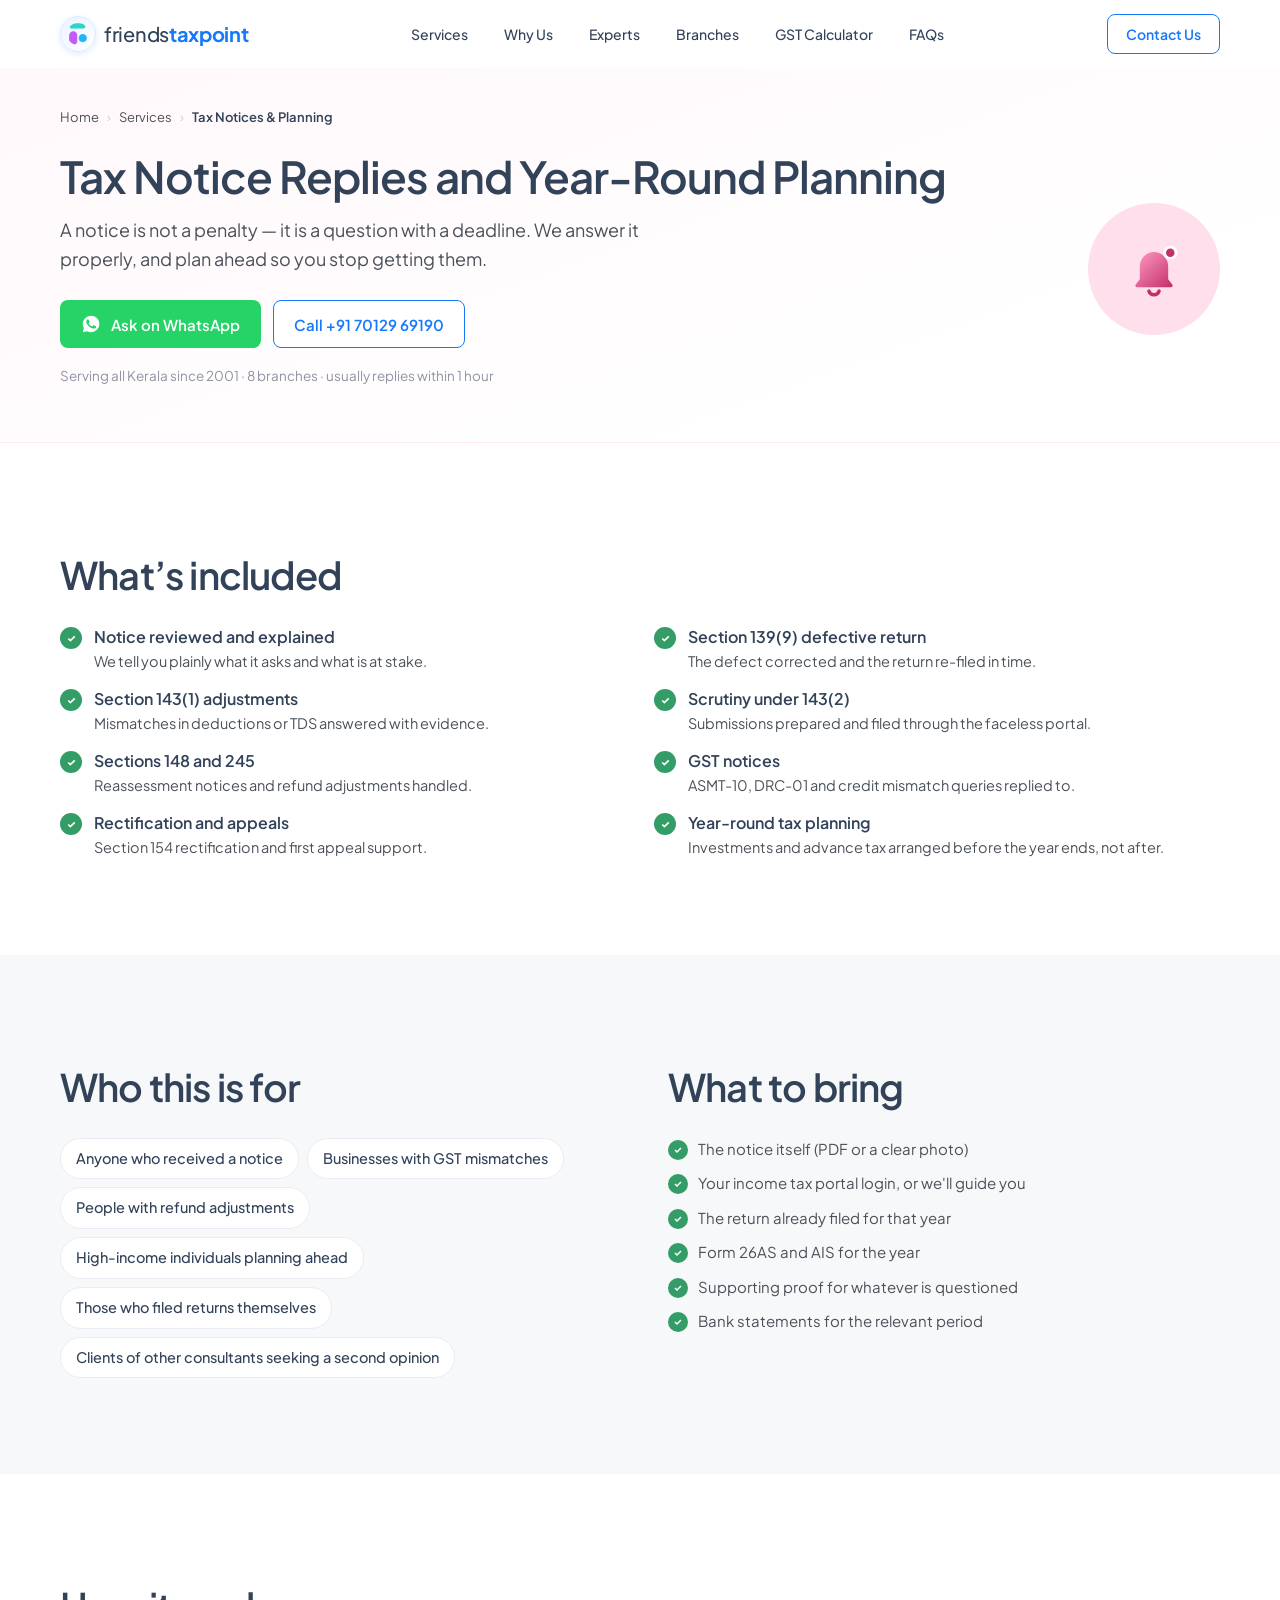
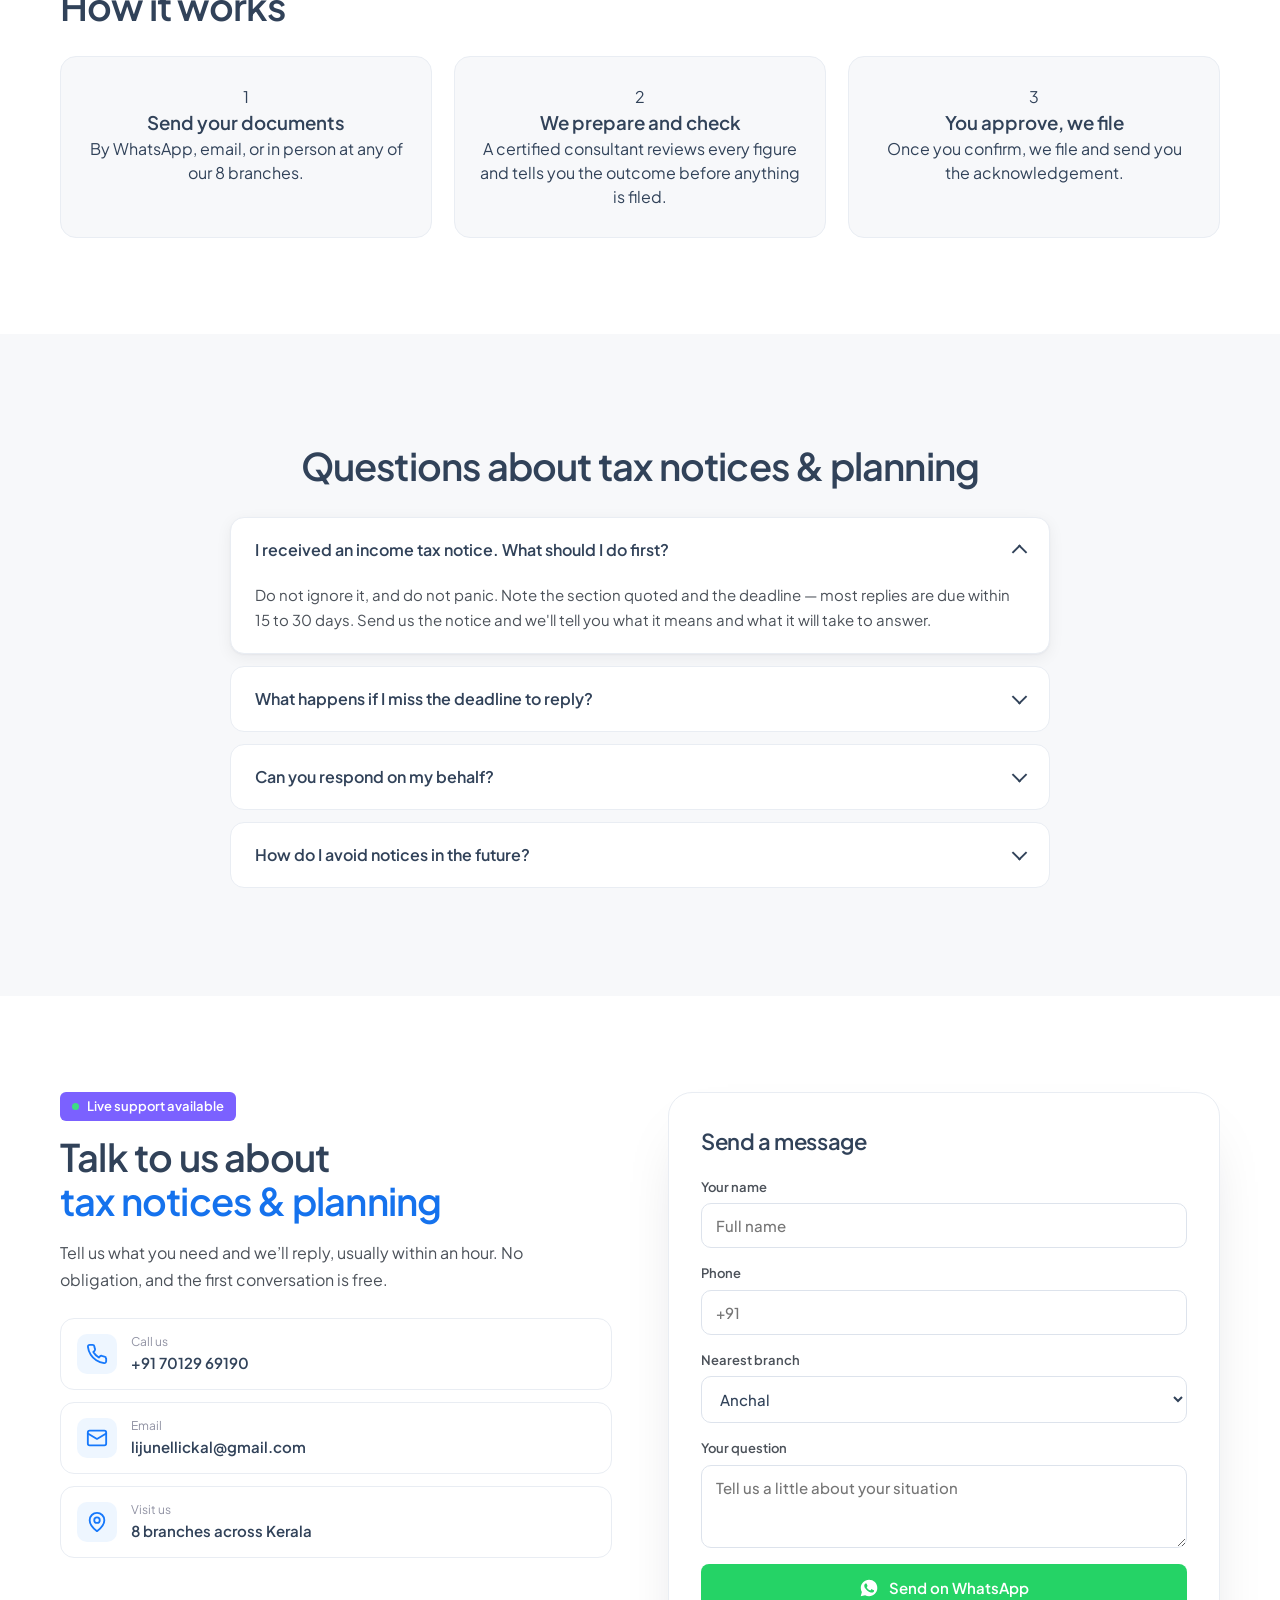
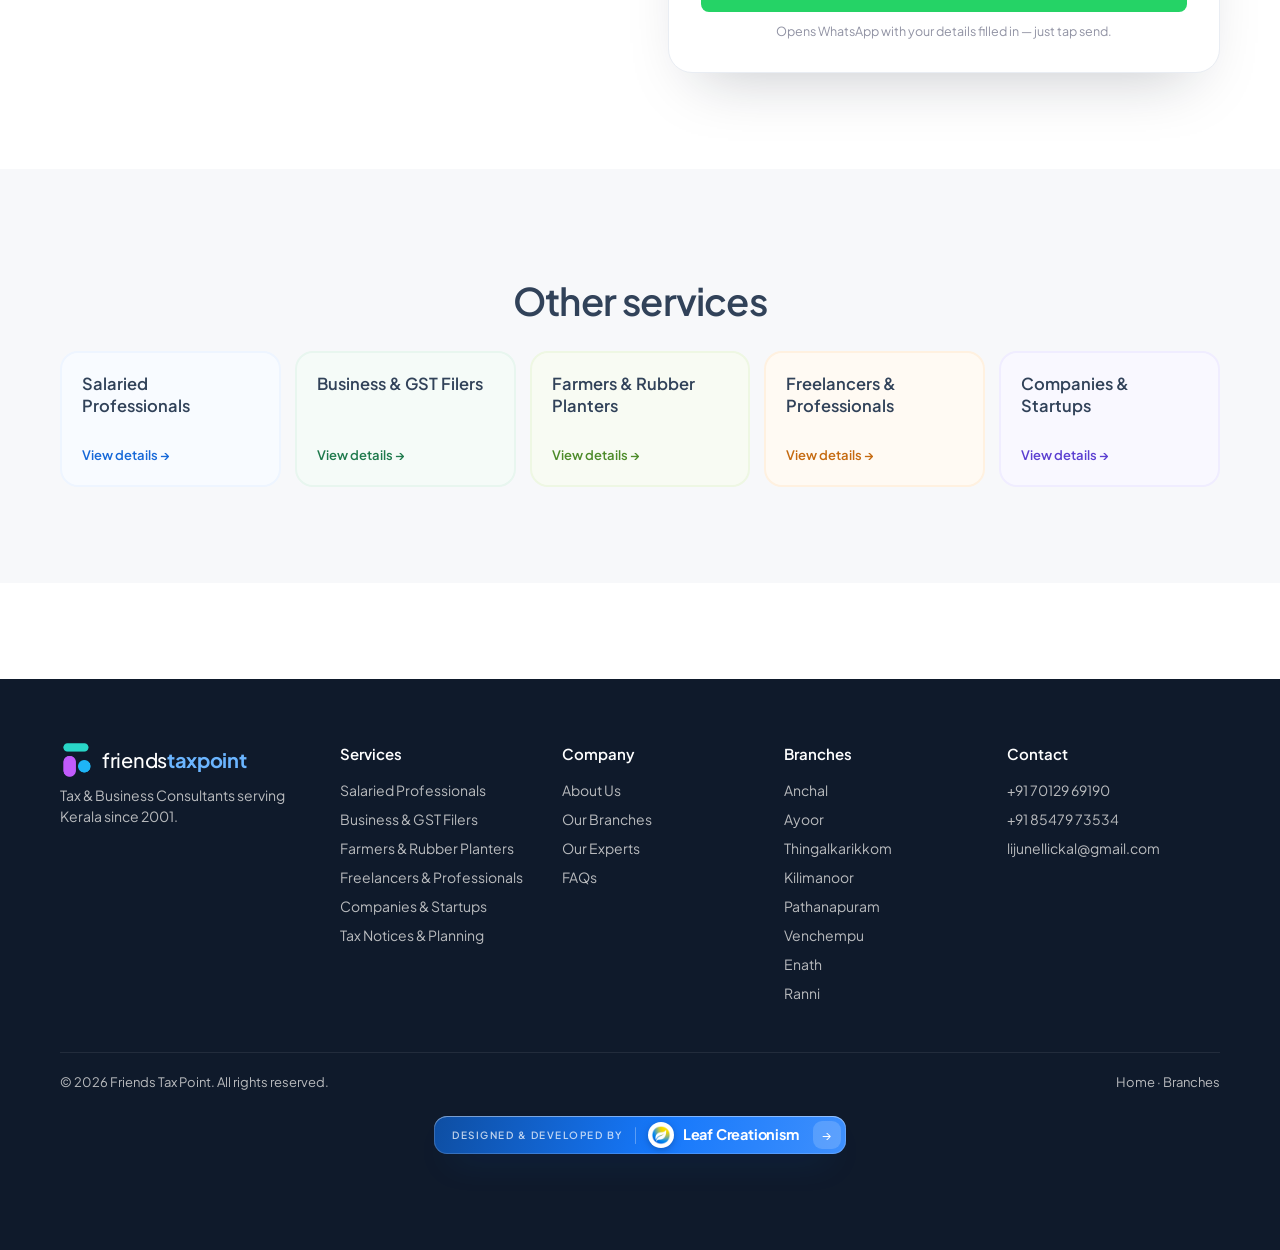
<file: services/tax-notice-reply.html>
<!doctype html>
<html lang="en-IN">
<head>
  <meta charset="utf-8" />
  <meta name="viewport" content="width=device-width, initial-scale=1" />
  <title>Income Tax & GST Notice Reply, Tax Planning | Kerala</title>
  <meta name="description" content="Expert replies to Income Tax and GST notices in Kerala — sections 139(9), 143(1), 143(2), 148, 245, ASMT-10 and DRC-01 — plus year-round tax planning." />
  <link rel="canonical" href="https://friendstaxpoint.com/services/tax-notice-reply.html" />
  <meta name="robots" content="index, follow, max-image-preview:large, max-snippet:-1" />
  <meta name="geo.region" content="IN-KL" />
  <meta property="og:type" content="website" />
  <meta property="og:site_name" content="Friends Tax Point" />
  <meta property="og:locale" content="en_IN" />
  <meta property="og:url" content="https://friendstaxpoint.com/services/tax-notice-reply.html" />
  <meta property="og:title" content="Income Tax & GST Notice Reply, Tax Planning | Kerala" />
  <meta property="og:description" content="Expert replies to Income Tax and GST notices in Kerala — sections 139(9), 143(1), 143(2), 148, 245, ASMT-10 and DRC-01 — plus year-round tax planning." />
  <meta property="og:image" content="https://friendstaxpoint.com/images/og-image.jpg" />
  <meta name="twitter:card" content="summary_large_image" />
  <meta name="theme-color" content="#1678fb" />
  <link rel="icon" type="image/png" sizes="32x32" href="../favicon-32.png" />
  <link rel="apple-touch-icon" href="../apple-touch-icon.png" />
  <link rel="preconnect" href="https://fonts.googleapis.com" />
  <link rel="preconnect" href="https://fonts.gstatic.com" crossorigin />
  <link href="https://fonts.googleapis.com/css2?family=Plus+Jakarta+Sans:wght@400;500;600;700&display=swap" rel="stylesheet" />
  <link rel="stylesheet" href="../styles.css?v=144011c" />
  <script type="application/ld+json">
  {
    "@context": "https://schema.org",
    "@graph": [
      {
        "@type": "Service",
        "@id": "https://friendstaxpoint.com/services/tax-notice-reply.html#service",
        "name": "Tax Notice Replies and Year-Round Planning",
        "serviceType": "Tax Notices & Planning",
        "description": "Expert replies to Income Tax and GST notices in Kerala — sections 139(9), 143(1), 143(2), 148, 245, ASMT-10 and DRC-01 — plus year-round tax planning.",
        "url": "https://friendstaxpoint.com/services/tax-notice-reply.html",
        "provider": {
          "@type": "AccountingService",
          "@id": "https://friendstaxpoint.com/#business",
          "name": "Friends Tax Point",
          "telephone": "+91-7012969190",
          "url": "https://friendstaxpoint.com/",
          "areaServed": [
            {
              "@type": "State",
              "name": "Kerala"
            },
            {
              "@type": "AdministrativeArea",
              "name": "Thiruvananthapuram district"
            },
            {
              "@type": "AdministrativeArea",
              "name": "Kollam district"
            },
            {
              "@type": "AdministrativeArea",
              "name": "Pathanamthitta district"
            },
            {
              "@type": "AdministrativeArea",
              "name": "Alappuzha district"
            },
            {
              "@type": "AdministrativeArea",
              "name": "Kottayam district"
            },
            {
              "@type": "AdministrativeArea",
              "name": "Idukki district"
            },
            {
              "@type": "AdministrativeArea",
              "name": "Ernakulam district"
            },
            {
              "@type": "AdministrativeArea",
              "name": "Thrissur district"
            },
            {
              "@type": "AdministrativeArea",
              "name": "Palakkad district"
            },
            {
              "@type": "AdministrativeArea",
              "name": "Malappuram district"
            },
            {
              "@type": "AdministrativeArea",
              "name": "Kozhikode district"
            },
            {
              "@type": "AdministrativeArea",
              "name": "Wayanad district"
            },
            {
              "@type": "AdministrativeArea",
              "name": "Kannur district"
            },
            {
              "@type": "AdministrativeArea",
              "name": "Kasaragod district"
            }
          ]
        },
        "areaServed": [
          {
            "@type": "State",
            "name": "Kerala"
          },
          {
            "@type": "AdministrativeArea",
            "name": "Thiruvananthapuram district"
          },
          {
            "@type": "AdministrativeArea",
            "name": "Kollam district"
          },
          {
            "@type": "AdministrativeArea",
            "name": "Pathanamthitta district"
          },
          {
            "@type": "AdministrativeArea",
            "name": "Alappuzha district"
          },
          {
            "@type": "AdministrativeArea",
            "name": "Kottayam district"
          },
          {
            "@type": "AdministrativeArea",
            "name": "Idukki district"
          },
          {
            "@type": "AdministrativeArea",
            "name": "Ernakulam district"
          },
          {
            "@type": "AdministrativeArea",
            "name": "Thrissur district"
          },
          {
            "@type": "AdministrativeArea",
            "name": "Palakkad district"
          },
          {
            "@type": "AdministrativeArea",
            "name": "Malappuram district"
          },
          {
            "@type": "AdministrativeArea",
            "name": "Kozhikode district"
          },
          {
            "@type": "AdministrativeArea",
            "name": "Wayanad district"
          },
          {
            "@type": "AdministrativeArea",
            "name": "Kannur district"
          },
          {
            "@type": "AdministrativeArea",
            "name": "Kasaragod district"
          }
        ],
        "hasOfferCatalog": {
          "@type": "OfferCatalog",
          "name": "Tax Notice Replies and Year-Round Planning",
          "itemListElement": [
            {
              "@type": "Offer",
              "itemOffered": {
                "@type": "Service",
                "name": "Notice reviewed and explained"
              }
            },
            {
              "@type": "Offer",
              "itemOffered": {
                "@type": "Service",
                "name": "Section 139(9) defective return"
              }
            },
            {
              "@type": "Offer",
              "itemOffered": {
                "@type": "Service",
                "name": "Section 143(1) adjustments"
              }
            },
            {
              "@type": "Offer",
              "itemOffered": {
                "@type": "Service",
                "name": "Scrutiny under 143(2)"
              }
            },
            {
              "@type": "Offer",
              "itemOffered": {
                "@type": "Service",
                "name": "Sections 148 and 245"
              }
            },
            {
              "@type": "Offer",
              "itemOffered": {
                "@type": "Service",
                "name": "GST notices"
              }
            },
            {
              "@type": "Offer",
              "itemOffered": {
                "@type": "Service",
                "name": "Rectification and appeals"
              }
            },
            {
              "@type": "Offer",
              "itemOffered": {
                "@type": "Service",
                "name": "Year-round tax planning"
              }
            }
          ]
        }
      },
      {
        "@type": "BreadcrumbList",
        "itemListElement": [
          {
            "@type": "ListItem",
            "position": 1,
            "name": "Home",
            "item": "https://friendstaxpoint.com/"
          },
          {
            "@type": "ListItem",
            "position": 2,
            "name": "Services",
            "item": "https://friendstaxpoint.com/#for"
          },
          {
            "@type": "ListItem",
            "position": 3,
            "name": "Tax Notices & Planning",
            "item": "https://friendstaxpoint.com/services/tax-notice-reply.html"
          }
        ]
      },
      {
        "@type": "FAQPage",
        "mainEntity": [
          {
            "@type": "Question",
            "name": "I received an income tax notice. What should I do first?",
            "acceptedAnswer": {
              "@type": "Answer",
              "text": "Do not ignore it, and do not panic. Note the section quoted and the deadline — most replies are due within 15 to 30 days. Send us the notice and we'll tell you what it means and what it will take to answer."
            }
          },
          {
            "@type": "Question",
            "name": "What happens if I miss the deadline to reply?",
            "acceptedAnswer": {
              "@type": "Answer",
              "text": "The department can proceed on its own assessment, raise a demand, add interest and penalty, and in some cases adjust your future refunds. Replying late is far more expensive than replying on time."
            }
          },
          {
            "@type": "Question",
            "name": "Can you respond on my behalf?",
            "acceptedAnswer": {
              "@type": "Answer",
              "text": "Yes. Most proceedings are now faceless and handled through the income tax portal, so we prepare the submission and file it with your authorisation. You don't need to visit an office."
            }
          },
          {
            "@type": "Question",
            "name": "How do I avoid notices in the future?",
            "acceptedAnswer": {
              "@type": "Answer",
              "text": "Most notices come from simple mismatches — income in your AIS that wasn't reported, TDS claimed that doesn't appear in 26AS, or deductions without proof. Filing from reconciled records removes almost all of them."
            }
          }
        ]
      }
    ]
  }
  </script>
</head>
<body>

<header class="header" id="top">
  <div class="container header__inner">
    <a href="../index.html" class="logo">
      <img src="../images/logo.png?v=2" alt="Friends Tax Point" />
      <span>friends<b>taxpoint</b></span>
    </a>
    <nav class="nav" id="nav">
      <a href="../index.html#for">Services</a>
      <a href="../index.html#why">Why Us</a>
      <a href="../index.html#experts">Experts</a>
      <a href="../index.html#branches">Branches</a>
      <a href="../index.html#calculator">GST Calculator</a>
      <a href="../index.html#faq">FAQs</a>
    </nav>
    <div class="header__cta">
      <a href="#enquire" class="btn btn--outline btn--sm shine">Contact Us</a>
      <a href="tel:+917012969190" class="hcall" aria-label="Call Friends Tax Point"><svg viewBox="0 0 24 24"><path d="M22 16.9v3a2 2 0 0 1-2.2 2 19.8 19.8 0 0 1-8.6-3.1 19.5 19.5 0 0 1-6-6A19.8 19.8 0 0 1 2.1 4.2 2 2 0 0 1 4.1 2h3a2 2 0 0 1 2 1.7c.1.9.4 1.8.7 2.7a2 2 0 0 1-.5 2.1L8 9.8a16 16 0 0 0 6 6l1.3-1.3a2 2 0 0 1 2.1-.4c.9.3 1.8.6 2.7.7a2 2 0 0 1 1.7 2z"/></svg></a>
      <button class="burger" id="burger" aria-label="Menu" aria-expanded="false"><span></span><span></span><span></span></button>
    </div>
  </div>
</header>

<main>
<section class="svc-hero p-pink">
  <div class="container">
    <nav class="crumb" aria-label="Breadcrumb">
      <a href="../index.html">Home</a> <span>&#8250;</span> <a href="../index.html#for">Services</a> <span>&#8250;</span> <b>Tax Notices & Planning</b>
    </nav>
    <div class="svc-hero__grid">
      <div>
        <h1>Tax Notice Replies and Year-Round Planning</h1>
        <p class="lead">A notice is not a penalty — it is a question with a deadline. We answer it properly, and plan ahead so you stop getting them.</p>
        <div class="svc-hero__cta">
          <a href="#enquire" class="btn btn--wa"><svg viewBox="0 0 24 24" class="wa-ico" aria-hidden="true"><path fill="currentColor" stroke="none" d="M12.04 2C6.58 2 2.13 6.45 2.13 11.91c0 1.75.46 3.45 1.32 4.95L2.05 22l5.25-1.38a9.9 9.9 0 0 0 4.74 1.21h.01c5.46 0 9.91-4.45 9.91-9.91 0-2.65-1.03-5.14-2.9-7.01A9.84 9.84 0 0 0 12.04 2zm5.8 14.06c-.24.68-1.4 1.3-1.95 1.38-.5.07-1.13.1-1.82-.11-.42-.13-.96-.31-1.65-.61-2.9-1.25-4.8-4.17-4.94-4.36-.14-.2-1.18-1.57-1.18-3s.75-2.13 1.02-2.42c.27-.29.58-.36.78-.36l.56.01c.18.01.42-.07.66.5.24.58.82 2 .89 2.14.07.15.12.32.02.51-.1.2-.15.32-.29.5-.15.17-.31.38-.44.51-.15.15-.3.31-.13.6.17.29.75 1.24 1.61 2 1.1.98 2.03 1.29 2.32 1.43.29.15.46.12.63-.07.17-.2.73-.85.92-1.14.2-.29.39-.24.66-.15.27.1 1.7.8 2 .95.29.14.48.22.55.34.07.12.07.7-.17 1.38z"/></svg>Ask on WhatsApp</a>
          <a href="tel:+917012969190" class="btn btn--outline">Call +91 70129 69190</a>
        </div>
        <p class="svc-hero__note">Serving all Kerala since 2001 &middot; 8 branches &middot; usually replies within 1 hour</p>
      </div>
      <span class="svc-hero__icon"><svg viewBox="0 0 48 48" class="ai ai-bell"><defs><linearGradient id="gBell" x1="0" y1="0" x2="1" y2="1"><stop offset="0" stop-color="#ff9cc3"/><stop offset="1" stop-color="#c42e69"/></linearGradient></defs><g class="ring-bell"><path d="M14 31.2V22a10 10 0 0 1 20 0v9.2l2.9 3.8a1.1 1.1 0 0 1-.9 1.8H12a1.1 1.1 0 0 1-.9-1.8z" fill="url(#gBell)"/><path d="M20.4 39.6a3.8 3.8 0 0 0 7.2 0" stroke="#c42e69" stroke-width="2.4" stroke-linecap="round"/></g><circle class="ping" cx="35.5" cy="12.5" r="5" fill="#fff"/><circle class="ping" cx="35.5" cy="12.5" r="3" fill="#c42e69"/></svg></span>
    </div>
  </div>
</section>

<section class="section">
  <div class="container">
    <h2 class="h2 svc-h2">What&rsquo;s included</h2>
    <ul class="inc-grid">
        <li><b>Notice reviewed and explained</b><span>We tell you plainly what it asks and what is at stake.</span></li>
        <li><b>Section 139(9) defective return</b><span>The defect corrected and the return re-filed in time.</span></li>
        <li><b>Section 143(1) adjustments</b><span>Mismatches in deductions or TDS answered with evidence.</span></li>
        <li><b>Scrutiny under 143(2)</b><span>Submissions prepared and filed through the faceless portal.</span></li>
        <li><b>Sections 148 and 245</b><span>Reassessment notices and refund adjustments handled.</span></li>
        <li><b>GST notices</b><span>ASMT-10, DRC-01 and credit mismatch queries replied to.</span></li>
        <li><b>Rectification and appeals</b><span>Section 154 rectification and first appeal support.</span></li>
        <li><b>Year-round tax planning</b><span>Investments and advance tax arranged before the year ends, not after.</span></li>
    </ul>
  </div>
</section>

<section class="section section--soft">
  <div class="container svc-two">
    <div>
      <h2 class="h2 svc-h2">Who this is for</h2>
      <ul class="chips-list">
<li>Anyone who received a notice</li>
<li>Businesses with GST mismatches</li>
<li>People with refund adjustments</li>
<li>High-income individuals planning ahead</li>
<li>Those who filed returns themselves</li>
<li>Clients of other consultants seeking a second opinion</li>
      </ul>
    </div>
    <div>
      <h2 class="h2 svc-h2">What to bring</h2>
      <ul class="ticks">
<li>The notice itself (PDF or a clear photo)</li>
<li>Your income tax portal login, or we'll guide you</li>
<li>The return already filed for that year</li>
<li>Form 26AS and AIS for the year</li>
<li>Supporting proof for whatever is questioned</li>
<li>Bank statements for the relevant period</li>
      </ul>
    </div>
  </div>
</section>

<section class="section">
  <div class="container">
    <h2 class="h2 svc-h2">How it works</h2>
    <div class="steps-row">
      <div class="step"><div class="step__num">1</div><h3>Send your documents</h3><p>By WhatsApp, email, or in person at any of our 8 branches.</p></div>
      <div class="step"><div class="step__num">2</div><h3>We prepare and check</h3><p>A certified consultant reviews every figure and tells you the outcome before anything is filed.</p></div>
      <div class="step"><div class="step__num">3</div><h3>You approve, we file</h3><p>Once you confirm, we file and send you the acknowledgement.</p></div>
    </div>
  </div>
</section>

<section class="section section--soft">
  <div class="container narrow">
    <h2 class="h2 svc-h2 centered">Questions about tax notices & planning</h2>
    <div class="faq">
      <details class="reveal" open><summary>I received an income tax notice. What should I do first?</summary><div><p>Do not ignore it, and do not panic. Note the section quoted and the deadline — most replies are due within 15 to 30 days. Send us the notice and we'll tell you what it means and what it will take to answer.</p></div></details>
      <details class="reveal"><summary>What happens if I miss the deadline to reply?</summary><div><p>The department can proceed on its own assessment, raise a demand, add interest and penalty, and in some cases adjust your future refunds. Replying late is far more expensive than replying on time.</p></div></details>
      <details class="reveal"><summary>Can you respond on my behalf?</summary><div><p>Yes. Most proceedings are now faceless and handled through the income tax portal, so we prepare the submission and file it with your authorisation. You don't need to visit an office.</p></div></details>
      <details class="reveal"><summary>How do I avoid notices in the future?</summary><div><p>Most notices come from simple mismatches — income in your AIS that wasn't reported, TDS claimed that doesn't appear in 26AS, or deductions without proof. Filing from reconciled records removes almost all of them.</p></div></details>
    </div>
  </div>
</section>

<section class="section" id="enquire">
  <div class="container svc-form-wrap">
    <div class="reveal">
      <span class="label"><i class="live"></i> Live support available</span>
      <h2 class="h2">Talk to us about<br /><span class="blue">tax notices & planning</span></h2>
      <p class="lead">Tell us what you need and we&rsquo;ll reply, usually within an hour. No obligation, and the first conversation is free.</p>
      <div class="clist">
        <a href="tel:+917012969190" class="citem"><svg viewBox="0 0 24 24" class="ai ai-phone"><path class="wiggle" d="M22 16.9v3a2 2 0 0 1-2.2 2 19.8 19.8 0 0 1-8.6-3.1 19.5 19.5 0 0 1-6-6A19.8 19.8 0 0 1 2.1 4.2 2 2 0 0 1 4.1 2h3a2 2 0 0 1 2 1.7c.1.9.4 1.8.7 2.7a2 2 0 0 1-.5 2.1L8 9.8a16 16 0 0 0 6 6l1.3-1.3a2 2 0 0 1 2.1-.4c.9.3 1.8.6 2.7.7a2 2 0 0 1 1.7 2z"/></svg><div><small>Call us</small><b>+91 70129 69190</b></div></a>
        <a href="mailto:lijunellickal@gmail.com" class="citem"><svg viewBox="0 0 24 24" class="ai ai-mail"><rect x="2" y="4" width="20" height="16" rx="2"/><path class="flap" d="m22 7-10 6L2 7"/></svg><div><small>Email</small><b>lijunellickal@gmail.com</b></div></a>
        <a href="../index.html#branches" class="citem"><svg viewBox="0 0 24 24" class="ai ai-pin"><g class="drop"><path d="M20 10c0 6-8 12-8 12s-8-6-8-12a8 8 0 0 1 16 0z"/><circle cx="12" cy="10" r="3"/></g></svg><div><small>Visit us</small><b>8 branches across Kerala</b></div></a>
      </div>
    </div>
    <form class="form reveal" id="contactForm" data-service="Tax Notice / Planning">
      <h3>Send a message</h3>
      <label>Your name<input name="name" required placeholder="Full name" /></label>
      <label>Phone<input name="phone" required placeholder="+91" /></label>
      <label>Nearest branch
        <select name="branch"><option>Anchal</option><option>Ayoor</option><option>Thingalkarikkom</option><option>Kilimanoor</option><option>Pathanapuram</option><option>Venchempu</option><option>Enath</option><option>Ranni</option><option>Not sure</option></select>
      </label>
      <label>Your question<textarea name="message" rows="3" placeholder="Tell us a little about your situation"></textarea></label>
      <button type="submit" class="btn btn--wa btn--block"><svg viewBox="0 0 24 24" class="wa-ico" aria-hidden="true"><path fill="currentColor" stroke="none" d="M12.04 2C6.58 2 2.13 6.45 2.13 11.91c0 1.75.46 3.45 1.32 4.95L2.05 22l5.25-1.38a9.9 9.9 0 0 0 4.74 1.21h.01c5.46 0 9.91-4.45 9.91-9.91 0-2.65-1.03-5.14-2.9-7.01A9.84 9.84 0 0 0 12.04 2zm5.8 14.06c-.24.68-1.4 1.3-1.95 1.38-.5.07-1.13.1-1.82-.11-.42-.13-.96-.31-1.65-.61-2.9-1.25-4.8-4.17-4.94-4.36-.14-.2-1.18-1.57-1.18-3s.75-2.13 1.02-2.42c.27-.29.58-.36.78-.36l.56.01c.18.01.42-.07.66.5.24.58.82 2 .89 2.14.07.15.12.32.02.51-.1.2-.15.32-.29.5-.15.17-.31.38-.44.51-.15.15-.3.31-.13.6.17.29.75 1.24 1.61 2 1.1.98 2.03 1.29 2.32 1.43.29.15.46.12.63-.07.17-.2.73-.85.92-1.14.2-.29.39-.24.66-.15.27.1 1.7.8 2 .95.29.14.48.22.55.34.07.12.07.7-.17 1.38z"/></svg>Send on WhatsApp</button>
      <p class="form__note">Opens WhatsApp with your details filled in &mdash; just tap send.</p>
    </form>
  </div>
</section>

<section class="section section--soft">
  <div class="container">
    <h2 class="h2 svc-h2 centered">Other services</h2>
    <div class="rel-grid">
        <a class="rel-card p-blue" href="itr-filing-salaried.html"><span class="rel-card__t">Salaried Professionals</span><span class="rel-card__g">View details <i>&#8594;</i></span></a>
        <a class="rel-card p-mint" href="gst-registration-returns.html"><span class="rel-card__t">Business & GST Filers</span><span class="rel-card__g">View details <i>&#8594;</i></span></a>
        <a class="rel-card p-lime" href="rubber-board-agriculture.html"><span class="rel-card__t">Farmers & Rubber Planters</span><span class="rel-card__g">View details <i>&#8594;</i></span></a>
        <a class="rel-card p-peach" href="freelancer-tax-filing.html"><span class="rel-card__t">Freelancers & Professionals</span><span class="rel-card__g">View details <i>&#8594;</i></span></a>
        <a class="rel-card p-lav" href="company-llp-registration.html"><span class="rel-card__t">Companies & Startups</span><span class="rel-card__g">View details <i>&#8594;</i></span></a>
    </div>
  </div>
</section>
</main>

<footer class="footer">
  <div class="container footer__grid">
    <div>
      <a href="../index.html" class="logo logo--light"><img src="../images/logo.png?v=2" alt="" /><span>friends<b>taxpoint</b></span></a>
      <p>Tax &amp; Business Consultants serving Kerala since 2001.</p>
    </div>
    <div><h4>Services</h4><a href="itr-filing-salaried.html">Salaried Professionals</a>
<a href="gst-registration-returns.html">Business & GST Filers</a>
<a href="rubber-board-agriculture.html">Farmers & Rubber Planters</a>
<a href="freelancer-tax-filing.html">Freelancers & Professionals</a>
<a href="company-llp-registration.html">Companies & Startups</a>
<a href="tax-notice-reply.html">Tax Notices & Planning</a></div>
    <div><h4>Company</h4><a href="../index.html#about">About Us</a><a href="../index.html#branches">Our Branches</a><a href="../index.html#experts">Our Experts</a><a href="../index.html#faq">FAQs</a></div>
    <div><h4>Branches</h4><a href="../index.html#branches">Anchal</a><a href="../index.html#branches">Ayoor</a><a href="../index.html#branches">Thingalkarikkom</a><a href="../index.html#branches">Kilimanoor</a><a href="../index.html#branches">Pathanapuram</a><a href="../index.html#branches">Venchempu</a><a href="../index.html#branches">Enath</a><a href="../index.html#branches">Ranni</a></div>
    <div><h4>Contact</h4><a href="tel:+917012969190">+91 70129 69190</a><a href="tel:+918547973534">+91 85479 73534</a><a href="mailto:lijunellickal@gmail.com">lijunellickal@gmail.com</a></div>
  </div>
  <div class="container footer__bottom">
    <span>&copy; <span id="year"></span> Friends Tax Point. All rights reserved.</span>
    <span><a href="../index.html">Home</a> &middot; <a href="../index.html#branches">Branches</a></span>
  </div>
  <div class="container">
    <a class="credit" href="https://leafcreationism.in" target="_blank" rel="noopener">
      <span class="credit__shine" aria-hidden="true"></span>
      <span class="credit__label">Designed &amp; developed by</span>
      <span class="credit__brand">
        <img class="credit__leaf" src="../images/leaf-creationism-logo.png" alt="Leaf Creationism logo" width="22" height="22" loading="lazy" decoding="async" />
        Leaf Creationism
      </span>
      <i class="credit__go" aria-hidden="true">&#8594;</i>
    </a>
  </div>
</footer>

<script src="../service.js?v=144011c"></script>
</body>
</html>
</file>
<file: styles.css>
@charset "UTF-8";
/* =========================================================
   Friends Tax Point — ClearTax-inspired design system
   ========================================================= */
:root {
  --blue: #1678fb;
  --blue-2: #1572ed;
  --navy: #0e4ea2;
  --ink: #314259;
  --ink-2: #4b5159;
  --grey: #9092a3;
  --line: #e9edf3;
  --soft: #f7f8fa;
  --sky: #eef6ff;
  --green: #349c67;
  --r: 16px;
  --ease: cubic-bezier(.22, .8, .24, 1);
  --sh-1: 0 1px 2px rgba(16, 24, 40, .04), 0 4px 16px rgba(16, 24, 40, .06);
  --sh-2: 0 20px 48px -16px rgba(22, 120, 251, .28);
}
* { box-sizing: border-box; margin: 0; padding: 0; }
html { scroll-behavior: smooth; scroll-padding-top: 76px; }
body {
  font-family: "Plus Jakarta Sans", system-ui, sans-serif; font-size: 16px; line-height: 1.5;
  color: var(--ink); background: #fff; -webkit-font-smoothing: antialiased; overflow-x: hidden;
}
img { display: block; max-width: 100%; height: auto; }
a { color: inherit; text-decoration: none; }
h1, h2, h3, h4 { font-weight: 600; }
svg { width: 24px; height: 24px; fill: none; stroke: currentColor; stroke-width: 2; stroke-linecap: round; stroke-linejoin: round; }
.container { width: min(1160px, 100% - 32px); margin-inline: auto; }
.narrow { width: min(820px, 100% - 32px); }
.blue { color: var(--blue-2); }
.navy { color: var(--navy); }
.green { color: var(--green); font-weight: 600; }
.muted { color: var(--grey); }

/* ---------- Buttons ---------- */
.btn {
  position: relative; overflow: hidden; isolation: isolate; display: inline-flex; align-items: center; justify-content: center;
  height: 48px; padding: 0 24px; border-radius: 8px; font-family: inherit; font-weight: 600; font-size: 15px; line-height: 1;
  border: 1px solid transparent; cursor: pointer; transition: background .25s, color .25s, transform .25s var(--ease), box-shadow .25s;
}
.btn--sm { height: 40px; padding: 0 18px; font-size: 14px; }
.btn--block { width: 100%; }
.btn--primary { background: var(--blue); color: #fff; }
.btn--primary:hover { background: var(--blue-2); transform: translateY(-1px); box-shadow: 0 10px 24px -10px rgba(22, 120, 251, .7); }
.btn--outline { border-color: var(--blue); color: var(--blue); background: #fff; }
.btn--outline:hover { background: var(--sky); }
/* sweeping shine (ClearTax "tag-shine" / "cta-streak") */
.shine::after, .streak {
  content: ""; position: absolute; top: 0; left: -70px; width: 50px; height: 100%; z-index: -1; pointer-events: none;
  background: linear-gradient(100deg, transparent, rgba(255, 255, 255, .55), transparent); transform: skewX(-20deg);
  animation: streak 3.2s ease-in-out infinite;
}
.btn--outline.shine::after { background: linear-gradient(100deg, transparent, rgba(22, 120, 251, .14), transparent); }
@keyframes streak { 0%, 55% { left: -70px; } 100% { left: calc(100% + 70px); } }
.pulse { animation: pulse 2.4s infinite; }
@keyframes pulse { 0% { box-shadow: 0 0 0 0 rgba(22, 120, 251, .45); } 70%, 100% { box-shadow: 0 0 0 14px rgba(22, 120, 251, 0); } }

/* ---------- Header ---------- */
.header { position: sticky; top: 0; z-index: 60; background: rgba(255, 255, 255, .92); backdrop-filter: saturate(180%) blur(14px); transition: box-shadow .3s; }
.header.scrolled { box-shadow: 0 1px 0 var(--line), 0 8px 24px -16px rgba(16, 24, 40, .2); }
.header__inner { height: 68px; display: flex; align-items: center; justify-content: space-between; gap: 24px; }
.logo { display: flex; align-items: center; gap: 8px; font-size: 20px; font-weight: 500; letter-spacing: -.3px; }
.logo img { height: 34px; width: auto; }
.logo b { font-weight: 700; color: var(--blue); }
.nav { display: flex; gap: 36px; font-size: 14px; font-weight: 500; }
.nav a { display: inline-flex; align-items: center; gap: 6px; transition: color .2s; }
.nav a:hover { color: var(--blue); }
.chev { width: 6px; height: 6px; border: solid currentColor; border-width: 0 1.5px 1.5px 0; transform: rotate(45deg) translateY(-2px); transition: transform .25s; }
.nav a:hover .chev { transform: rotate(225deg) translate(-2px, 0); }
.header__cta { display: flex; align-items: center; gap: 12px; }
.burger { display: none; width: 40px; height: 40px; border: 0; background: none; cursor: pointer; }
.burger span { display: block; width: 20px; height: 2px; margin: 5px auto; background: var(--ink); border-radius: 2px; transition: .3s var(--ease); }
.burger.open span:first-child { transform: translateY(3.5px) rotate(45deg); }
.burger.open span:last-child { transform: translateY(-3.5px) rotate(-45deg); }

/* ---------- Entrance animations (ClearTax slideIn / slideUp) ---------- */
.anim { opacity: 0; animation: slideIn .8s var(--ease) var(--d, 0s) forwards; }
@keyframes slideIn { from { opacity: 0; transform: translateY(50px); } to { opacity: 1; transform: none; } }
.reveal { opacity: 0; transform: translateY(40px); transition: opacity .8s ease-out, transform .8s var(--ease); }
.reveal.in { opacity: 1; transform: none; }

/* ---------- Hero ---------- */
.hero { position: relative; padding: 40px 0 0; background: #fff; overflow: hidden; }
.hero__grid { position: relative; }
.hero__left { position: relative; z-index: 3; padding-bottom: 80px; }
.hero__right { z-index: 1; }
/* ClearTax-style: the stats band sits in front, so the person slides behind its top edge */
.hero__band { position: relative; z-index: 2; margin-top: -110px; background: #f3f5fd; box-shadow: 0 -1px 0 rgba(16, 24, 40, .04); }
.hero__right { margin-bottom: 0; }
.hero__grid { display: grid; grid-template-columns: 1.08fr .92fr; gap: 24px; align-items: center; }
.rating {
  display: inline-flex; align-items: center; gap: 10px; height: 35px; padding: 0 12px; border-radius: 8px;
  background: #fff; border: 1px solid var(--line); font-size: 12px; color: #6b7280; box-shadow: var(--sh-1);
}
.rating b { font-size: 14px; color: #121826; font-weight: 600; }
.rating .sep { width: 1px; height: 16px; background: var(--line); }
.stars { color: #f5a623; letter-spacing: 1px; }
.hero h1 { margin: 22px 0 18px; font-size: clamp(32px, 4.4vw, 50px); line-height: 1.06; letter-spacing: -1px; color: var(--ink); }
.tag {
  position: relative; overflow: hidden; display: inline-block; padding: 8px 14px; border-radius: 6px;
  font-size: 16px; font-weight: 500; background: linear-gradient(90deg, #dff5e9, #eaf3ff 70%, transparent);
}
.tag b { font-weight: 700; }
.tag__shine { position: absolute; inset: 0 auto 0 0; width: 33%; background: linear-gradient(90deg, transparent, rgba(255, 255, 255, .8), transparent); animation: tagShine 3s ease-in-out infinite; }
@keyframes tagShine { from { transform: translateX(-120%); } to { transform: translateX(400%); } }
.trust { display: flex; gap: 28px; margin: 22px 0 28px; }
.trust__item { display: flex; align-items: center; gap: 10px; font-size: 12px; line-height: 1.35; color: var(--ink-2); }
.trust__item svg { width: 30px; height: 30px; color: var(--blue); flex-shrink: 0; }
.hero__cards { display: grid; grid-template-columns: 1fr 1fr; gap: 20px; max-width: 560px; position: relative; z-index: 2; }
.hcard {
  background: #fff; border-radius: 16px; padding: 22px 20px 20px; border: 1px solid var(--line);
  box-shadow: 0 12px 40px -18px rgba(16, 24, 40, .22); transition: transform .4s var(--ease), box-shadow .4s;
}
.hcard:hover { transform: translateY(-6px); box-shadow: var(--sh-2); }
.hcard__icon svg { width: 50px; height: 50px; }
.hcard h3 { margin-top: 12px; font-size: 22px; font-weight: 700; letter-spacing: -.3px; }
.hcard p { font-size: 16px; font-weight: 500; margin: 2px 0 18px; }
.hcard .btn { height: 44px; }

.hero__right { position: relative; align-self: stretch; min-height: 620px; display: flex; align-items: flex-end; justify-content: center; }
/* ClearTax-style orbit: soft circle + rotating text ring behind a cut-out person */
.orbit { position: absolute; left: 50%; bottom: 96px; width: min(520px, 104%); aspect-ratio: 1; transform: translateX(-50%); }
.orbit__glow { position: absolute; inset: -8%; border-radius: 50%; background: radial-gradient(circle, rgba(201, 226, 255, .55), rgba(255, 255, 255, 0) 65%); filter: blur(8px); }
.orbit__text { position: absolute; inset: 0; width: 100%; height: 100%; overflow: visible; animation: spin 40s linear infinite; }
.orbit__text text { fill: #a9c8ec; stroke: none; font: 700 21px "Plus Jakarta Sans", sans-serif; letter-spacing: 3px; dominant-baseline: middle; }
.orbit__core { position: absolute; inset: 13%; border-radius: 50%;
  background: radial-gradient(circle at 50% 30%, #ffffff 0%, #eef6ff 55%, #e3efff 100%);
  box-shadow: inset 0 0 0 1px rgba(255, 255, 255, .9), 0 30px 60px -30px rgba(22, 120, 251, .25); }
@keyframes spin { to { transform: rotate(360deg); } }
.hero__person {
  position: relative; z-index: 1; width: min(470px, 94%); height: auto; margin-top: 0;
  transform: translate(8%, 44px); /* face sits at ~42% of the photo; shift so it lines up with the ring centre */
  filter: drop-shadow(0 1px 1px rgba(16, 24, 40, .12)) drop-shadow(18px 26px 30px rgba(22, 60, 120, .24));

}
.chip {
  position: absolute; z-index: 3; display: flex; align-items: center; gap: 11px; padding: 11px 20px 11px 14px;
  border-radius: 999px; font-size: 14px; isolation: isolate;
  background: linear-gradient(135deg, rgba(255, 255, 255, .86) 0%, rgba(240, 247, 255, .66) 52%, rgba(225, 238, 255, .74) 100%);
  -webkit-backdrop-filter: blur(18px) saturate(185%); backdrop-filter: blur(18px) saturate(185%);
  border: 1px solid rgba(255, 255, 255, .85);
  box-shadow:
    0 14px 34px -12px rgba(22, 70, 140, .3),
    0 3px 8px -3px rgba(22, 70, 140, .16),
    inset 0 1px 1px rgba(255, 255, 255, 1),
    inset 0 -1px 3px rgba(22, 70, 140, .07);
  animation: float 6s ease-in-out infinite;
}
.chip b { display: block; font-weight: 600; }
.chip small { display: block; font-size: 11.5px; color: var(--grey); }
.chip svg { width: 30px; height: 30px; }
.chip--a { left: 0; top: 52%; }
.chip--b { right: 0; top: 18%; flex-direction: column; align-items: flex-start; gap: 0; animation-delay: -3s; }
.chip--b b { font-size: 20px; color: var(--green); }
@keyframes float { 0%, 100% { transform: translateY(0); } 50% { transform: translateY(-10px); } }

.stats { display: grid; grid-template-columns: 1.25fr 1fr 1fr 1fr; padding: 30px 0 36px; width: 52%; margin-left: auto; margin-right: -12px; }
.stats div { text-align: center; }
.stats div + div { border-left: 1px solid #dfe3ee; }
.stats b { display: block; font-size: clamp(24px, 2.4vw, 34px); font-weight: 600; letter-spacing: -.8px; line-height: 1.16; }
.stats small { font-size: 15px; font-weight: 500; color: var(--ink-2); }

/* ---------- Section scaffolding ---------- */
.section { padding: 96px 0; }
.section--soft { background: var(--soft); }
.title { text-align: center; font-size: clamp(28px, 3.4vw, 40px); line-height: 1.16; letter-spacing: -.8px; margin-bottom: 48px; }
.h2 { font-size: clamp(28px, 3.2vw, 38px); line-height: 1.16; letter-spacing: -.8px; margin: 14px 0 16px; }
.lead { color: var(--ink-2); font-size: 16px; line-height: 1.7; margin-bottom: 24px; max-width: 520px; }
.label { display: inline-flex; align-items: center; gap: 6px; padding: 5px 12px; border-radius: 6px; font-size: 13px; font-weight: 600; color: #fff; background: #7b61ff; }
.split { display: grid; grid-template-columns: 1fr 1fr; gap: 64px; align-items: center; }
.split--top { align-items: start; }

/* ---------- Pastel "Trusted for" cards ---------- */
.pastel-grid { display: grid; grid-template-columns: repeat(3, 1fr); gap: 20px; }
.pcard { position: relative; padding: 28px; border-radius: var(--r); border: 1px solid transparent; transition: transform .45s var(--ease), box-shadow .45s, border-color .3s; overflow: hidden; }
.pcard:hover { transform: translateY(-6px); box-shadow: 0 24px 48px -24px rgba(16, 24, 40, .25); border-color: rgba(255, 255, 255, .9); }
.pcard__top { display: flex; justify-content: space-between; align-items: flex-start; gap: 12px; }
.pcard h3 { font-size: 24px; line-height: 1.2; letter-spacing: -.4px; }
.pcard svg { width: 52px; height: 52px; flex-shrink: 0; }
.pcard p { margin-top: 18px; font-size: 15px; font-weight: 500; color: var(--ink-2); max-width: 300px; }
.p-blue { background: linear-gradient(160deg, #eaf3ff, #f6faff); }
.p-mint { background: linear-gradient(160deg, #e6f7ee, #f5fcf8); }
.p-lime { background: linear-gradient(160deg, #eef8e3, #f8fcf3); }
.p-peach { background: linear-gradient(160deg, #fff1e3, #fffaf4); }
.p-lav { background: linear-gradient(160deg, #f0ebff, #faf8ff); }
.p-pink { background: linear-gradient(160deg, #ffeaf2, #fff8fb); }

/* ---------- Animated icons ---------- */
.fill-sky { fill: #dcebff; stroke: none; }
.fill-blue { fill: var(--blue); stroke: none; }
.ai { overflow: visible; }
/* document: lines write in, check pops */
.ai-doc .w { stroke: var(--blue); stroke-width: 3; stroke-dasharray: 16; stroke-dashoffset: 16; animation: write 3.6s var(--ease) infinite; }
.ai-doc .w2 { animation-delay: .25s; } .ai-doc .w3 { animation-delay: .5s; }
.ai-doc .ck2 { stroke: #fff; stroke-width: 2.6; stroke-dasharray: 12; stroke-dashoffset: 12; animation: write 3.6s var(--ease) .8s infinite; }
@keyframes write { 0% { stroke-dashoffset: 16; } 30%, 80% { stroke-dashoffset: 0; } 100% { stroke-dashoffset: 0; opacity: 0; } }
/* expert: bob + badge pop */
.ai-expert .bob { animation: bob 3s ease-in-out infinite; transform-origin: center; }
.ai-expert .badge { transform-origin: 36px 12px; animation: pop 3s var(--ease) infinite; }
@keyframes bob { 50% { transform: translateY(-2px); } }
@keyframes pop { 0%, 15% { transform: scale(0); } 30% { transform: scale(1.2); } 40%, 100% { transform: scale(1); } }
/* shield/check draw */
.ai-shield .ln { stroke-dasharray: 60; stroke-dashoffset: 60; animation: draw 4s var(--ease) infinite; }
.ai-shield .ck, .ai-check .ck { stroke-dasharray: 14; stroke-dashoffset: 14; animation: draw 4s var(--ease) .6s infinite; }
.ai-check .ck { stroke-width: 2.6; }
@keyframes draw { 0% { stroke-dashoffset: 60; } 35%, 90% { stroke-dashoffset: 0; } 100% { stroke-dashoffset: 0; opacity: .2; } }
.ai-lock .shackle { animation: unlock 3.5s var(--ease) infinite; }
@keyframes unlock { 0%, 20%, 60%, 100% { transform: translateY(0); } 35%, 50% { transform: translateY(-3px); } }
/* briefcase handle lift */
.ai-bag .handle { fill: none; stroke: #1668d8; stroke-width: 2.6; stroke-linecap: round; animation: lift 2.6s var(--ease) infinite; }
@keyframes lift { 50% { transform: translateY(-2.5px); } }
/* bars grow */
.ai-bars .trend { fill: none; stroke-dasharray: 34; stroke-dashoffset: 34; animation: draw 4s var(--ease) infinite; }
.ai-bars .b { transform-box: fill-box; transform-origin: bottom; animation: grow 2.8s var(--ease) infinite; }
.ai-bars .b2 { animation-delay: .2s; } .ai-bars .b3 { animation-delay: .4s; }
@keyframes grow { 0% { transform: scaleY(.2); } 40%, 80% { transform: scaleY(1); } 100% { transform: scaleY(.2); } }
/* agriculture: leaf mark breathes */
.ai-leafmark .breathe { transform-box: fill-box; transform-origin: center; animation: breathe 4s ease-in-out infinite; }
@keyframes breathe { 0%, 100% { transform: scale(.94); } 50% { transform: scale(1); } }
/* leaf sway */
.ai-leaf .sway { transform-origin: 24px 42px; animation: sway 3.2s ease-in-out infinite; }
@keyframes sway { 0%, 100% { transform: rotate(-6deg); } 50% { transform: rotate(6deg); } }
/* laptop typing */
.ai-laptop .cursor { stroke-dasharray: 8; animation: blink 1s steps(2) infinite; }
.ai-laptop .type { stroke-dasharray: 14; stroke-dashoffset: 14; animation: write 2.6s steps(7) infinite; }
@keyframes blink { 50% { opacity: 0; } }
/* building windows light up */
.ai-building .win rect { fill: #fff; stroke: none; opacity: .42; animation: lightup 3s infinite; }
.ai-building .win rect:nth-child(2) { animation-delay: .3s; } .ai-building .win rect:nth-child(3) { animation-delay: .6s; }
.ai-building .win rect:nth-child(4) { animation-delay: .9s; } .ai-building .win rect:nth-child(5) { animation-delay: 1.2s; } .ai-building .win rect:nth-child(6) { animation-delay: 1.5s; }
@keyframes lightup { 0%, 100% { opacity: .42; } 30% { opacity: 1; } }
/* bell ring + ping */
.ai-bell .ring-bell { transform-origin: 24px 10px; animation: ringbell 2.8s ease-in-out infinite; }
.ai-bell .ping { transform-box: fill-box; transform-origin: center; animation: pingdot 2.8s ease-out infinite; }
.ai-bell .ring-bell path:last-child { fill: none; }
@keyframes ringbell { 0%, 50%, 100% { transform: rotate(0); } 5%, 15%, 25% { transform: rotate(12deg); } 10%, 20%, 30% { transform: rotate(-12deg); } }
@keyframes pingdot { 0% { transform: scale(1); } 40% { transform: scale(1.4); } 60%, 100% { transform: scale(1); } }
/* contact icons */
.ai-phone .wiggle { transform-origin: center; animation: ringbell 3s ease-in-out infinite; }
.ai-mail .flap { animation: lift 2.6s var(--ease) infinite; }
.ai-pin .drop { animation: bounce 2.4s var(--ease) infinite; }
@keyframes bounce { 0%, 100% { transform: translateY(0); } 40% { transform: translateY(-4px); } 60% { transform: translateY(0); } 70% { transform: translateY(-1.5px); } }

/* ---------- Peek carousel ---------- */
.peek { overflow: hidden; }
.peek__track { display: flex; gap: 28px; transition: transform .8s var(--ease); will-change: transform; }
.pslide {
  flex: 0 0 min(1000px, 84vw); display: grid; grid-template-columns: 1fr 1fr; gap: 40px; align-items: center;
  padding: 24px 40px; border-radius: 0; background: none;
  opacity: .45; transform: scale(.94); transition: opacity .6s, transform .8s var(--ease);
}
.pslide.active { opacity: 1; transform: none; }
/* Person cut-out standing in a rounded box, head popping out above it */
.pslide__media { position: relative; height: 380px; }
.pslide__media::before {
  content: ""; position: absolute; right: 0; bottom: 0; width: 76%; height: 68%; border-radius: 24px;
  background: linear-gradient(160deg, #ffffff 0%, #e2edff 100%); border: 1px solid #fff;
  box-shadow: 0 30px 60px -30px rgba(22, 80, 160, .35), inset 0 1px 0 #fff;
}
.pslide__media img {
  position: absolute; right: 2%; bottom: 0; width: 70%; height: 100%; object-fit: contain; object-position: center bottom;
  filter: drop-shadow(0 1px 1px rgba(16, 24, 40, .10)) drop-shadow(10px 16px 20px rgba(22, 60, 120, .18));
  border-radius: 0 0 24px 24px;
  transition: transform .9s var(--ease);
}
.pslide:not(.active) .pslide__media img { transform: scale(.97); transform-origin: bottom center; }
.mock {
  position: absolute; left: 0; bottom: 28px; z-index: 2; width: 210px; padding: 18px; text-align: center;
  background: #fff; border-radius: 14px; box-shadow: 0 24px 48px -20px rgba(16, 24, 40, .3);
}
.pslide.active .mock { animation: float 6s ease-in-out infinite; }
.mock__big { display: block; font-size: 32px; font-weight: 700; color: var(--blue); letter-spacing: -1px; }
.mock small { display: block; font-size: 12px; color: var(--grey); margin-bottom: 10px; }
.mock__row { display: flex; justify-content: space-between; padding: 8px 0; font-size: 12.5px; border-top: 1px dashed var(--line); }
.mock em { font-style: normal; font-weight: 600; }
.ok { color: var(--green); } .bl { color: var(--blue); }
.pslide__text h3 { font-size: clamp(24px, 2.6vw, 32px); letter-spacing: -1px; line-height: 1.16; margin-bottom: 14px; }
.pslide__text p { font-size: 18px; line-height: 1.7; font-weight: 500; }
.dots { display: flex; justify-content: center; gap: 6px; margin-top: 24px; }
.dots button { width: 6px; height: 6px; border: 0; border-radius: 6px; background: #c9d4e5; cursor: pointer; transition: width .4s var(--ease), background .3s; }
.dots button.active { width: 24px; background: var(--blue); }

/* ---------- Feature mockup cards ---------- */
.feat-grid { display: grid; grid-template-columns: repeat(3, 1fr); gap: 24px; }
.fcard { border-radius: 24px; background: var(--soft); padding: 28px 24px 32px; text-align: center; border: 1px solid var(--line); transition: transform .45s var(--ease), box-shadow .45s; }
.fcard:hover { transform: translateY(-6px); box-shadow: var(--sh-2); }
.fcard__ui { position: relative; min-height: 220px; display: grid; place-items: center; margin-bottom: 22px; border-radius: 18px;
  background: radial-gradient(120% 80% at 50% 100%, #e3efff, transparent 60%); }
.fcard h3 { font-size: 20px; line-height: 1.35; letter-spacing: -.3px; max-width: 260px; margin: 0 auto; }
.ui { width: 86%; background: #fff; border-radius: 14px; padding: 14px; box-shadow: 0 16px 36px -18px rgba(16, 24, 40, .3); text-align: left; }
.ui--center { text-align: center; }
.ui__head { font-size: 12px; font-weight: 600; color: var(--grey); margin-bottom: 10px; }
.ui__row { display: flex; align-items: center; gap: 10px; padding: 8px; margin-top: 6px; border-radius: 10px; background: var(--soft); font-size: 13px; font-weight: 500;
  opacity: 0; transform: translateX(-12px); }
.ui__row span { flex: 1; }
.ui__row em { font-style: normal; font-size: 11.5px; font-weight: 600; color: var(--green); }
.av { width: 26px; height: 26px; border-radius: 8px; display: grid; place-items: center; font-style: normal; font-size: 9px; font-weight: 700; color: #fff; }
.a1 { background: #1678fb; } .a2 { background: #7b61ff; } .a3 { background: #349c67; }
.in .ui__row { animation: rowIn .6s var(--ease) forwards; }
.in .ui__row:nth-of-type(3) { animation-delay: .25s; } .in .ui__row:nth-of-type(4) { animation-delay: .5s; }
@keyframes rowIn { to { opacity: 1; transform: none; } }
.vs { display: flex; justify-content: center; align-items: flex-end; gap: 24px; height: 100px; }
.vs__bar { display: flex; flex-direction: column; align-items: center; justify-content: flex-end; height: 100%; gap: 4px; font-size: 11px; color: var(--grey); }
.vs__bar span { width: 38px; height: 0; border-radius: 8px 8px 4px 4px; background: #d7dce6; transition: height 1.2s var(--ease) .2s; }
.vs__bar.best span { background: linear-gradient(#4fa8ff, var(--blue)); }
.in .vs__bar span { height: var(--h); }
.ui__save { margin-top: 10px; font-size: 13px; color: var(--ink-2); }
.ui__save b { color: var(--green); }
.track { display: grid; gap: 12px; padding: 4px 2px; }
.track__step { position: relative; display: flex; align-items: center; gap: 10px; font-size: 13px; font-weight: 500; }
.track__step i { width: 18px; height: 18px; border-radius: 50%; border: 2px solid #cfd6e2; flex-shrink: 0; }
.track__step.done i { border-color: var(--green); background: var(--green) url("data:image/svg+xml,%3Csvg xmlns='http://www.w3.org/2000/svg' viewBox='0 0 24 24' fill='none' stroke='white' stroke-width='3'%3E%3Cpath d='m6 12 4 4 8-8'/%3E%3C/svg%3E") center/12px no-repeat; }
.track__step.now i { border-color: var(--blue); animation: pulse 1.8s infinite; }
.track__step:not(:last-child)::after { content: ""; position: absolute; left: 8px; top: 20px; width: 2px; height: 12px; background: #cfe9da; }

/* ---------- Refund banner ---------- */
.banner {
  position: relative; display: grid; grid-template-columns: 1fr 1fr; align-items: center; overflow: visible; margin: 64px 0 8px;
  border-radius: 24px; background: linear-gradient(110deg, #f3f9ff 30%, #cfe8ff); border: 1px solid #e1edfb; min-height: 360px;
}
.banner__text { padding: 48px 56px; }
.banner h2 { font-size: clamp(28px, 3.2vw, 40px); line-height: 1.16; letter-spacing: -.8px; margin-bottom: 10px; }
.banner p { color: var(--ink-2); font-weight: 500; margin-bottom: 26px; }
.banner__trust { display: flex; align-items: center; gap: 10px; margin-top: 26px; font-size: 13px; color: var(--ink-2); }
.banner__trust svg { color: var(--blue); }
.banner__media { position: relative; align-self: stretch; display: flex; justify-content: flex-end; align-items: flex-end; min-height: 380px; }
.banner__media img {
  position: absolute; right: 8%; bottom: 0; height: 116%; width: auto; max-width: none;
  filter: drop-shadow(0 2px 3px rgba(16, 24, 40, .10));
}
.refund-card {
  position: absolute; z-index: 2; left: 2%; top: 50%; padding: 18px 26px; border-radius: 16px; transform: translateY(-50%) rotate(-6deg);
  background: linear-gradient(135deg, #ffe36e, #ffc93c); border: 3px solid #1d2b3f; box-shadow: 0 20px 40px -16px rgba(0, 0, 0, .35);
  animation: wobble 6s ease-in-out infinite;
}
.refund-card small { display: block; font-size: 15px; font-weight: 600; text-align: center; }
.refund-card b { font-size: clamp(26px, 3vw, 38px); font-weight: 700; letter-spacing: -1px; white-space: nowrap; }
@keyframes wobble { 0%, 100% { transform: translateY(-50%) rotate(-6deg); } 50% { transform: translateY(calc(-50% - 10px)) rotate(-3deg); } }

/* ---------- Bento ---------- */
.bento { display: grid; grid-template-columns: 1.1fr 1fr 1fr; grid-template-rows: auto auto; gap: 20px; }
.bcard { position: relative; overflow: hidden; padding: 28px; border-radius: 24px; background: #f1f6fd; border: 1px solid #e4ecf7; text-align: center;
  transition: transform .45s var(--ease), box-shadow .45s; }
.bcard:hover { transform: translateY(-4px); box-shadow: var(--sh-2); }
.bcard h3 { font-size: 22px; line-height: 1.25; letter-spacing: -.4px; margin-bottom: 6px; }
.bcard p { font-size: 14px; color: var(--grey); font-weight: 500; }
.bcard--tall { grid-row: span 2; display: flex; flex-direction: column; justify-content: flex-start; padding-top: 40px; }
.bcard--wide { grid-column: span 2; display: grid; grid-template-columns: 200px 1fr; gap: 24px; align-items: center; text-align: left; }
.stack { position: relative; flex: 1; min-height: 280px; margin-top: 24px; }
.stack__card { position: absolute; left: 50%; bottom: 10px; width: 150px; padding: 18px 12px; border-radius: 18px; background: #fff; box-shadow: 0 20px 40px -18px rgba(16, 24, 40, .3); transition: transform .8s var(--ease); }
.stack__card.s1 { transform: translateX(-130%) rotate(-10deg) scale(.82); opacity: .8; }
.stack__card.s3 { transform: translateX(30%) rotate(10deg) scale(.82); opacity: .8; }
.stack__card.s2 { width: 180px; transform: translateX(-50%) translateY(20px); z-index: 2; background: linear-gradient(180deg, #e9fbf1, #fff); border: 2px solid #b9e7cd; opacity: 0; }
.in .stack__card.s2 { animation: riseIn .9s var(--ease) .3s forwards; }
@keyframes riseIn { to { opacity: 1; transform: translateX(-50%) translateY(-12px); } }
.stack__card b { display: block; margin-top: 10px; font-size: 15px; }
.stack__card small { font-size: 11.5px; color: var(--grey); }
.av-lg { width: 64px; height: 64px; margin: 0 auto; border-radius: 50%; display: grid; place-items: center; font-weight: 700; color: #fff; background: linear-gradient(135deg, #b9c6dc, #8e9db6); }
.av-lg--main { width: 76px; height: 76px; font-size: 22px; background: linear-gradient(135deg, #4fa8ff, var(--blue)); }
.stack__ok { position: absolute; top: -12px; right: -12px; width: 34px; height: 34px; border-radius: 50%; display: grid; place-items: center; background: var(--green); box-shadow: 0 6px 14px -4px rgba(52, 156, 103, .6); }
.stack__ok svg { width: 18px; height: 18px; stroke-width: 3; }
.mini-ui, .chat { margin: -4px auto 20px; width: 92%; background: #fff; border-radius: 14px; padding: 12px; box-shadow: 0 14px 30px -18px rgba(16, 24, 40, .35); }
.mini-ui__row { display: flex; justify-content: space-between; padding: 8px 6px; font-size: 12.5px; font-weight: 500; }
.mini-ui__row + .mini-ui__row { border-top: 1px dashed var(--line); }
.mini-ui__row em { font-style: normal; color: var(--green); font-weight: 600; }
.chat { display: grid; gap: 8px; }
.bubble { max-width: 80%; padding: 8px 12px; font-size: 12.5px; font-weight: 500; border-radius: 12px; opacity: 0; transform: translateY(8px) scale(.96); }
.bubble.in { justify-self: start; background: var(--soft); border-bottom-left-radius: 4px; }
.bubble.out { justify-self: end; background: var(--blue); color: #fff; border-bottom-right-radius: 4px; }
.bcard.in .bubble { animation: rowIn .5s var(--ease) .3s forwards; }
.bcard.in .bubble.out { animation-delay: 1s; }
.timebars { display: flex; justify-content: center; align-items: flex-end; gap: 22px; height: 150px; }
.tb { display: flex; flex-direction: column; justify-content: flex-end; align-items: center; height: 100%; gap: 6px; font-size: 11px; color: var(--grey); }
.tb__fill { width: 52px; height: 0; border-radius: 12px; transition: height 1.4s var(--ease) .2s; }
.tb--grey { background: linear-gradient(#e2e7ef, #c9d1de); }
.tb--blue { background: linear-gradient(#7cc0ff, var(--blue)); }
.in .tb__fill { height: var(--h); }

/* ---------- Agriculture ---------- */
.ticks { list-style: none; margin-bottom: 28px; }
.ticks li { position: relative; padding-left: 30px; margin-bottom: 12px; color: var(--ink-2); font-size: 15px; }
.ticks li::before { content: ""; position: absolute; left: 0; top: 2px; width: 20px; height: 20px; border-radius: 50%;
  background: var(--green) url("data:image/svg+xml,%3Csvg xmlns='http://www.w3.org/2000/svg' viewBox='0 0 24 24' fill='none' stroke='white' stroke-width='3'%3E%3Cpath d='m6 12 4 4 8-8'/%3E%3C/svg%3E") center/12px no-repeat; }
.ticks b { color: var(--ink); font-weight: 600; }
/* Rubber farmer: cut-out popping out of a rubber-plantation card */
.agri { position: relative; height: 420px; }
.agri__bg { position: absolute; left: 50%; top: 0; width: 86%; aspect-ratio: 1; transform: translateX(-50%); border-radius: 50%;
  background: radial-gradient(circle at 50% 45%, #e6f5da, #f0f9e8 55%, transparent 70%); }
.agri__box { position: absolute; left: 4%; right: 0; bottom: 0; height: 46%; border-radius: 24px; overflow: hidden;
  box-shadow: 0 30px 60px -30px rgba(30, 70, 20, .45); }
.agri__box img { width: 100%; height: 100%; object-fit: cover; object-position: center 60%; transform: scale(1.08); transition: transform 6s ease-out; }
.agri.in .agri__box img { transform: scale(1); }
.agri__box::after { content: ""; position: absolute; inset: 0; background: linear-gradient(180deg, rgba(240, 249, 232, .25), rgba(18, 52, 24, .35)); }
.agri__farmer { position: absolute; z-index: 1; left: 4%; bottom: 0; width: 96%; clip-path: inset(-40% 0 0 0 round 0 0 24px 24px);
  filter: drop-shadow(0 18px 24px rgba(0, 0, 0, .25)); }
.agri__chip { left: -8px; top: 22%; bottom: auto; z-index: 3; }
.agri__tap { position: absolute; z-index: 3; right: -6px; top: 12%; display: grid; justify-items: center; gap: 6px; animation: float 6s ease-in-out infinite; animation-delay: -2s; }
.agri__tap img { width: 92px; height: 92px; border-radius: 50%; object-fit: cover; border: 4px solid #fff; box-shadow: 0 14px 30px -12px rgba(0, 0, 0, .35); }
.agri__tap span { padding: 4px 10px; border-radius: 999px; background: #fff; font-size: 12px; font-weight: 600; color: #3f7a24; box-shadow: var(--sh-1); }

/* ---------- GST calc ---------- */
.calc { background: #fff; border-radius: 24px; padding: 28px; border: 1px solid var(--line); box-shadow: 0 30px 60px -30px rgba(16, 24, 40, .25); }
.calc label, .form label { display: block; font-size: 13px; font-weight: 600; color: var(--ink-2); margin-bottom: 16px; }
input, select, textarea { display: block; width: 100%; margin-top: 6px; padding: 12px 14px; font-family: inherit; font-weight: 500; font-size: 15px; color: var(--ink);
  border: 1px solid #dde3ec; border-radius: 10px; background: #fff; transition: border-color .2s, box-shadow .2s; }
input:focus, select:focus, textarea:focus { outline: none; border-color: var(--blue); box-shadow: 0 0 0 4px rgba(22, 120, 251, .12); }
.calc__label { font-size: 13px; font-weight: 600; color: var(--ink-2); margin-bottom: 8px; }
.chips { display: grid; grid-template-columns: repeat(4, 1fr); gap: 8px; margin-bottom: 14px; }
.chips button, .toggle button { height: 40px; border: 1px solid #dde3ec; border-radius: 8px; background: #fff; font-family: inherit; font-weight: 600; font-size: 14px; color: var(--ink-2); cursor: pointer; transition: .25s var(--ease); }
.chips button:hover { border-color: var(--blue); }
.chips button.active { background: var(--blue); border-color: var(--blue); color: #fff; }
.toggle { display: grid; grid-template-columns: 1fr 1fr; gap: 4px; padding: 4px; background: var(--soft); border-radius: 10px; margin-bottom: 18px; }
.toggle button { border: 0; background: none; }
.toggle button.active { background: #fff; color: var(--blue); box-shadow: var(--sh-1); }
.calc__res { display: grid; grid-template-columns: 1fr 1fr; gap: 10px; }
.calc__res div { padding: 14px; border-radius: 12px; background: var(--soft); }
.calc__res small { display: block; font-size: 12px; color: var(--grey); }
.calc__res b { font-size: 20px; font-weight: 600; letter-spacing: -.4px; }
.calc__res .total { grid-column: span 2; background: linear-gradient(100deg, var(--blue), #4fa8ff); color: #fff; }
.calc__res .total small { color: rgba(255, 255, 255, .8); }
.calc__res .total b { font-size: 28px; }

/* ---------- Confidence banner ---------- */
.conf { position: relative; display: grid; grid-template-columns: 1fr 1.1fr; align-items: center; overflow: hidden; border-radius: 24px;
  background: linear-gradient(100deg, #eef6ff, #e0eeff); min-height: 340px; margin: 8px 0 0; }
.conf__text { padding: 48px 56px; }
.conf h2 { font-size: clamp(28px, 3.2vw, 40px); letter-spacing: -.8px; line-height: 1.16; }
.conf p { margin: 10px 0 26px; color: var(--ink-2); font-weight: 500; }
.conf__media { position: relative; align-self: stretch; }
.conf__media img { position: absolute; inset: 0; width: 100%; height: 100%; object-fit: cover; object-position: 60% 30%;
  -webkit-mask: linear-gradient(90deg, transparent, #000 28%); mask: linear-gradient(90deg, transparent, #000 28%); }
.spin-badge { position: absolute; z-index: 2; left: 2%; top: 50%; width: 160px; height: 160px; margin-top: -80px; border-radius: 50%;
  background: rgba(255, 255, 255, .55); backdrop-filter: blur(6px); }
.spin-badge svg { width: 100%; height: 100%; animation: spin 16s linear infinite; }
.spin-badge text { fill: var(--blue); stroke: none; font: 700 13.5px "Plus Jakarta Sans", sans-serif; letter-spacing: 2.4px; }
.spin-badge::after { content: ""; position: absolute; inset: 46px; border-radius: 50%; background: #fff url("images/logo.png") center/58% no-repeat;
  box-shadow: 0 10px 24px -10px rgba(22, 120, 251, .45), inset 0 0 0 2px #e3efff; }

/* ---------- About ---------- */
.about__img { position: relative; }
.about__img img { width: 100%; aspect-ratio: 4/3.3; object-fit: cover; border-radius: 24px; }
.about__chip { left: -16px; bottom: 28px; }
.av-sm { width: 40px; height: 40px; border-radius: 50%; display: grid; place-items: center; font-size: 14px; font-weight: 700; color: #fff; background: linear-gradient(135deg, #4fa8ff, var(--blue)); }
.live { display: inline-block; width: 7px; height: 7px; border-radius: 50%; background: #3ddc84; margin-right: 2px; animation: livePing 1.8s infinite; }
@keyframes livePing { 0% { box-shadow: 0 0 0 0 rgba(61, 220, 132, .6); } 100% { box-shadow: 0 0 0 8px rgba(61, 220, 132, 0); } }
.values { display: flex; flex-wrap: wrap; gap: 8px; }
.values span { padding: 8px 14px; border-radius: 8px; background: var(--sky); color: var(--navy); font-size: 14px; font-weight: 600; }

/* ---------- FAQ ---------- */
.faq details { background: #fff; border-radius: 14px; margin-bottom: 12px; border: 1px solid var(--line); transition: box-shadow .3s; }
.faq details[open] { box-shadow: var(--sh-1); }
.faq summary { list-style: none; cursor: pointer; position: relative; padding: 20px 60px 20px 24px; font-size: 16px; font-weight: 600; }
.faq summary::-webkit-details-marker { display: none; }
.faq summary::after { content: ""; position: absolute; right: 24px; top: 50%; width: 9px; height: 9px; border: solid var(--ink); border-width: 0 2px 2px 0;
  transform: translateY(-70%) rotate(45deg); transition: transform .35s var(--ease); }
.faq details[open] summary::after { transform: translateY(-30%) rotate(225deg); }
.faq details > div { display: grid; grid-template-rows: 0fr; transition: grid-template-rows .4s var(--ease); }
.faq details[open] > div { grid-template-rows: 1fr; }
.faq details p { overflow: hidden; padding: 0 24px; color: var(--ink-2); font-size: 15px; line-height: 1.7; }
.faq details[open] p { padding-bottom: 20px; }

/* ---------- Contact ---------- */
.clist { display: grid; gap: 12px; }
.citem { display: flex; align-items: center; gap: 14px; padding: 14px 16px; border-radius: 14px; border: 1px solid var(--line); background: #fff; transition: transform .35s var(--ease), box-shadow .35s, border-color .3s; }
a.citem:hover { transform: translateX(6px); border-color: #cfe2fd; box-shadow: var(--sh-1); }
.citem svg { width: 40px; height: 40px; padding: 9px; border-radius: 10px; background: var(--sky); color: var(--blue); flex-shrink: 0; }
.citem small { display: block; font-size: 12px; color: var(--grey); }
.citem b { font-size: 15px; font-weight: 600; word-break: break-all; }
.form { padding: 32px; border-radius: 24px; background: #fff; border: 1px solid var(--line); box-shadow: 0 30px 60px -30px rgba(16, 24, 40, .25); }
.form h3 { font-size: 22px; letter-spacing: -.4px; margin-bottom: 20px; }

/* ---------- Footer ---------- */
.footer { margin-top: 96px; padding: 64px 0 96px; background: #0f1a2b; color: #b9bbbe; font-size: 14px; }
.footer__grid { display: grid; grid-template-columns: 1.3fr 1fr 1fr 1fr 1.1fr; gap: 28px; }
.footer h4 { color: #fff; font-size: 15px; margin-bottom: 14px; }
.footer a { display: block; margin-bottom: 8px; transition: color .2s; }
.footer a:hover { color: #fff; }
.logo--light { color: #fff; margin-bottom: 12px; }
.logo--light b { color: #6bb5ff; }
.footer__bottom { display: flex; justify-content: space-between; flex-wrap: wrap; gap: 10px; margin-top: 40px; padding-top: 20px; border-top: 1px solid rgba(255, 255, 255, .08); font-size: 13px; }
.footer__bottom a { display: inline; }

/* ---------- Sticky dock ---------- */
.dock {
  position: fixed; left: 50%; bottom: 16px; z-index: 70; width: min(860px, calc(100% - 32px)); display: flex; align-items: center; justify-content: space-between; gap: 16px;
  padding: 12px 14px 12px 22px; border-radius: 14px; background: #121c2d; color: #fff; box-shadow: 0 20px 50px -12px rgba(0, 0, 0, .45);
  transform: translate(-50%, 140%); transition: transform .6s var(--ease);
}
.dock.show { transform: translate(-50%, 0); }
.dock b { display: block; font-size: 16px; font-weight: 500; }
.dock small { font-size: 12.5px; color: #b9bbbe; }
.dock .btn { flex-shrink: 0; }

/* ---------- Motion preference ---------- */
@media (prefers-reduced-motion: reduce) {
  *, *::before, *::after { animation-duration: .001s !important; animation-iteration-count: 1 !important; transition-duration: .001s !important; }
  .anim, .reveal { opacity: 1; transform: none; }
}

/* ---------- Responsive ---------- */
@media (max-width: 1024px) {
  .nav { position: fixed; top: 68px; left: 0; right: 0; flex-direction: column; gap: 0; padding: 8px 16px 20px; background: #fff;
    box-shadow: 0 20px 30px -20px rgba(16, 24, 40, .25); transform: translateY(-130%); transition: transform .45s var(--ease); z-index: -1; }
  .nav.open { transform: none; }
  .nav a { padding: 14px 4px; border-bottom: 1px solid var(--line); }
  .burger { display: block; }
  .hero__band { margin-top: -90px; }
  .stats { width: 100%; }
  .hero__left { padding-bottom: 110px; }
  .hero__grid, .split, .pslide, .banner, .conf { grid-template-columns: 1fr; }
  .hero__right { min-height: 480px; order: -1; }
  .hero__person { width: min(400px, 84%); }
  .orbit { width: min(440px, 100%); bottom: 10px; }
  .pastel-grid, .feat-grid { grid-template-columns: 1fr 1fr; }
  .bento { grid-template-columns: 1fr 1fr; }
  .bcard--tall { grid-row: auto; grid-column: span 2; }
  .pslide { padding: 32px; }
  .banner__media { min-height: 320px; }
  .conf__media { min-height: 300px; }
  .footer__grid { grid-template-columns: 1fr 1fr; }
}
@media (max-width: 640px) {
  .header__cta .btn { display: none; }
  .hero { padding-top: 20px; }
  .hero__right { min-height: 380px; padding-top: 28px; }
  .chip--a { top: auto; bottom: 18%; }
  .hero__cards, .pastel-grid, .feat-grid, .bento { grid-template-columns: 1fr; }
  .bcard--tall, .bcard--wide { grid-column: auto; }
  .bcard--wide { grid-template-columns: 1fr; text-align: center; }
  .trust { gap: 16px; }
  .stats { grid-template-columns: 1fr 1fr; row-gap: 24px; }
  .stats div:nth-child(3) { border-left: 0; }
  .section { padding: 72px 0; }
  .pslide { padding: 24px; gap: 20px; }

  .mock { bottom: 0; }
  .pslide__media { height: 310px; padding: 0; }
  .pslide__media img { width: 78%; }
  .mock { width: 170px; padding: 14px; }
  .pslide__text p { font-size: 16px; }
  .banner__text, .conf__text { padding: 32px 24px; }
  .refund-card { padding: 12px 18px; }
  .spin-badge { width: 120px; height: 120px; margin-top: -60px; }
  .spin-badge::after { inset: 34px; }
  .spin-badge text { font-size: 15px; }
  .agri { height: 340px; }
  .agri__tap img { width: 72px; height: 72px; }

  .about__chip { left: 12px; }
  .footer__grid { grid-template-columns: 1fr; }
  .dock small { display: none; }
  .dock b { font-size: 14px; }
}

/* ---------- Agriculture: green & white blend ---------- */
#agri {
  position: relative; overflow: hidden;
  background:
    radial-gradient(60% 80% at 85% 30%, rgba(196, 236, 180, .55), rgba(196, 236, 180, 0) 70%),
    radial-gradient(50% 70% at 8% 90%, rgba(214, 243, 222, .7), rgba(214, 243, 222, 0) 70%),
    linear-gradient(135deg, #ffffff 0%, #f1faec 45%, #e3f5dc 100%);
}
#agri .label { background: #3f9a4e; }
#agri .h2 .blue { color: #2f8a45; }
#agri .agri__bg { background: radial-gradient(circle at 50% 45%, #ffffff, rgba(255, 255, 255, .6) 50%, transparent 70%); }

/* ---------- Branches: minimal ---------- */
.net { padding: 96px 0; background: var(--soft); }
.net__head { text-align: center; max-width: 680px; margin: 0 auto 44px; }
.net__head h2 { margin: 14px 0 10px; font-size: clamp(28px, 3.4vw, 40px); line-height: 1.16; letter-spacing: -.8px; }
.net__head p { color: var(--ink-2); }
.net__grid { display: grid; grid-template-columns: 1fr 1.1fr; gap: 20px; align-items: stretch; }

.net__map {
  position: relative; display: grid; place-items: center; padding: 18px; border-radius: 24px; overflow: hidden;
  background: linear-gradient(160deg, #ffffff 0%, #fbfdff 55%, #f2f8ff 100%);
  border: 1px solid var(--line); box-shadow: 0 24px 48px -32px rgba(16, 40, 80, .28);
}
.kmap { width: 100%; max-width: 440px; height: auto; display: block; overflow: visible; stroke: none; }
.kmap__sea, .kmap__land { opacity: 0; transition: opacity 1s ease; }
.net__map.in .kmap__sea, .net__map.in .kmap__land { opacity: 1; }
.kmap__coast { fill: none; stroke: #9fc8ef; stroke-width: 1.6; stroke-linejoin: round;
  stroke-dasharray: 4700; stroke-dashoffset: 4700; }
.net__map.in .kmap__coast { animation: coastDraw 2.4s var(--ease) .1s forwards; }
@keyframes coastDraw { to { stroke-dashoffset: 0; } }
.kmap__sealabel { fill: #8fb6dd; stroke: none; font: 700 11px "Plus Jakarta Sans", sans-serif; letter-spacing: 5px; }
.kmap__region { fill: rgba(22, 120, 251, .1); stroke: none; font: 800 30px "Plus Jakarta Sans", sans-serif; letter-spacing: 4px; text-anchor: end; }

/* route: a soft base line that draws itself, with a travelling pulse on top */
.kmap__route { fill: none; stroke: #d7e4f5; stroke-width: 2.4; stroke-linecap: round; stroke-linejoin: round;
  stroke-dasharray: 700; stroke-dashoffset: 700; }
.net__map.in .kmap__route { animation: routeDraw 1.7s var(--ease) .25s forwards; }
@keyframes routeDraw { to { stroke-dashoffset: 0; } }
.kmap__route--flow { stroke: url(#routeGrad); stroke-width: 3; opacity: 0; }
.net__map.in .kmap__route--flow { animation: routeDraw 1.7s var(--ease) .25s forwards, flowRun 3s linear 2s infinite; }
@keyframes flowRun {
  0%   { stroke-dasharray: 0 700; stroke-dashoffset: 0; opacity: 0; }
  12%  { opacity: .95; }
  85%  { opacity: .95; }
  100% { stroke-dasharray: 0 700; stroke-dashoffset: -700; opacity: 0; }
}

/* pins */
.mpin { cursor: pointer; outline: none; opacity: 0; transform-box: fill-box; transform-origin: center; }
.net__map.in .mpin { animation: pinPop .55s var(--ease) forwards; }
.net__map.in .mpin:nth-of-type(1) { animation-delay: .75s; }
.net__map.in .mpin:nth-of-type(2) { animation-delay: .85s; }
.net__map.in .mpin:nth-of-type(3) { animation-delay: .95s; }
.net__map.in .mpin:nth-of-type(4) { animation-delay: 1.05s; }
.net__map.in .mpin:nth-of-type(5) { animation-delay: 1.15s; }
.net__map.in .mpin:nth-of-type(6) { animation-delay: 1.25s; }
.net__map.in .mpin:nth-of-type(7) { animation-delay: 1.35s; }
.net__map.in .mpin:nth-of-type(8) { animation-delay: 1.45s; }
@keyframes pinPop { 0% { opacity: 0; } 60% { opacity: 1; } 100% { opacity: 1; } }

.mpin__core { fill: var(--blue); opacity: 0; filter: url(#pinGlow); transition: opacity .35s; }
.mpin__dot { fill: #fff; stroke: var(--blue); stroke-width: 2.6; transition: fill .3s, stroke .3s; }
.mpin__halo { fill: rgba(22, 120, 251, .12); transition: r .4s var(--ease), fill .3s; }
.mpin__pulse { fill: none; stroke: var(--blue); stroke-width: 1.3; opacity: 0; transform-box: fill-box; transform-origin: center; }
.mpin__label { fill: var(--ink-2); font: 600 12.5px "Plus Jakarta Sans", sans-serif; letter-spacing: .1px;
  paint-order: stroke; stroke: #fff; stroke-width: 3.5; transition: fill .3s; }
.mpin__label--l { text-anchor: end; }
.mpin:hover .mpin__halo, .mpin:focus-visible .mpin__halo { r: 14; }
.mpin:hover .mpin__label { fill: var(--ink); }
.mpin:hover .mpin__dot { stroke-width: 3; }

.mpin.active .mpin__dot { fill: var(--blue); stroke: #fff; stroke-width: 2.4; }
.mpin.active .mpin__core { opacity: .45; }
.mpin.active .mpin__halo { r: 15; fill: rgba(22, 120, 251, .18); }
.mpin.active .mpin__pulse { animation: mpulse 2.2s cubic-bezier(.2, .7, .3, 1) infinite; }
.mpin.active .mpin__pulse--2 { animation-delay: 1.1s; }
.mpin.active .mpin__label { fill: var(--ink); font-weight: 700; }
@keyframes mpulse { 0% { opacity: .7; transform: scale(.35); } 100% { opacity: 0; transform: scale(1.5); } }

@media (prefers-reduced-motion: reduce) {
  .kmap__route, .kmap__route--flow, .mpin { animation: none !important; opacity: 1; stroke-dashoffset: 0; }
}

.net__card { display: flex; flex-direction: column; gap: 16px; padding: 24px; border-radius: 24px; background: #fff; border: 1px solid var(--line); }
.net__card-top { display: flex; justify-content: space-between; align-items: center; }
.net__badge { font-size: 13px; font-weight: 600; color: var(--blue); }
.net__count { font-size: 13px; color: var(--grey); }
.net__count b { color: var(--ink); font-weight: 600; }
.net__swap { transition: opacity .3s, transform .4s var(--ease); }
.net__swap.out { opacity: 0; transform: translateY(8px); }
.net__card h3 { font-size: clamp(28px, 3vw, 36px); line-height: 1.1; letter-spacing: -.8px; }
.net__local { display: flex; align-items: center; gap: 6px; margin-top: 6px; color: var(--ink-2); font-size: 14.5px; }
.net__local svg { width: 16px; height: 16px; color: var(--grey); }
.net__frame { position: relative; flex: 1; min-height: 260px; border-radius: 16px; overflow: hidden; border: 1px solid var(--line); }
.net__frame iframe { position: absolute; inset: 0; width: 100%; height: 100%; border: 0; }
.net__loader { position: absolute; inset: 0; display: grid; place-items: center; background: rgba(255, 255, 255, .7); opacity: 0; pointer-events: none; transition: opacity .3s; }
.net__loader.on { opacity: 1; }
.net__loader span { width: 28px; height: 28px; border-radius: 50%; border: 2.5px solid #dbe5f3; border-top-color: var(--blue); animation: spin .8s linear infinite; }
.net__actions { display: flex; gap: 10px; flex-wrap: wrap; }
.net__actions .btn { flex: 1 1 auto; min-width: 0; height: 44px; white-space: nowrap; padding: 0 16px; }
.net__ghost { color: var(--blue); background: #fff; border-color: #cfe0f7; }
.net__ghost:hover { background: var(--sky); }

.net__tabs { display: grid; grid-template-columns: repeat(7, 1fr); gap: 8px; margin-top: 20px; }
.btab { display: flex; flex-direction: column; gap: 2px; padding: 12px 14px; text-align: left; cursor: pointer; font-family: inherit; color: var(--ink);
  background: #fff; border: 1px solid var(--line); border-radius: 12px; transition: border-color .25s, box-shadow .25s; }
.btab:hover { border-color: #cfe0f7; }
.btab.active { border-color: var(--blue); box-shadow: 0 0 0 3px rgba(22, 120, 251, .1); }
.btab__n { font-size: 11px; font-weight: 600; color: var(--grey); }
.btab.active .btab__n { color: var(--blue); }
.btab b { display: block; font-size: 14.5px; font-weight: 600; }
.btab small { font-size: 12px; color: var(--grey); }

@media (max-width: 1024px) {
  .net__grid { grid-template-columns: 1fr; }
  .net__tabs { grid-template-columns: repeat(4, 1fr); }
}
@media (max-width: 640px) {
  .net { padding: 72px 0; }
  .net__tabs { display: flex; overflow-x: auto; scroll-snap-type: x mandatory; padding-bottom: 4px; }
  .btab { flex: 0 0 132px; scroll-snap-align: start; }
  .net__card { padding: 18px; }
  .net__frame { min-height: 220px; }
}

/* ---------- Agriculture: green & white blend ---------- */
#agri {
  position: relative; overflow: hidden;
  background:
    radial-gradient(60% 80% at 85% 30%, rgba(196, 236, 180, .55), rgba(196, 236, 180, 0) 70%),
    radial-gradient(50% 70% at 8% 90%, rgba(214, 243, 222, .7), rgba(214, 243, 222, 0) 70%),
    linear-gradient(135deg, #ffffff 0%, #f1faec 45%, #e3f5dc 100%);
}
#agri .label { background: #3f9a4e; }
#agri .h2 .blue { color: #2f8a45; }
#agri .agri__bg { background: radial-gradient(circle at 50% 45%, #ffffff, rgba(255, 255, 255, .6) 50%, transparent 70%); }

/* ---------- Branches: minimal ---------- */
.net { padding: 96px 0; background: var(--soft); }
.net__head { text-align: center; max-width: 680px; margin: 0 auto 44px; }
.net__head h2 { margin: 14px 0 10px; font-size: clamp(28px, 3.4vw, 40px); line-height: 1.16; letter-spacing: -.8px; }
.net__head p { color: var(--ink-2); }
.net__grid { display: grid; grid-template-columns: 1fr 1.1fr; gap: 20px; align-items: stretch; }

.net__map { position: relative; display: grid; place-items: center; padding: 16px; border-radius: 24px; background: #fff; border: 1px solid var(--line); }
.kmap { width: 100%; max-width: 440px; height: auto; display: block; overflow: visible; stroke: none; }
.kmap__sea, .kmap__land { opacity: 0; transition: opacity 1s ease; }
.net__map.in .kmap__sea, .net__map.in .kmap__land { opacity: 1; }
.kmap__coast { fill: none; stroke: #9fc8ef; stroke-width: 1.6; stroke-linejoin: round;
  stroke-dasharray: 4700; stroke-dashoffset: 4700; }
.net__map.in .kmap__coast { animation: coastDraw 2.4s var(--ease) .1s forwards; }
@keyframes coastDraw { to { stroke-dashoffset: 0; } }
.kmap__sealabel { fill: #8fb6dd; stroke: none; font: 700 11px "Plus Jakarta Sans", sans-serif; letter-spacing: 5px; }
.kmap__region { fill: rgba(22, 120, 251, .1); stroke: none; font: 800 30px "Plus Jakarta Sans", sans-serif; letter-spacing: 4px; text-anchor: end; }
.kmap__route { fill: none; stroke: #dbe5f3; stroke-width: 2; stroke-linecap: round; stroke-linejoin: round; }
.kmap__route--flow { stroke: var(--blue); stroke-width: 1.6; stroke-dasharray: 2 10; animation: flow 2.4s linear infinite; opacity: .7; }
@keyframes flow { to { stroke-dashoffset: -48; } }
.mpin { cursor: pointer; outline: none; }
.mpin__dot { fill: #fff; stroke: var(--blue); stroke-width: 2.5; transition: fill .3s; }
.mpin__halo { fill: rgba(22, 120, 251, .1); transition: r .35s var(--ease); }
.mpin__pulse { fill: none; stroke: var(--blue); stroke-width: 1.2; opacity: 0; transform-origin: center; }
.mpin__label { fill: var(--ink-2); font: 500 12.5px "Plus Jakarta Sans", sans-serif; transition: fill .3s; }
.mpin__label--l { text-anchor: end; }
.mpin:hover .mpin__halo, .mpin:focus-visible .mpin__halo { r: 13; }
.mpin.active .mpin__dot { fill: var(--blue); stroke: #fff; }
.mpin.active .mpin__halo { r: 14; fill: rgba(22, 120, 251, .16); }
.mpin.active .mpin__pulse { animation: mpulse 2s ease-out infinite; }
.mpin.active .mpin__label { fill: var(--ink); font-weight: 700; }
@keyframes mpulse { 0% { opacity: .6; transform: scale(.5); } 100% { opacity: 0; transform: scale(1.6); } }

.net__card { display: flex; flex-direction: column; gap: 16px; padding: 24px; border-radius: 24px; background: #fff; border: 1px solid var(--line); }
.net__card-top { display: flex; justify-content: space-between; align-items: center; }
.net__badge { font-size: 13px; font-weight: 600; color: var(--blue); }
.net__count { font-size: 13px; color: var(--grey); }
.net__count b { color: var(--ink); font-weight: 600; }
.net__swap { transition: opacity .3s, transform .4s var(--ease); }
.net__swap.out { opacity: 0; transform: translateY(8px); }
.net__card h3 { font-size: clamp(28px, 3vw, 36px); line-height: 1.1; letter-spacing: -.8px; }
.net__local { display: flex; align-items: center; gap: 6px; margin-top: 6px; color: var(--ink-2); font-size: 14.5px; }
.net__local svg { width: 16px; height: 16px; color: var(--grey); }
.net__frame { position: relative; flex: 1; min-height: 260px; border-radius: 16px; overflow: hidden; border: 1px solid var(--line); }
.net__frame iframe { position: absolute; inset: 0; width: 100%; height: 100%; border: 0; }
.net__loader { position: absolute; inset: 0; display: grid; place-items: center; background: rgba(255, 255, 255, .7); opacity: 0; pointer-events: none; transition: opacity .3s; }
.net__loader.on { opacity: 1; }
.net__loader span { width: 28px; height: 28px; border-radius: 50%; border: 2.5px solid #dbe5f3; border-top-color: var(--blue); animation: spin .8s linear infinite; }
.net__actions { display: flex; gap: 10px; flex-wrap: wrap; }
.net__actions .btn { flex: 1 1 auto; min-width: 0; height: 44px; white-space: nowrap; padding: 0 16px; }
.net__ghost { color: var(--blue); background: #fff; border-color: #cfe0f7; }
.net__ghost:hover { background: var(--sky); }

.net__tabs { display: grid; grid-template-columns: repeat(7, 1fr); gap: 8px; margin-top: 20px; }
.btab { display: flex; flex-direction: column; gap: 2px; padding: 12px 14px; text-align: left; cursor: pointer; font-family: inherit; color: var(--ink);
  background: #fff; border: 1px solid var(--line); border-radius: 12px; transition: border-color .25s, box-shadow .25s; }
.btab:hover { border-color: #cfe0f7; }
.btab.active { border-color: var(--blue); box-shadow: 0 0 0 3px rgba(22, 120, 251, .1); }
.btab__n { font-size: 11px; font-weight: 600; color: var(--grey); }
.btab.active .btab__n { color: var(--blue); }
.btab b { display: block; font-size: 14.5px; font-weight: 600; }
.btab small { font-size: 12px; color: var(--grey); }

@media (max-width: 1024px) {
  .net__grid { grid-template-columns: 1fr; }
  .net__tabs { grid-template-columns: repeat(4, 1fr); }
}
@media (max-width: 640px) {
  .net { padding: 72px 0; }
  .net__tabs { display: flex; overflow-x: auto; scroll-snap-type: x mandatory; padding-bottom: 4px; }
  .btab { flex: 0 0 132px; scroll-snap-align: start; }
  .net__card { padding: 18px; }
  .net__frame { min-height: 220px; }
}

/* ---------- "Tax Partner For": premium minimal cards ---------- */
.for-head { text-align: center; margin-bottom: 14px; }
.label--soft { background: var(--sky); color: var(--blue); }
.pastel-grid { gap: 18px; }
.pcard { --tint: 22, 120, 251; display: flex; flex-direction: column; padding: 28px 28px 24px; border-radius: 20px;
  background: #fff; border: 1px solid var(--line); isolation: isolate; overflow: hidden;
  transition: transform .5s var(--ease), box-shadow .5s var(--ease), border-color .4s; }
.pcard::before { content: ""; position: absolute; z-index: -1; top: -40%; right: -30%; width: 75%; aspect-ratio: 1; border-radius: 50%;
  background: radial-gradient(closest-side, rgba(var(--tint), .14), rgba(var(--tint), 0)); transition: transform .8s var(--ease); }
.pcard::after { content: ""; position: absolute; z-index: -1; inset: 0; opacity: 0; transition: opacity .4s;
  background: radial-gradient(260px circle at var(--mx, 50%) var(--my, 50%), rgba(var(--tint), .10), transparent 70%); }
.pcard:hover { transform: translateY(-6px); border-color: rgba(var(--tint), .28);
  box-shadow: 0 28px 50px -28px rgba(var(--tint), .45), 0 2px 6px rgba(16, 24, 40, .04); }
.pcard:hover::before { transform: scale(1.25); }
.pcard:hover::after { opacity: 1; }
.pcard__top { align-items: center; margin-bottom: 22px; }
.pcard__num { font-size: 12px; font-weight: 600; letter-spacing: 1.5px; color: rgba(var(--tint), .9); }
.pcard__icon { width: 56px; height: 56px; display: grid; place-items: center; border-radius: 16px;
  background: linear-gradient(145deg, rgba(var(--tint), .12), rgba(var(--tint), .04)); border: 1px solid rgba(var(--tint), .14);
  transition: transform .5s var(--ease); }
.pcard__icon svg { width: 34px; height: 34px; }
.pcard:hover .pcard__icon { transform: rotate(-6deg) scale(1.06); }
.pcard h3 { font-size: 22px; line-height: 1.25; letter-spacing: -.4px; }
.pcard p { margin-top: 10px; font-size: 14.5px; line-height: 1.6; color: var(--ink-2); max-width: none; flex: 1; }
.pcard__cta { display: inline-flex; align-items: center; gap: 6px; margin-top: 20px; padding-top: 16px; border-top: 1px solid var(--line);
  font-size: 14px; font-weight: 600; color: rgb(var(--tint)); }
.pcard__cta i { font-style: normal; transition: transform .35s var(--ease); }
.pcard:hover .pcard__cta i { transform: translateX(5px); }
.p-blue  { --tint: 22, 120, 251; }
.p-mint  { --tint: 52, 156, 103; }
.p-lime  { --tint: 90, 168, 50; }
.p-peach { --tint: 229, 122, 18; }
.p-lav   { --tint: 107, 76, 230; }
.p-pink  { --tint: 214, 58, 122; }
.p-blue, .p-mint, .p-lime, .p-peach, .p-lav, .p-pink { background: #fff; }

/* WebP <picture> wrappers should not affect layout */
picture { display: contents; }

/* WhatsApp submit button */
.btn--wa { gap: 10px; background: #25d366; color: #fff; }
.btn--wa:hover { background: #1ebe5b; transform: translateY(-1px); box-shadow: 0 10px 24px -10px rgba(37, 211, 102, .7); }
.btn--wa .wa-ico { width: 20px; height: 20px; }
.form__note { margin-top: 10px; font-size: 12.5px; color: var(--grey); text-align: center; }

/* ---------- Agriculture: ClearTax-style banner ---------- */
#agri.agri2-wrap { padding: 72px 0; background: #fff; overflow: visible; }
.agri2 { position: relative; height: 380px; border-radius: 28px; overflow: hidden;
  background: linear-gradient(100deg, #f3faee 0%, #eef8f0 38%, #e4f3e6 60%, #dcefe4 100%); }
.agri2__media { position: absolute; top: 0; right: 0; bottom: 0; width: 60%; }
.agri2__bg { position: absolute; inset: 0; width: 100%; height: 100%; object-fit: cover; object-position: center 55%;
  -webkit-mask: linear-gradient(90deg, transparent 0%, rgba(0,0,0,.55) 22%, #000 48%); mask: linear-gradient(90deg, transparent 0%, rgba(0,0,0,.55) 22%, #000 48%);
  filter: saturate(.7) brightness(1.28) contrast(.9); }
.agri2__media::after { content: ""; position: absolute; inset: 0; background: linear-gradient(180deg, rgba(240, 249, 236, .25), rgba(240, 249, 236, 0) 60%); pointer-events: none; }
.agri2__person { position: absolute; right: 2%; bottom: 0; width: 74%; aspect-ratio: 1000 / 579; }
.agri2__ring { position: absolute; left: 48%; top: 30%; width: 60%; aspect-ratio: 1; transform: translate(-50%, -50%); z-index: 0; }
.agri2__ring svg { width: 100%; height: 100%; overflow: visible; animation: spin 30s linear infinite; filter: drop-shadow(0 6px 16px rgba(20, 60, 20, .28)); }
.agri2__ring text { fill: #2f7a3e; stroke: none; font: 700 15px "Plus Jakarta Sans", sans-serif; letter-spacing: 3px; dominant-baseline: middle; }
.agri2__farmer { position: absolute; left: 0; bottom: 0; width: 100%; height: auto; z-index: 1;
  filter: drop-shadow(0 18px 26px rgba(20, 50, 20, .28)); }
.agri2__text { position: relative; z-index: 2; height: 100%; display: flex; flex-direction: column; justify-content: center; align-items: flex-start;
  gap: 18px; padding: 0 0 0 52px; width: 46%; }
.agri2__text h2 { font-size: clamp(28px, 3.2vw, 40px); line-height: 1.1; letter-spacing: -.8px; color: var(--navy); }
.agri2__text h2 span { color: #2f8a45; }
.agri2__text p { margin-top: -8px; font-size: 19px; font-weight: 500; line-height: 1.6; color: #121826; }
.agri2__text .btn { height: 51px; padding: 0 30px; font-weight: 700; border-radius: 6px; }
.agri2__tags { list-style: none; display: flex; flex-wrap: wrap; gap: 8px; margin-top: 4px; }
.agri2__tags li { padding: 5px 10px; border-radius: 999px; font-size: 12px; font-weight: 600; color: #2f7a3e; background: rgba(255, 255, 255, .75); border: 1px solid #cfe8cf; }
@media (max-width: 1024px) {
  .agri2 { height: auto; }
  .agri2__text { width: 100%; padding: 36px 32px 0; height: auto; }
  .agri2__media { position: relative; width: 100%; height: 300px; }
  .agri2__bg { -webkit-mask: linear-gradient(180deg, transparent 0%, #000 40%); mask: linear-gradient(180deg, transparent 0%, #000 40%); }
  .agri2__person { width: min(520px, 86%); right: 50%; transform: translateX(50%); }
}
@media (max-width: 640px) {
  #agri.agri2-wrap { padding: 48px 0; }
  .agri2 { border-radius: 20px; }
  .agri2__text { padding: 28px 22px 0; gap: 14px; }
  .agri2__text p { font-size: 16px; }
  .agri2__media { height: 240px; }
}

/* ---------- Mobile header ---------- */
.hcall { display: none; }
.burger span:nth-child(3) { display: none; }
@media (max-width: 640px) {
  .header__inner { height: 58px; gap: 12px; }
  .logo { gap: 7px; font-size: 17px; }
  .logo img { height: 26px; }
  .header__cta { gap: 8px; }
  .hcall, .burger { width: 38px; height: 38px; display: grid; place-items: center; border-radius: 10px; }
  .hcall { color: #fff; background: var(--blue); box-shadow: 0 6px 14px -6px rgba(22, 120, 251, .7); }
  .hcall svg { width: 17px; height: 17px; }
  .burger { background: var(--blue); border: 0; padding: 0; box-shadow: 0 6px 14px -6px rgba(22, 120, 251, .7); }
  .burger { display: flex; flex-direction: column; justify-content: center; align-items: center; gap: 4px; }
  .burger span, .burger span:nth-child(3) { display: block; width: 16px; height: 2px; margin: 0; border-radius: 2px; background: #fff; transition: transform .3s var(--ease), opacity .2s; }
  .burger.open span:first-child { transform: translateY(6px) rotate(45deg); }
  .burger.open span:nth-child(2) { opacity: 0; }
  .burger.open span:last-child { transform: translateY(-6px) rotate(-45deg); }
  .nav { top: 58px; }
  html { scroll-padding-top: 66px; }
}

/* ---------- Polish fixes ---------- */
/* footer logo: icon beside text (footer links are display:block) */
.footer .logo { display: flex; }

@media (max-width: 640px) {
  /* footer: compact two-column layout */
  .footer { padding: 48px 0 100px; }
  .footer__grid { grid-template-columns: 1fr 1fr; gap: 28px 20px; }
  .footer__grid > div:first-child { grid-column: 1 / -1; }
  .footer h4 { margin-bottom: 10px; }
  .footer a { margin-bottom: 6px; font-size: 13.5px; }
  .footer__bottom { flex-direction: column; gap: 6px; margin-top: 28px; }

  /* hero floating cards: smaller so they don't cover the model */
  .chip { padding: 7px 10px; gap: 7px; border-radius: 10px; }
  .chip svg { width: 22px; height: 22px; }
  .chip b { font-size: 12px; }
  .chip small { font-size: 10px; }
  .chip--a { left: 0; bottom: 14%; top: auto; }
  .chip--b { right: 0; top: 10%; }
  .chip--b b { font-size: 15px; }

  /* "why choose" slider: smaller stat card, tucked to the bottom-left */
  .mock { width: 132px; padding: 10px; bottom: 6px; border-radius: 12px; }
  .mock__big { font-size: 22px; }
  .mock small { font-size: 10px; margin-bottom: 6px; }
  .mock__row { font-size: 10.5px; padding: 5px 0; }
  .pslide__media img { width: 74%; right: 0; }

  /* tighter cards so the page isn't overly long */
  .feat-grid { gap: 14px; }
  .fcard { padding: 18px 16px 22px; }
  .fcard__ui { height: 170px; margin-bottom: 14px; }
  .fcard h3 { font-size: 17px; }
  .title { margin-bottom: 32px; }
}

/* ---------- Mobile: cards two per row ---------- */
@media (max-width: 640px) {
  /* hero action cards */
  .hero__cards { grid-template-columns: 1fr 1fr; gap: 10px; }
  .hcard { padding: 14px 12px 12px; border-radius: 14px; }
  .hcard__icon svg { width: 38px; height: 38px; }
  .hcard h3 { font-size: 16px; margin-top: 8px; }
  .hcard p { font-size: 12.5px; margin: 2px 0 12px; }
  .hcard .btn { height: 38px; font-size: 13px; padding: 0 8px; }


  /* "Need more help?" bento: small cards side by side */
  .bento { grid-template-columns: 1fr 1fr; gap: 10px; }
  .bcard--tall, .bcard--wide { grid-column: 1 / -1; }
  .bcard:not(.bcard--tall):not(.bcard--wide) { padding: 14px 10px 16px; border-radius: 18px; }
  .bcard:not(.bcard--tall):not(.bcard--wide) h3 { font-size: 15px; }
  .bcard:not(.bcard--tall):not(.bcard--wide) p { font-size: 12px; }
  .bcard:not(.bcard--tall):not(.bcard--wide) .mini-ui,
  .bcard:not(.bcard--tall):not(.bcard--wide) .chat { width: 100%; padding: 8px; margin-bottom: 12px; }
  .mini-ui__row { font-size: 11px; padding: 6px 2px; }
  .bubble { font-size: 11px; padding: 6px 9px; max-width: 92%; }
}

/* Mobile: rating badge spans the full width so it masks the hero cut-out's bottom edge */
@media (max-width: 1024px) {
  .hero__left { position: relative; z-index: 3; }
  .rating { display: flex; width: 100%; justify-content: center; gap: 12px; margin-top: -10px; height: 38px; }
  .rating .sep { flex-shrink: 0; }
}

/* ---------- Header logo: small icon in a coin-flipping circle ---------- */
.header .logo img {
  width: 36px; height: 36px; padding: 6px; box-sizing: border-box; object-fit: contain;
  border-radius: 50%; background: linear-gradient(145deg, #eaf3ff, #ffffff); border: 1px solid #dbeafe;
  box-shadow: 0 2px 6px rgba(22, 120, 251, .14);
  transform-style: preserve-3d; backface-visibility: visible;
  animation: coinFlip 5s cubic-bezier(.45, .05, .25, 1) infinite;
}
@keyframes coinFlip {
  0%, 62%  { transform: perspective(420px) rotateY(0deg); }
  82%      { transform: perspective(420px) rotateY(180deg); }
  100%     { transform: perspective(420px) rotateY(360deg); }
}
.header .logo:hover img { animation-play-state: paused; transform: perspective(420px) rotateY(0deg) scale(1.08); transition: transform .4s var(--ease); }
@media (max-width: 640px) {
  .header .logo img { width: 32px; height: 32px; padding: 7px; }
}
@media (prefers-reduced-motion: reduce) { .header .logo img { animation: none; } }

/* ---------- "Tax Partner For" cards (ClearTax style) ---------- */
.for-head { text-align: center; margin-bottom: 14px; }
.label--soft { background: var(--sky); color: var(--blue); }
.pastel-grid { display: grid; grid-template-columns: repeat(3, 1fr); gap: 28px 20px; }

.pcard {
  position: relative; display: block; height: 221px; overflow: hidden; border-radius: 28px;
  background: var(--c-bg); border: 2px solid var(--c-bd); color: var(--ink);
  transition: background .25s, border-color .25s, transform .4s var(--ease), box-shadow .4s var(--ease);
}
.pcard:hover { transform: translateY(-4px); border-color: var(--c-ic); box-shadow: 0 24px 44px -26px rgba(16, 24, 40, .3); }

.pcard__body {
  position: absolute; inset: 0; display: flex; flex-direction: column; gap: 24px;
  padding: 42px 96px 0 36px; transition: opacity .25s;
}
.pcard__title { font-size: 28px; font-weight: 600; line-height: 34px; letter-spacing: -.3px; }
.pcard__desc { font-size: 16px; font-weight: 500; line-height: 1.5; color: var(--ink-2); }

.pcard__icon {
  position: absolute; top: 34px; right: 32px; width: 60px; height: 60px; border-radius: 50%;
  display: grid; place-items: center; background: var(--c-ic); transition: opacity .25s, transform .45s var(--ease);
}
.pcard__icon svg { width: 32px; height: 32px; stroke: none; overflow: visible; }
.pcard:hover .pcard__icon { transform: scale(1.08) rotate(-6deg); }

.pcard__hover {
  position: absolute; inset: 0; display: flex; align-items: center; justify-content: center; gap: 10px;
  opacity: 0; transition: opacity .25s; font-size: 20px; font-weight: 600; color: var(--c-fg);
}
.pcard__hover i { font-style: normal; transition: transform .35s var(--ease); }
.pcard:hover .pcard__body { opacity: 0; }
.pcard:hover .pcard__hover { opacity: 1; }
.pcard:hover .pcard__hover i { transform: translateX(5px); }

.p-blue  { --c-bg: #f8fbff; --c-bd: #eef5ff; --c-ic: #e2edff; --c-fg: #1668d8; }
.p-mint  { --c-bg: #f5fbf8; --c-bd: #e8f6ef; --c-ic: #dcf2e7; --c-fg: #1f7a4d; }
.p-lime  { --c-bg: #f8fbf3; --c-bd: #eef7e3; --c-ic: #e6f4d6; --c-fg: #4d8b2a; }
.p-peach { --c-bg: #fffaf3; --c-bd: #fff1e0; --c-ic: #ffecd4; --c-fg: #c56a10; }
.p-lav   { --c-bg: #f9f8ff; --c-bd: #f0edff; --c-ic: #e8e3ff; --c-fg: #5b3fd1; }
.p-pink  { --c-bg: #fff8fb; --c-bd: #ffeaf3; --c-ic: #ffdfec; --c-fg: #c42e69; }

@media (max-width: 1024px) {
  .pastel-grid { grid-template-columns: repeat(2, 1fr); gap: 14px; }
  .pcard { height: 185px; border-radius: 21px; }
  .pcard__body { padding: 24px 76px 0 24px; gap: 18px; }
  .pcard__title { font-size: 20px; line-height: 26px; }
  .pcard__desc { font-size: 14px; }
  .pcard__icon { top: 22px; right: 20px; width: 48px; height: 48px; }
  .pcard__icon svg { width: 26px; height: 26px; }
}
/* two-by-two on phones: normal flow so the content fits the card */
@media (max-width: 640px) {
  .pastel-grid { grid-template-columns: 1fr 1fr; gap: 12px; }
  .pcard {
    height: auto; min-height: 170px; border-radius: 18px; padding: 15px 14px 16px;
    display: flex; flex-direction: column; gap: 11px;
  }
  .pcard__icon { position: static; width: 38px; height: 38px; }
  .pcard__icon svg { width: 22px; height: 22px; }
  .pcard__body { position: static; inset: auto; padding: 0; gap: 6px; flex: 1; }
  .pcard__title { font-size: 15px; line-height: 19px; letter-spacing: -.1px; }
  .pcard__desc { font-size: 11.5px; line-height: 1.45; }
  .pcard__hover { display: none; }
  .pcard:hover { transform: none; }
  .pcard:hover .pcard__body { opacity: 1; }
  .pcard:hover .pcard__icon { transform: none; }
}

/* ---------- Service detail pages ---------- */
.svc-hero { padding: 40px 0 56px; background: linear-gradient(160deg, var(--c-bg), #fff 75%); border-bottom: 1px solid var(--c-bd); }
.crumb { font-size: 13px; color: var(--grey); margin-bottom: 24px; }
.crumb a { color: var(--ink-2); } .crumb a:hover { color: var(--blue); }
.crumb span { margin: 0 6px; color: #c6cfdb; }
.crumb b { color: var(--ink); font-weight: 600; }
.svc-hero__grid { display: grid; grid-template-columns: 1fr auto; gap: 40px; align-items: center; }
.svc-hero h1 { font-size: clamp(28px, 3.6vw, 44px); line-height: 1.12; letter-spacing: -1px; margin-bottom: 14px; }
.svc-hero .lead { font-size: 18px; line-height: 1.65; max-width: 620px; margin-bottom: 26px; }
.svc-hero__cta { display: flex; flex-wrap: wrap; gap: 12px; }
.svc-hero__cta .btn { white-space: nowrap; padding: 0 20px; }
.svc-hero__note { margin-top: 18px; font-size: 13.5px; color: var(--grey); }
.svc-hero__icon { width: 132px; height: 132px; border-radius: 50%; display: grid; place-items: center; background: var(--c-ic); flex-shrink: 0; }
.svc-hero__icon svg { width: 68px; height: 68px; stroke: none; overflow: visible; }
.svc-hero__icon .ai-leafmark { width: 92px; height: 92px; filter: drop-shadow(0 10px 14px rgba(59, 122, 30, .28)); }

.svc-h2 { margin-bottom: 28px; }
.svc-h2.centered { text-align: center; }

.inc-grid { list-style: none; display: grid; grid-template-columns: repeat(2, 1fr); gap: 14px 28px; }
.inc-grid li { position: relative; padding-left: 34px; }
.inc-grid li::before { content: ""; position: absolute; left: 0; top: 2px; width: 22px; height: 22px; border-radius: 50%;
  background: var(--green) url("data:image/svg+xml,%3Csvg xmlns='http://www.w3.org/2000/svg' viewBox='0 0 24 24' fill='none' stroke='white' stroke-width='3'%3E%3Cpath d='m6 12 4 4 8-8'/%3E%3C/svg%3E") center/13px no-repeat; }
.inc-grid b { display: block; font-size: 16px; font-weight: 600; }
.inc-grid span { font-size: 14.5px; color: var(--ink-2); line-height: 1.55; }

.svc-two { display: grid; grid-template-columns: 1fr 1fr; gap: 56px; align-items: start; }
.chips-list { list-style: none; display: flex; flex-wrap: wrap; gap: 8px; }
.chips-list li { padding: 9px 15px; border-radius: 999px; background: #fff; border: 1px solid var(--line); font-size: 14.5px; font-weight: 500; }

.steps-row { display: grid; grid-template-columns: repeat(3, 1fr); gap: 22px; }
.steps-row .step { background: var(--soft); border: 1px solid var(--line); border-radius: var(--r); padding: 28px 24px; text-align: center; }

.svc-form-wrap { display: grid; grid-template-columns: 1fr 1fr; gap: 56px; align-items: start; }

.rel-grid { display: grid; grid-template-columns: repeat(5, 1fr); gap: 14px; }
.rel-card { display: flex; flex-direction: column; justify-content: space-between; gap: 18px; min-height: 136px; padding: 20px;
  border-radius: 18px; background: var(--c-bg); border: 2px solid var(--c-bd); transition: transform .35s var(--ease), border-color .3s; }
.rel-card:hover { transform: translateY(-4px); border-color: var(--c-ic); }
.rel-card__t { font-size: 16.5px; font-weight: 600; line-height: 1.3; }
.rel-card__g { font-size: 13px; font-weight: 600; color: var(--c-fg); }
.rel-card__g i { font-style: normal; }

@media (max-width: 1024px) {
  .svc-hero__grid { grid-template-columns: 1fr; gap: 24px; }
  .svc-hero__icon { width: 96px; height: 96px; }
  .svc-hero__icon svg { width: 50px; height: 50px; }
  .inc-grid, .svc-two, .svc-form-wrap { grid-template-columns: 1fr; gap: 14px; }
  .svc-two, .svc-form-wrap { gap: 40px; }
  .rel-grid { grid-template-columns: repeat(2, 1fr); }
  .steps-row { grid-template-columns: 1fr; }
}
@media (max-width: 640px) {
  .svc-hero { padding: 24px 0 40px; }
  .svc-hero .lead { font-size: 16px; }
  .svc-hero__cta .btn { flex: 1; min-width: 0; font-size: 13.5px; padding: 0 12px; }
  .svc-hero__cta .btn--wa { gap: 8px; }
  .svc-hero__cta .btn--wa .wa-ico { width: 18px; height: 18px; }
  .inc-grid b { font-size: 15px; }
  .rel-grid { grid-template-columns: 1fr 1fr; gap: 10px; }
  .rel-card { min-height: 112px; padding: 14px; }
  .rel-card__t { font-size: 14px; }
}

/* ---------- Mobile: tighten the "Why choose" and feature sections ---------- */
@media (max-width: 1024px) {
  .fcard__ui { min-height: 0; height: auto; padding: 14px 0; }
}
@media (max-width: 640px) {
  #why.section { padding: 52px 0 44px; }
  #why .title { margin-bottom: 20px; }
  .peek__track { gap: 14px; }
  .pslide { padding: 10px 18px 0; gap: 12px; }
  .pslide__media { height: 250px; }
  .pslide__media img { width: 72%; }
  .pslide__text h3 { margin-bottom: 8px; }
  .pslide__text p { font-size: 15px; line-height: 1.6; }
  .dots { margin-top: 14px; }

  .fcard__ui { margin-bottom: 14px; padding: 10px 0; }
  .fcard { padding: 14px 14px 18px; }
  .fcard h3 { max-width: none; }
}

/* Stacked banner: keep the model inside her own area so she can't cover the text */
@media (max-width: 1024px) {
  .banner { overflow: hidden; margin-top: 8px; }
  .banner__media { min-height: 300px; }
  .banner__media img { height: 100%; right: auto; left: 50%; transform: translateX(-50%); }
  .banner__media::before { right: auto; left: 50%; transform: translateX(-50%); width: 76%; }
}
@media (max-width: 640px) {
  .banner__media { min-height: 260px; }
  .banner__trust { margin-top: 18px; font-size: 12.5px; }
}

/* ---------- Agriculture: give the ring headroom on small screens ---------- */
@media (max-width: 1024px) {
  .agri2__media { height: auto; aspect-ratio: 16 / 11; min-height: 250px; }
  .agri2__person { width: min(440px, 82%); }
  .agri2__ring { width: 58%; top: 31%; }
}
@media (max-width: 640px) {
  .agri2__media { height: auto; aspect-ratio: 16 / 11; }
  .agri2__text { padding: 24px 20px 26px; gap: 12px; }
  .agri2__text h2 { font-size: 25px; }
  .agri2__text p { font-size: 15px; }
  .agri2__text .btn { width: 100%; }
  .agri2__tags li { font-size: 11.5px; padding: 4px 9px; }
}

/* ---------- "File with confidence": blend the photo into the panel ---------- */
@media (max-width: 1024px) {
  .conf__media { min-height: 300px; }
  .conf__media img {
    -webkit-mask: linear-gradient(180deg, transparent 0%, rgba(0, 0, 0, .55) 14%, #000 32%);
    mask: linear-gradient(180deg, transparent 0%, rgba(0, 0, 0, .55) 14%, #000 32%);
    object-position: 58% 28%;
  }
  .conf__text { padding-bottom: 8px; }
}

}

/* ---------- Trust badge: 3D medallion ---------- */
.spin-badge {
  left: 4%; width: 174px; height: 174px; margin-top: -87px; isolation: isolate;
  background: linear-gradient(145deg, #ffffff 0%, #f5faff 40%, #dfeafa 72%, #ffffff 100%);
  backdrop-filter: none;
  box-shadow:
    inset 0 2px 3px rgba(255, 255, 255, 1),
    inset 0 -3px 7px rgba(26, 70, 140, .18),
    0 30px 46px -18px rgba(12, 36, 76, .5),
    0 10px 18px -8px rgba(12, 36, 76, .32);
}
/* recessed well the lettering sits in */
.spin-badge::before {
  content: ""; position: absolute; inset: 11px; border-radius: 50%; z-index: 0;
  background: linear-gradient(145deg, #eaf3ff 0%, #ffffff 52%, #e6f0fb 100%);
  box-shadow: inset 0 3px 7px rgba(26, 70, 140, .16), inset 0 -2px 3px rgba(255, 255, 255, .95);
}
.spin-badge svg { position: relative; z-index: 1; animation-duration: 24s; filter: drop-shadow(0 1px 0 rgba(255, 255, 255, .95)); }
.spin-badge text { fill: #1668d8; stroke: none; font: 700 12.5px "Plus Jakarta Sans", sans-serif; letter-spacing: 3.2px; }
/* raised logo cap */
.spin-badge::after {
  content: ""; position: absolute; inset: 45px; border-radius: 50%; z-index: 2;
  background: url("images/logo.png") center/50% no-repeat,
              linear-gradient(150deg, #ffffff 0%, #f2f8ff 55%, #dcebfc 100%);
  box-shadow:
    0 12px 20px -9px rgba(12, 36, 76, .55),
    inset 0 2px 2px rgba(255, 255, 255, 1),
    inset 0 -2px 5px rgba(26, 70, 140, .2);
}
/* glass highlight across the top-left */
.spin-badge__gloss {
  position: absolute; inset: 0; border-radius: 50%; z-index: 3; pointer-events: none;
  background: radial-gradient(105% 78% at 30% 10%, rgba(255, 255, 255, .95) 0%, rgba(255, 255, 255, .34) 36%, rgba(255, 255, 255, 0) 62%);
}
@media (max-width: 640px) {
  .spin-badge { width: 138px; height: 138px; margin-top: -69px; left: 5%; }
  .spin-badge::before { inset: 9px; }
  .spin-badge::after { inset: 36px; }
  .spin-badge text { font-size: 13.5px; letter-spacing: 2.8px; }
}

.kmap__credit { margin-top: 6px; font-size: 10.5px; color: #9bb0c9; text-align: center; }
@media (max-width: 640px) { .kmap__credit { font-size: 10px; } }

/* ---------- Footer credit: Leaf Creationism ---------- */
a.credit {
  position: relative; overflow: hidden; isolation: isolate;
  display: flex; align-items: center; justify-content: center; gap: 12px; white-space: nowrap;
  margin: 24px auto 0; padding: 5px 5px 5px 18px; width: fit-content; max-width: 100%;
  border-radius: 13px; text-decoration: none;
  background: linear-gradient(104deg, #0e4ea2 0%, #1678fb 55%, #3f90fd 100%);
  box-shadow:
    0 16px 34px -18px rgba(22, 120, 251, .95),
    inset 0 0 0 1px rgba(255, 255, 255, .17),
    inset 0 1px 0 rgba(255, 255, 255, .32);
  transition: transform .3s var(--ease), box-shadow .3s;
}
a.credit:hover { transform: translateY(-2px); box-shadow: 0 22px 40px -18px rgba(22, 120, 251, 1), inset 0 0 0 1px rgba(255, 255, 255, .28), inset 0 1px 0 rgba(255, 255, 255, .4); }
.credit__shine {
  display: block; position: absolute; top: 0; left: -70px; width: 46px; height: 100%; z-index: -1; pointer-events: none;
  background: linear-gradient(100deg, transparent, rgba(255, 255, 255, .5), transparent); transform: skewX(-20deg);
  animation: streak 4s ease-in-out infinite;
}
.credit__label {
  display: inline-flex; align-items: center; gap: 12px;
  font-size: 10px; font-weight: 600; letter-spacing: .15em; text-transform: uppercase; color: rgba(255, 255, 255, .72);
}
.credit__label::after { content: ""; width: 1px; height: 17px; border-radius: 1px; background: rgba(255, 255, 255, .3); }
.credit__brand { display: inline-flex; align-items: center; gap: 9px; font-size: 14.5px; font-weight: 700; letter-spacing: -.2px; color: #fff; }
.credit__leaf {
  width: 26px; height: 26px; flex-shrink: 0; box-sizing: border-box; padding: 3px; border-radius: 50%;
  background: #fff; box-shadow: 0 2px 8px -2px rgba(4, 28, 62, .5); display: block; object-fit: contain;
}
.credit__go {
  display: grid; place-items: center; width: 28px; height: 28px; flex-shrink: 0; margin-left: 2px;
  border-radius: 9px; background: rgba(255, 255, 255, .16); color: #fff; font-style: normal; font-size: 13px; line-height: 1;
  transition: background .3s, transform .3s var(--ease);
}
.credit:hover .credit__go { background: rgba(255, 255, 255, .3); transform: translateX(3px); }
@media (max-width: 640px) {
  a.credit { gap: 9px; padding: 4px 4px 4px 12px; border-radius: 12px; margin-top: 20px; }
  .credit__label { font-size: 8.5px; letter-spacing: .09em; gap: 9px; }
  .credit__label::after { height: 14px; }
  .credit__brand { font-size: 12.5px; gap: 6px; }
  .credit__leaf { width: 22px; height: 22px; padding: 2.5px; }
  .credit__go { width: 24px; height: 24px; border-radius: 8px; font-size: 11.5px; margin-left: 0; }
}
@media (max-width: 374px) {
  .credit__label { font-size: 8px; letter-spacing: .04em; }
  .credit__brand { font-size: 12px; }
}

/* ---------- "Why choose" slides: larger on desktop ---------- */
@media (min-width: 1025px) {
  .pslide { gap: 56px; padding: 28px 48px; }
  .pslide__media { height: 470px; }
  .pslide__media::before { width: 78%; height: 70%; }
  .pslide__media img { width: 74%; }
  .mock { width: 248px; padding: 22px; bottom: 34px; border-radius: 18px; }
  .mock__big { font-size: 40px; }
  .mock > small { font-size: 13px; margin-bottom: 14px; }
  .mock__row { font-size: 14px; padding: 10px 0; }
  .pslide__text h3 { font-size: clamp(28px, 3vw, 38px); margin-bottom: 18px; }
  .pslide__text p { font-size: 19px; }
}

/* ---------- Hero chips: glass capsule ---------- */
.chip::before {
  content: ""; position: absolute; inset: 0; border-radius: inherit; z-index: -1; pointer-events: none;
  background: linear-gradient(152deg, rgba(255, 255, 255, .72) 0%, rgba(255, 255, 255, .12) 42%, rgba(255, 255, 255, 0) 70%);
}
.chip::after {
  content: ""; position: absolute; left: 14%; right: 14%; top: 1px; height: 1px; border-radius: 999px; pointer-events: none;
  background: linear-gradient(90deg, transparent, rgba(255, 255, 255, 1), transparent);
}
.chip svg { width: 30px; height: 30px; border-radius: 50%; flex-shrink: 0;
  box-shadow: 0 2px 6px -2px rgba(22, 70, 140, .28), inset 0 0 0 1px rgba(255, 255, 255, .9); }
.chip b { letter-spacing: -.1px; }
.chip--b { padding: 11px 22px; }
.chip--b b { letter-spacing: -.3px; }
@media (max-width: 640px) {
  .chip { padding: 8px 16px 8px 11px; gap: 8px; }
  .chip--b { padding: 8px 16px; }
}
</file>
